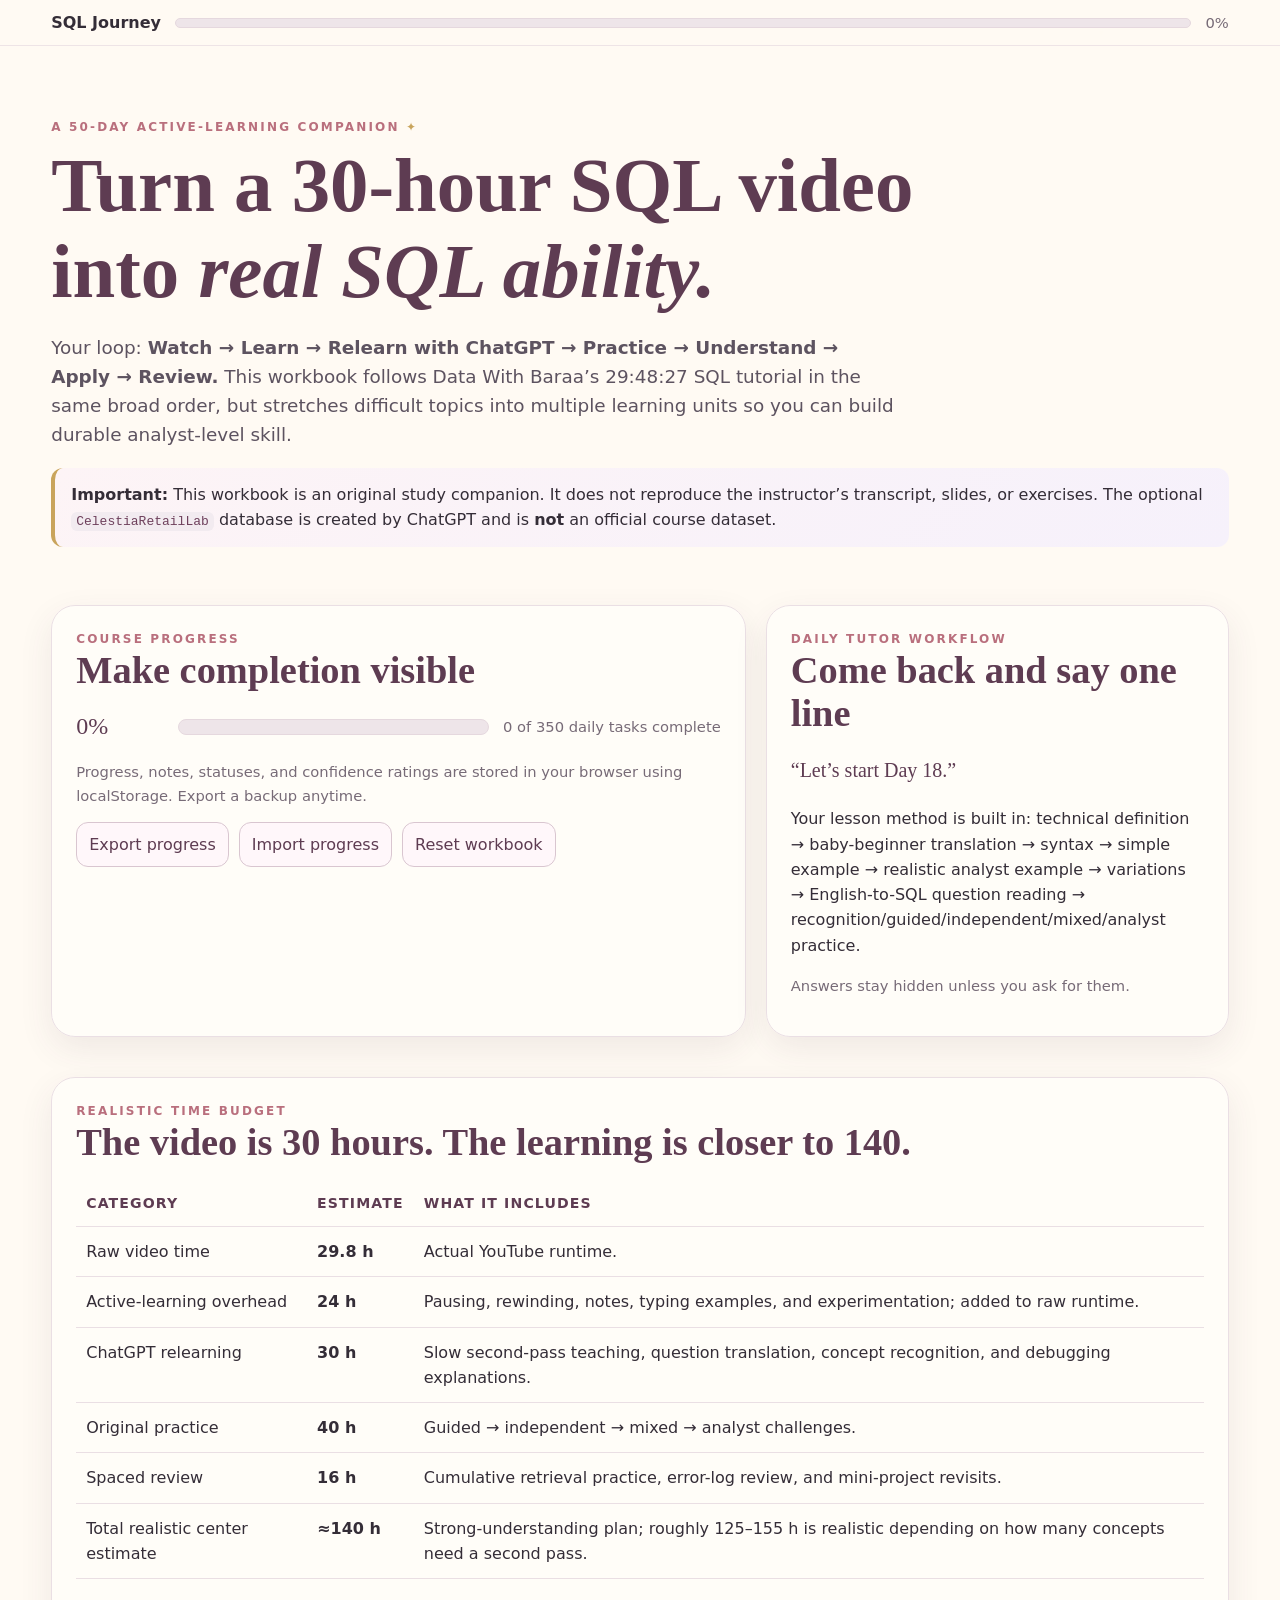
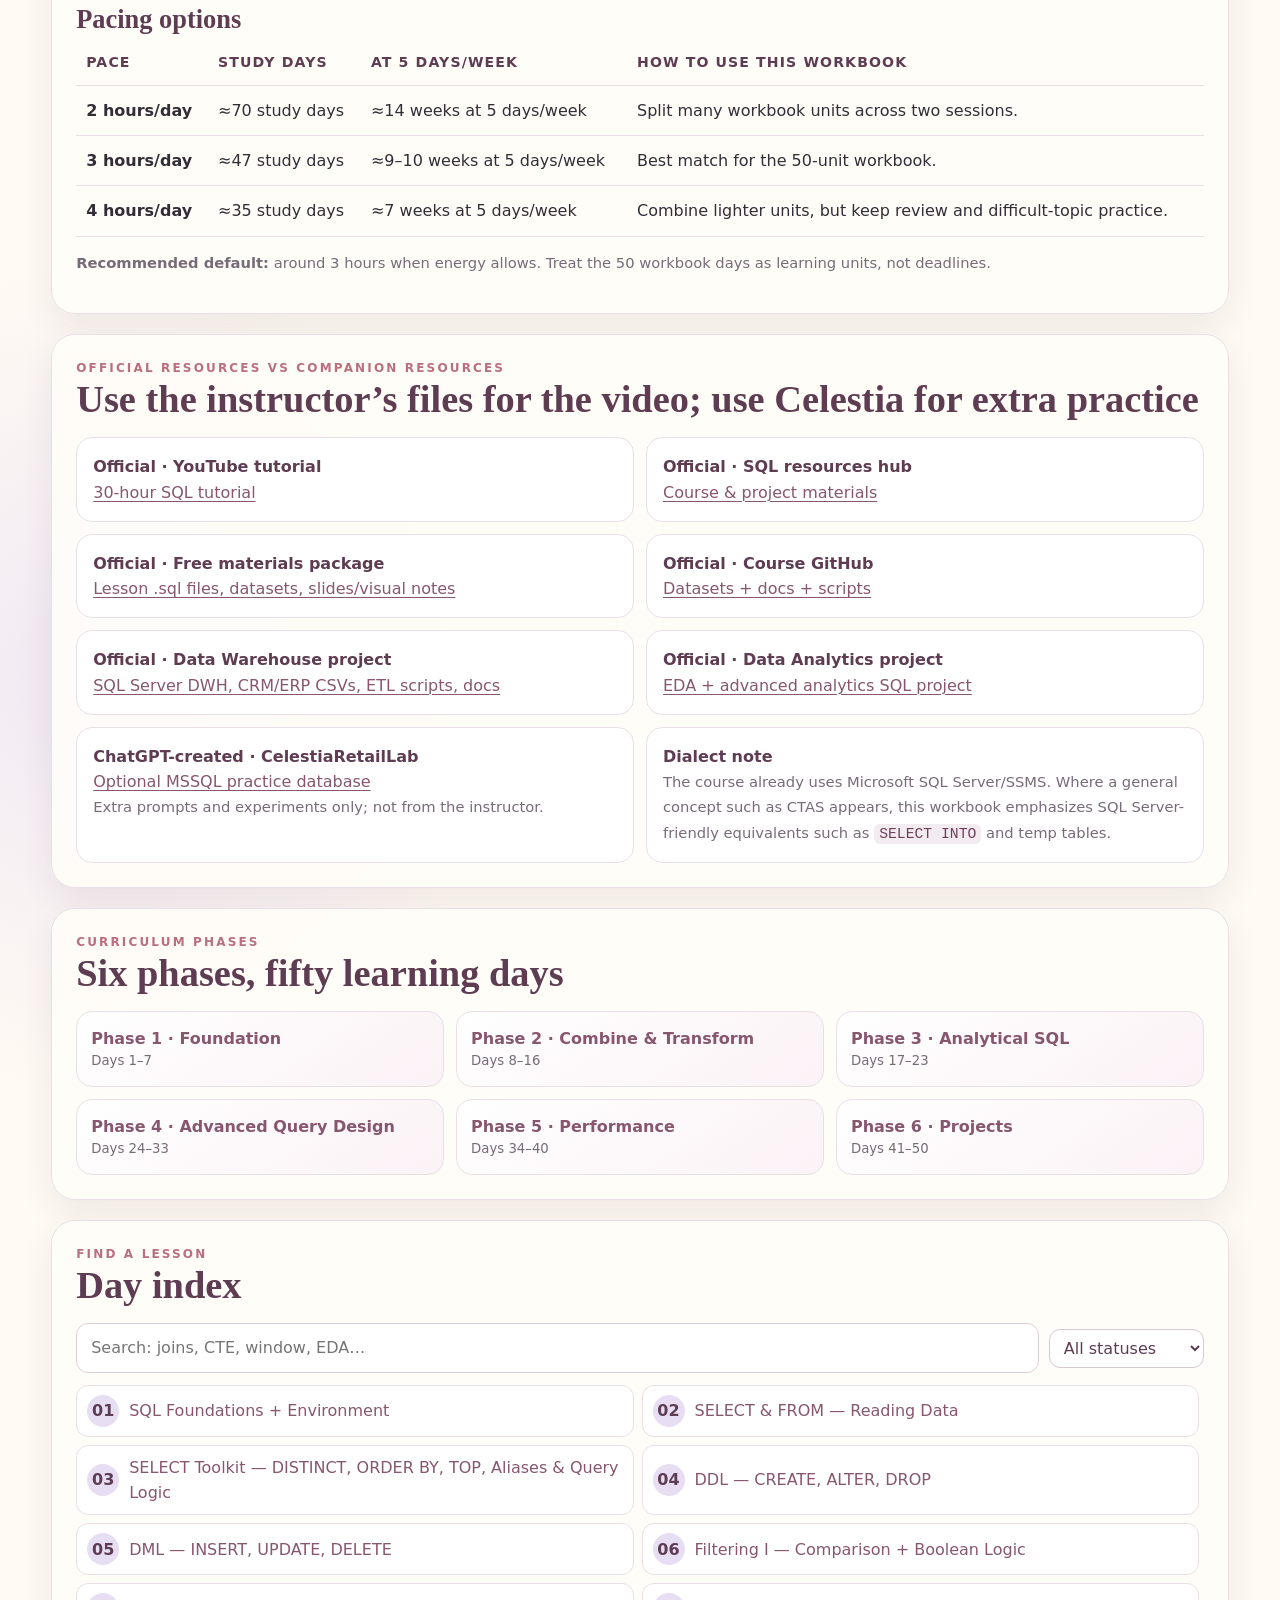
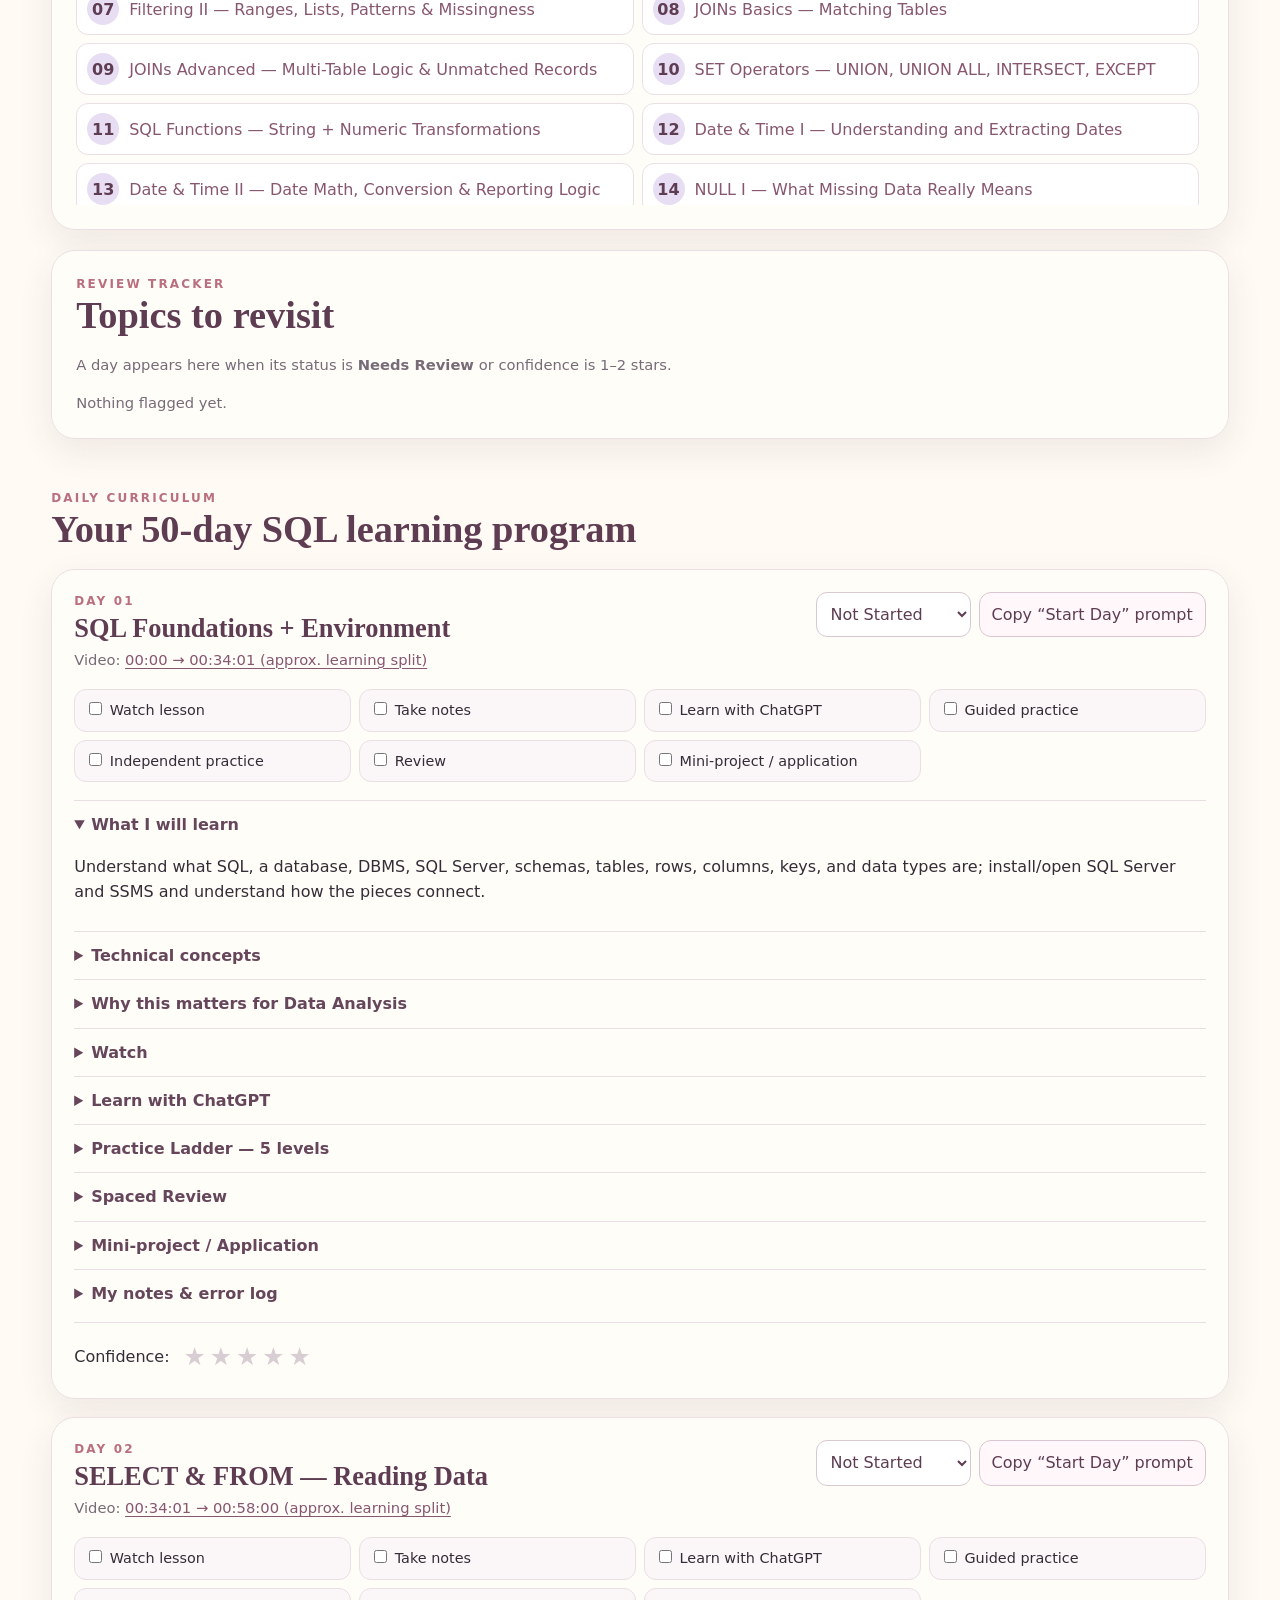
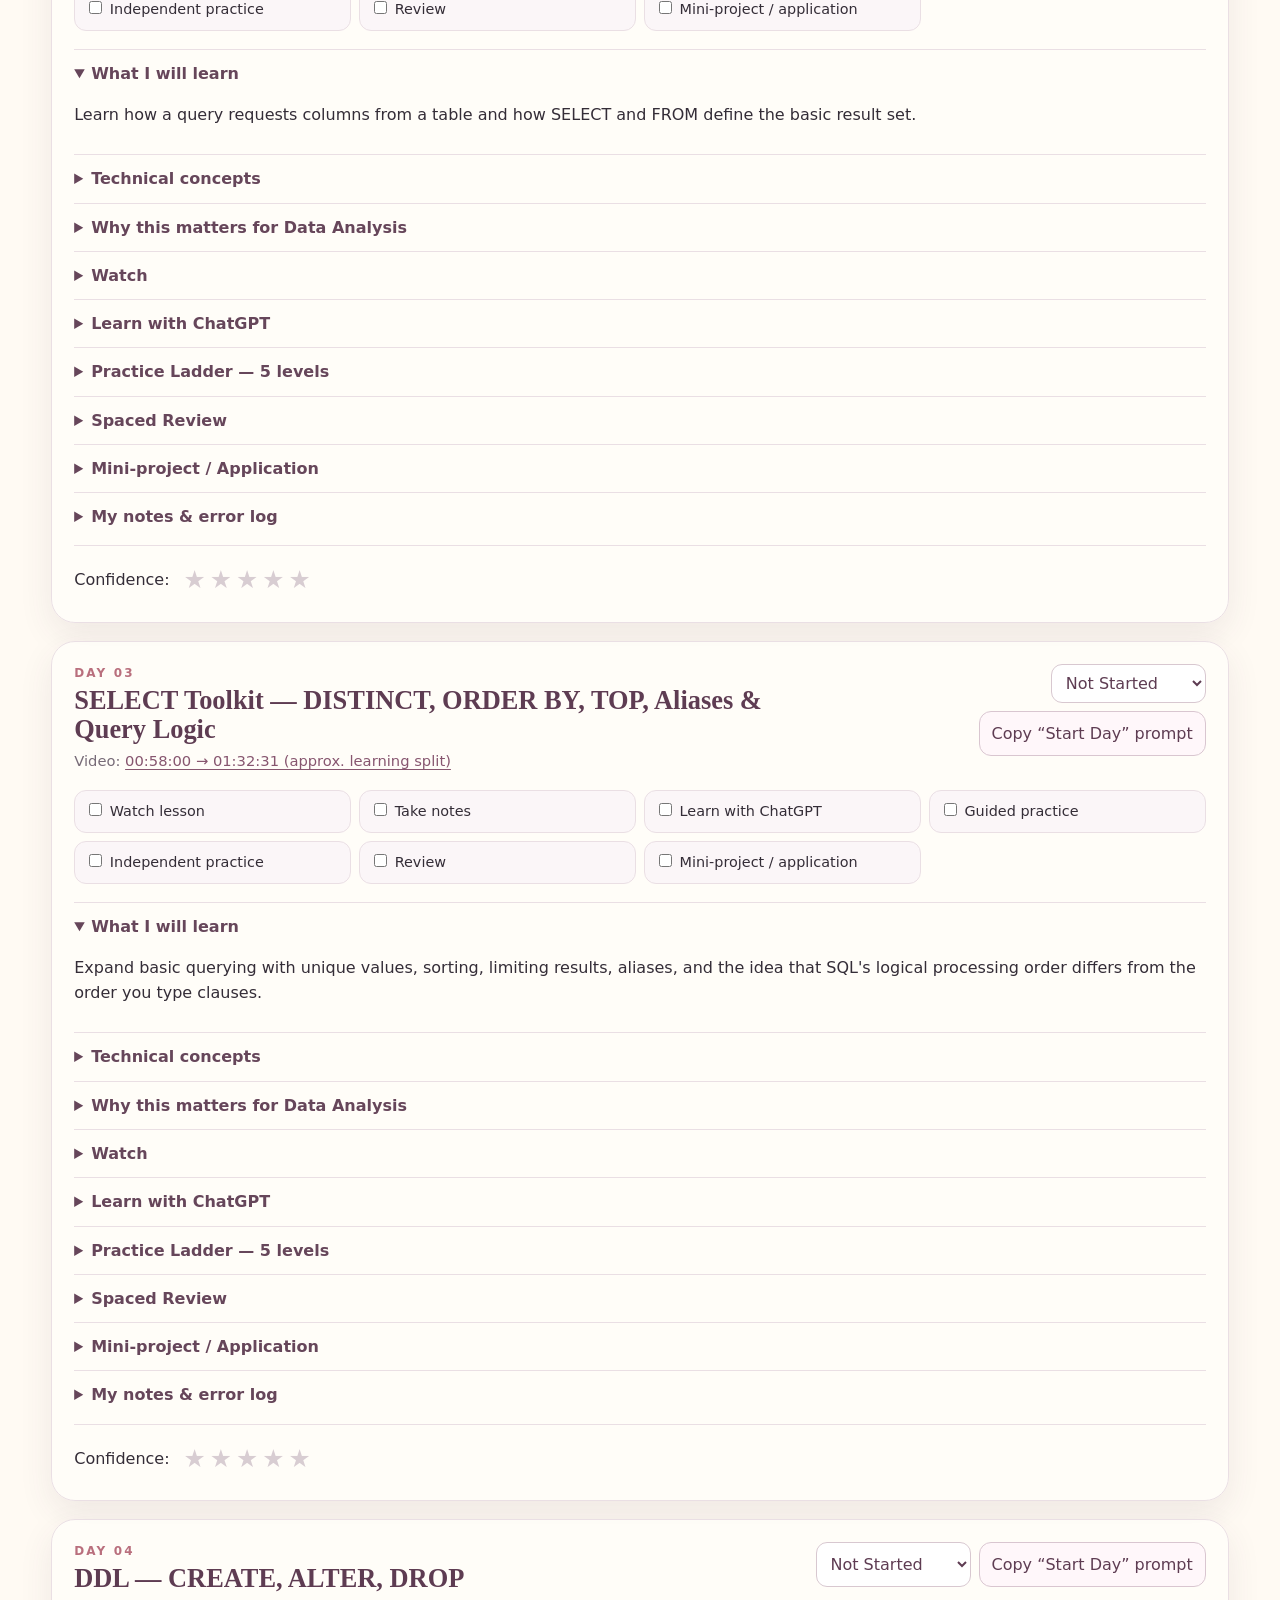
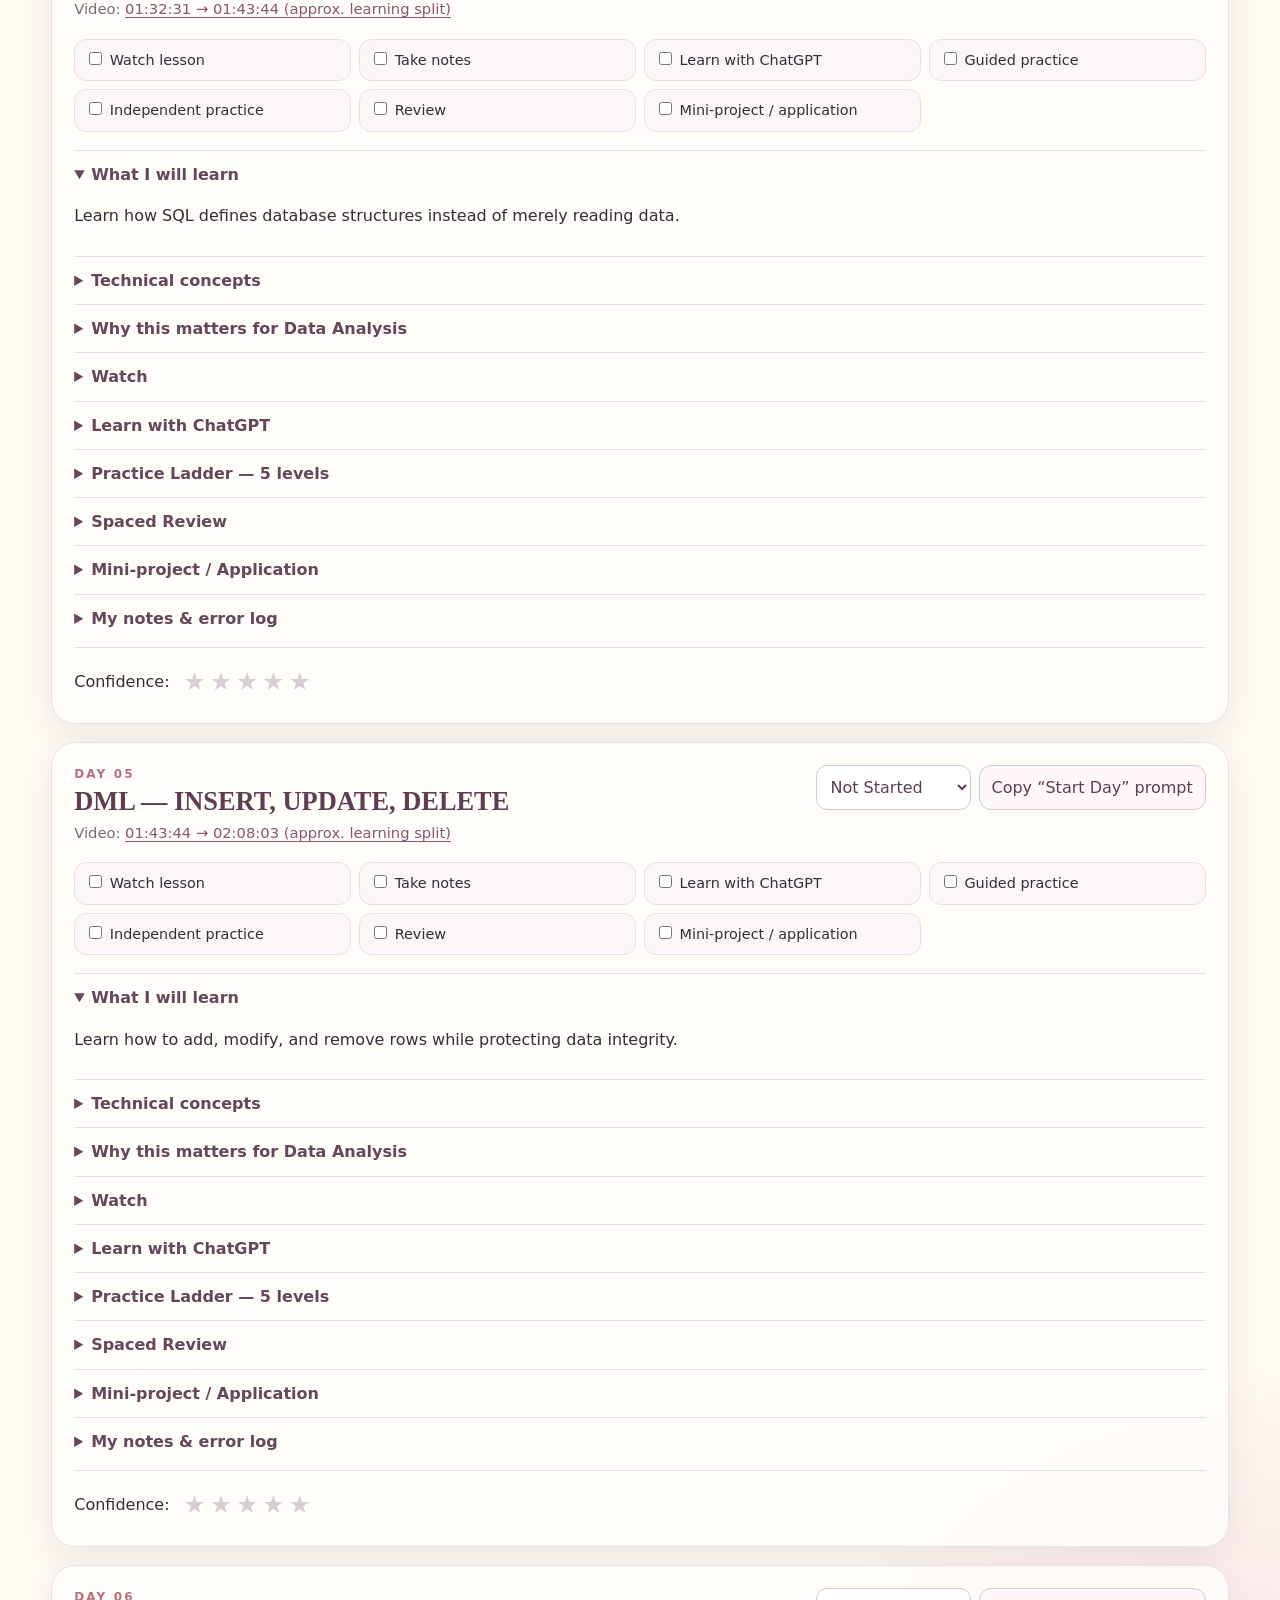
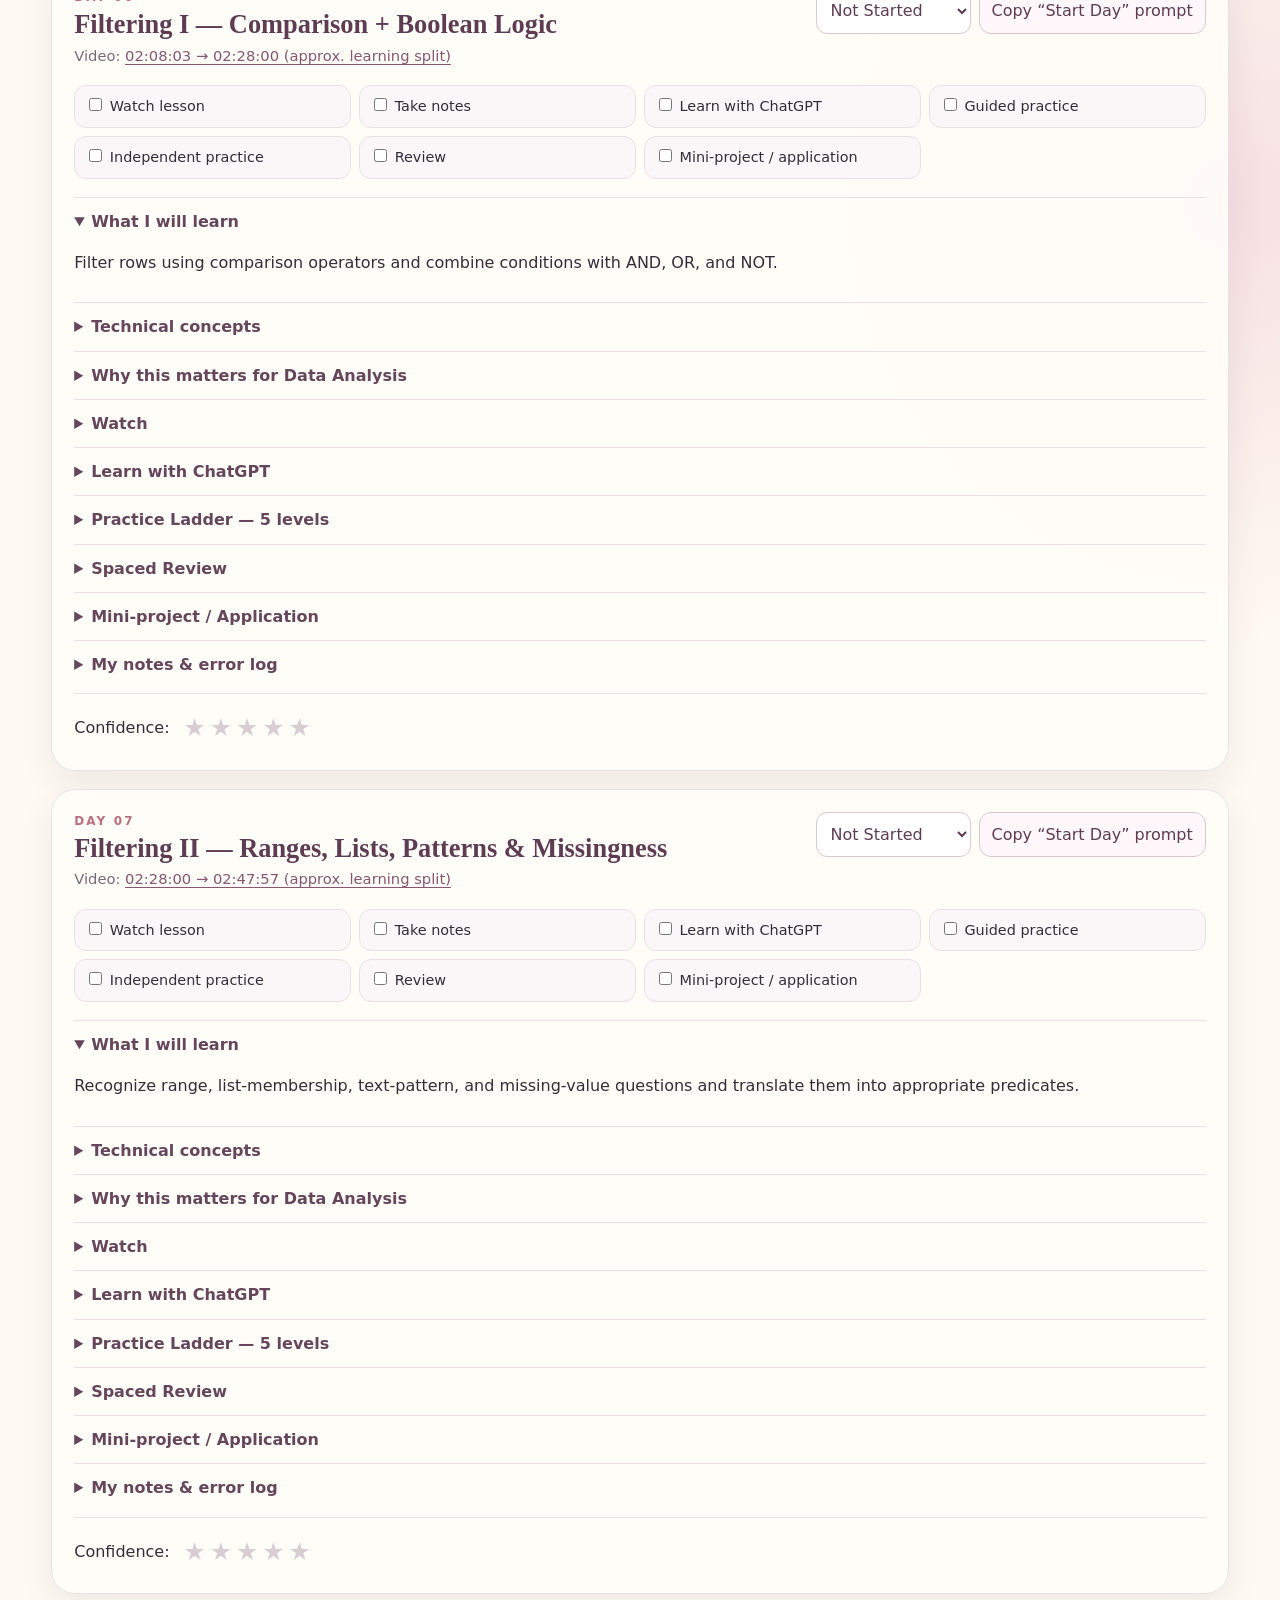
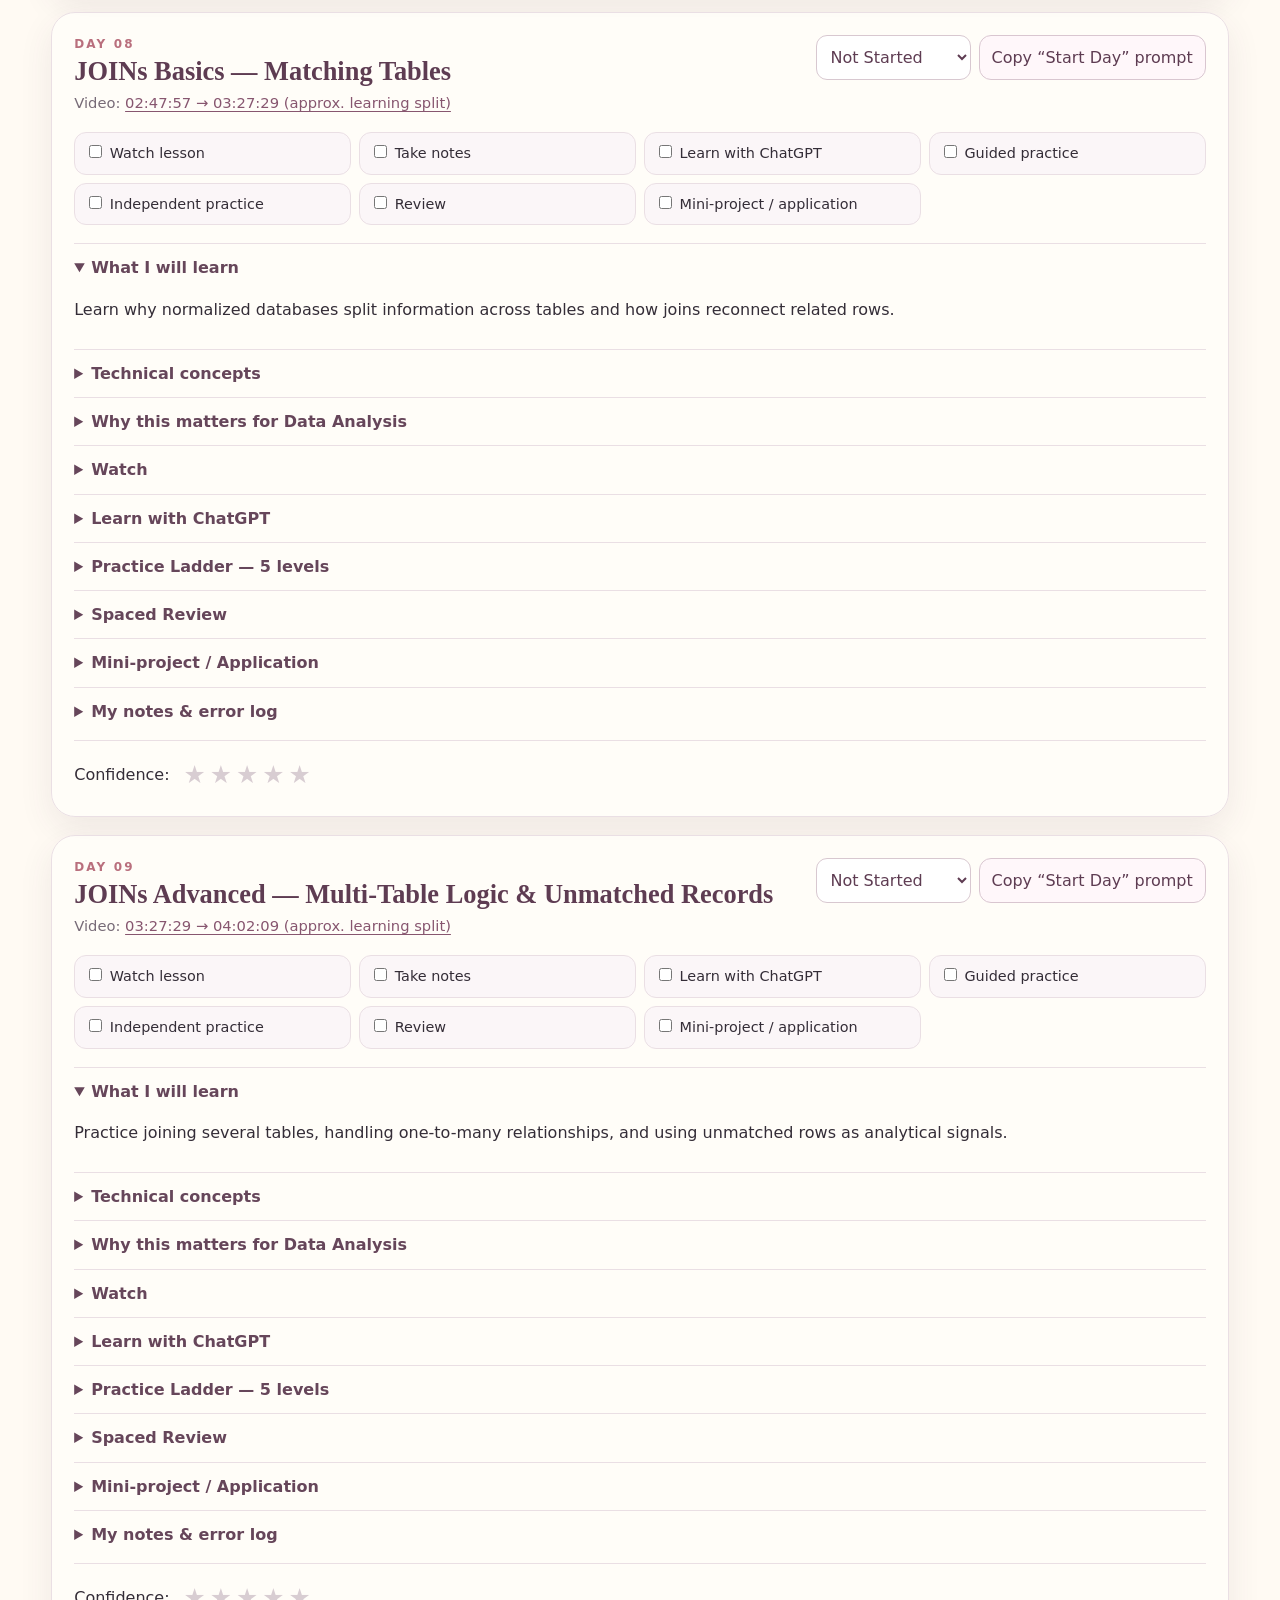
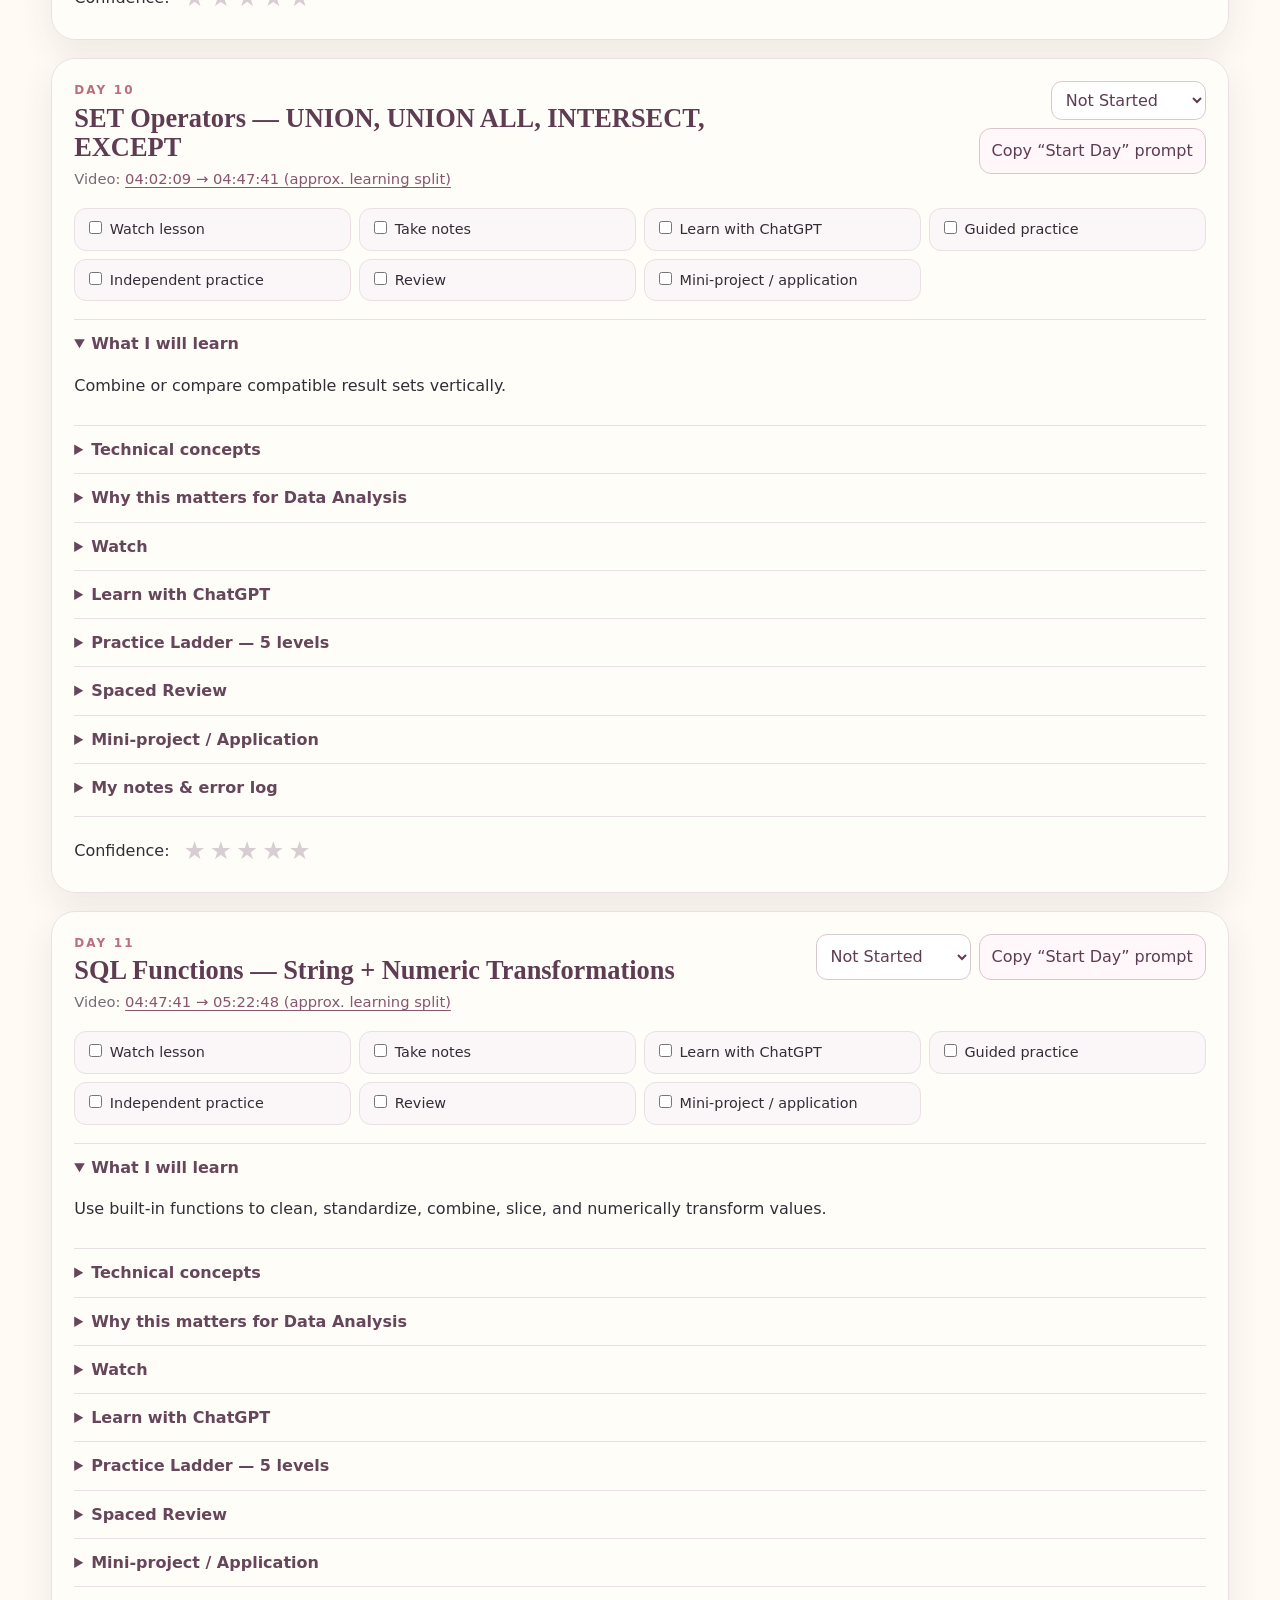
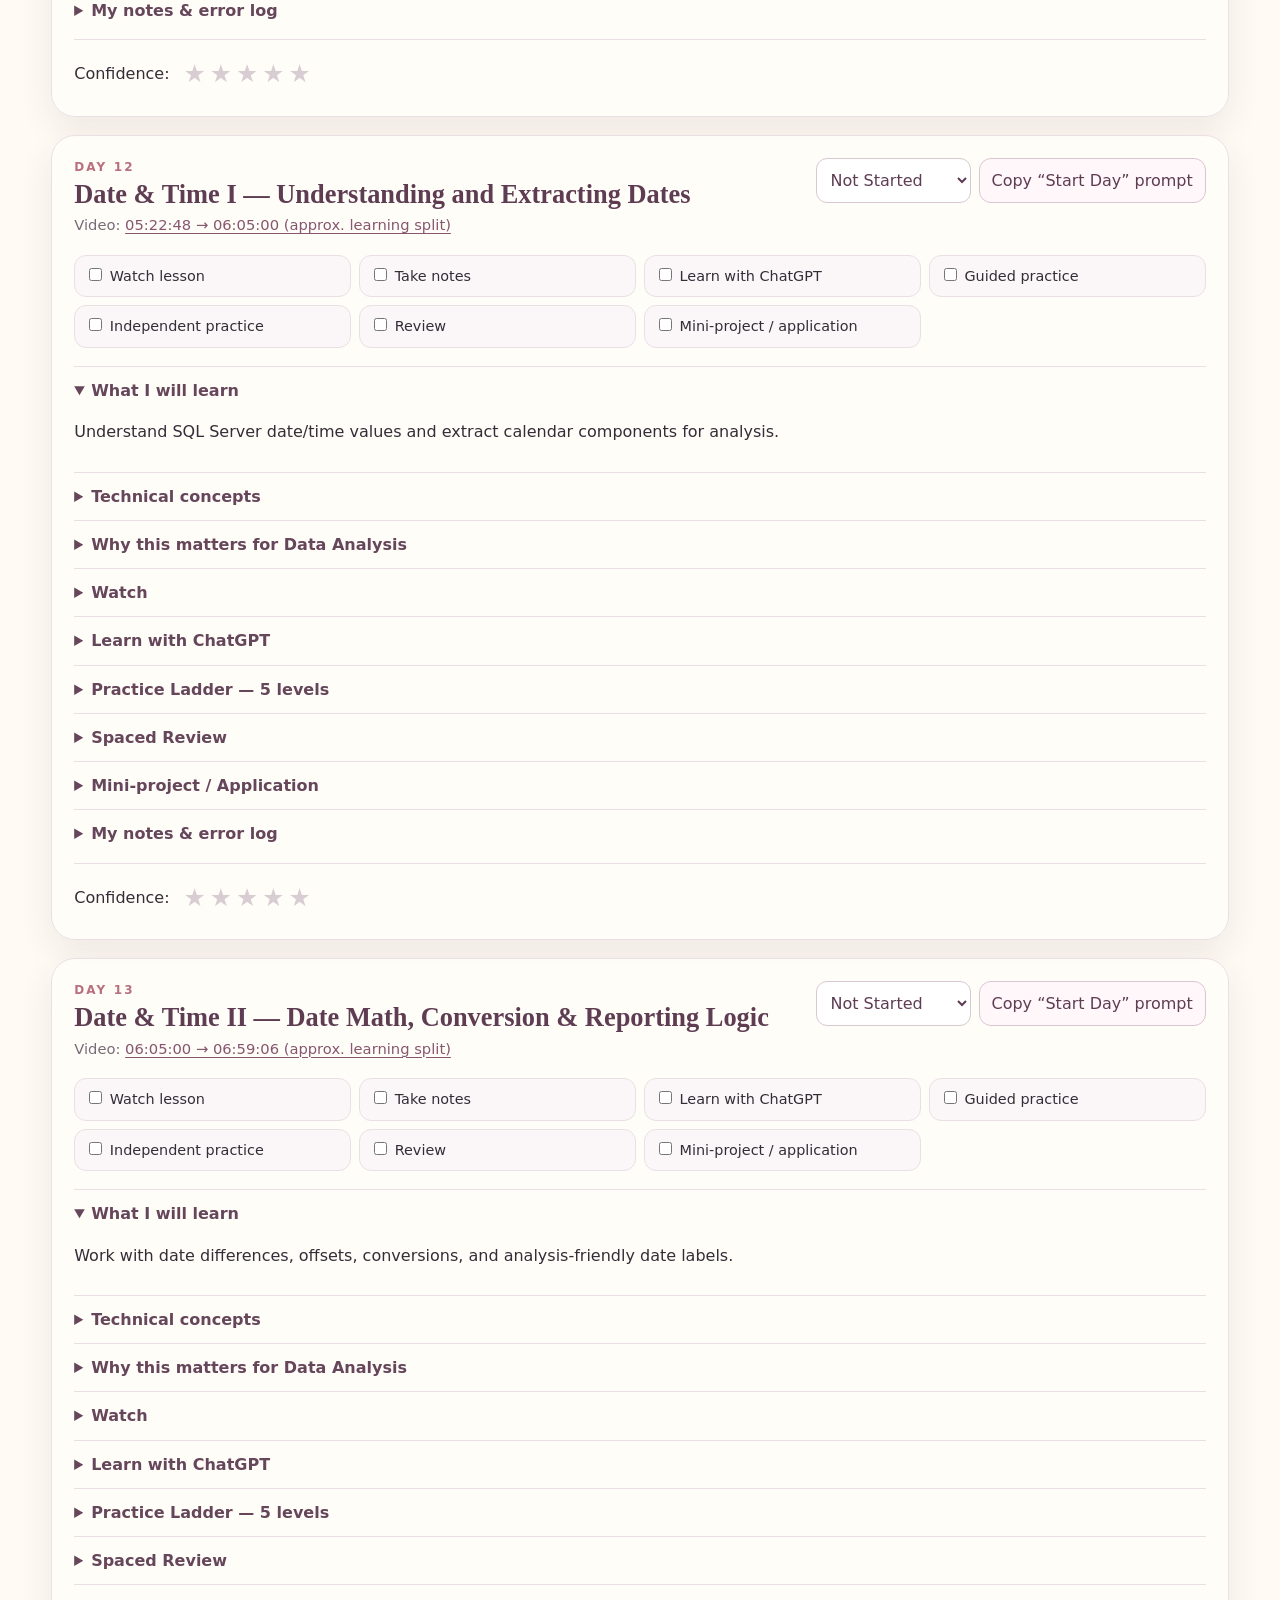
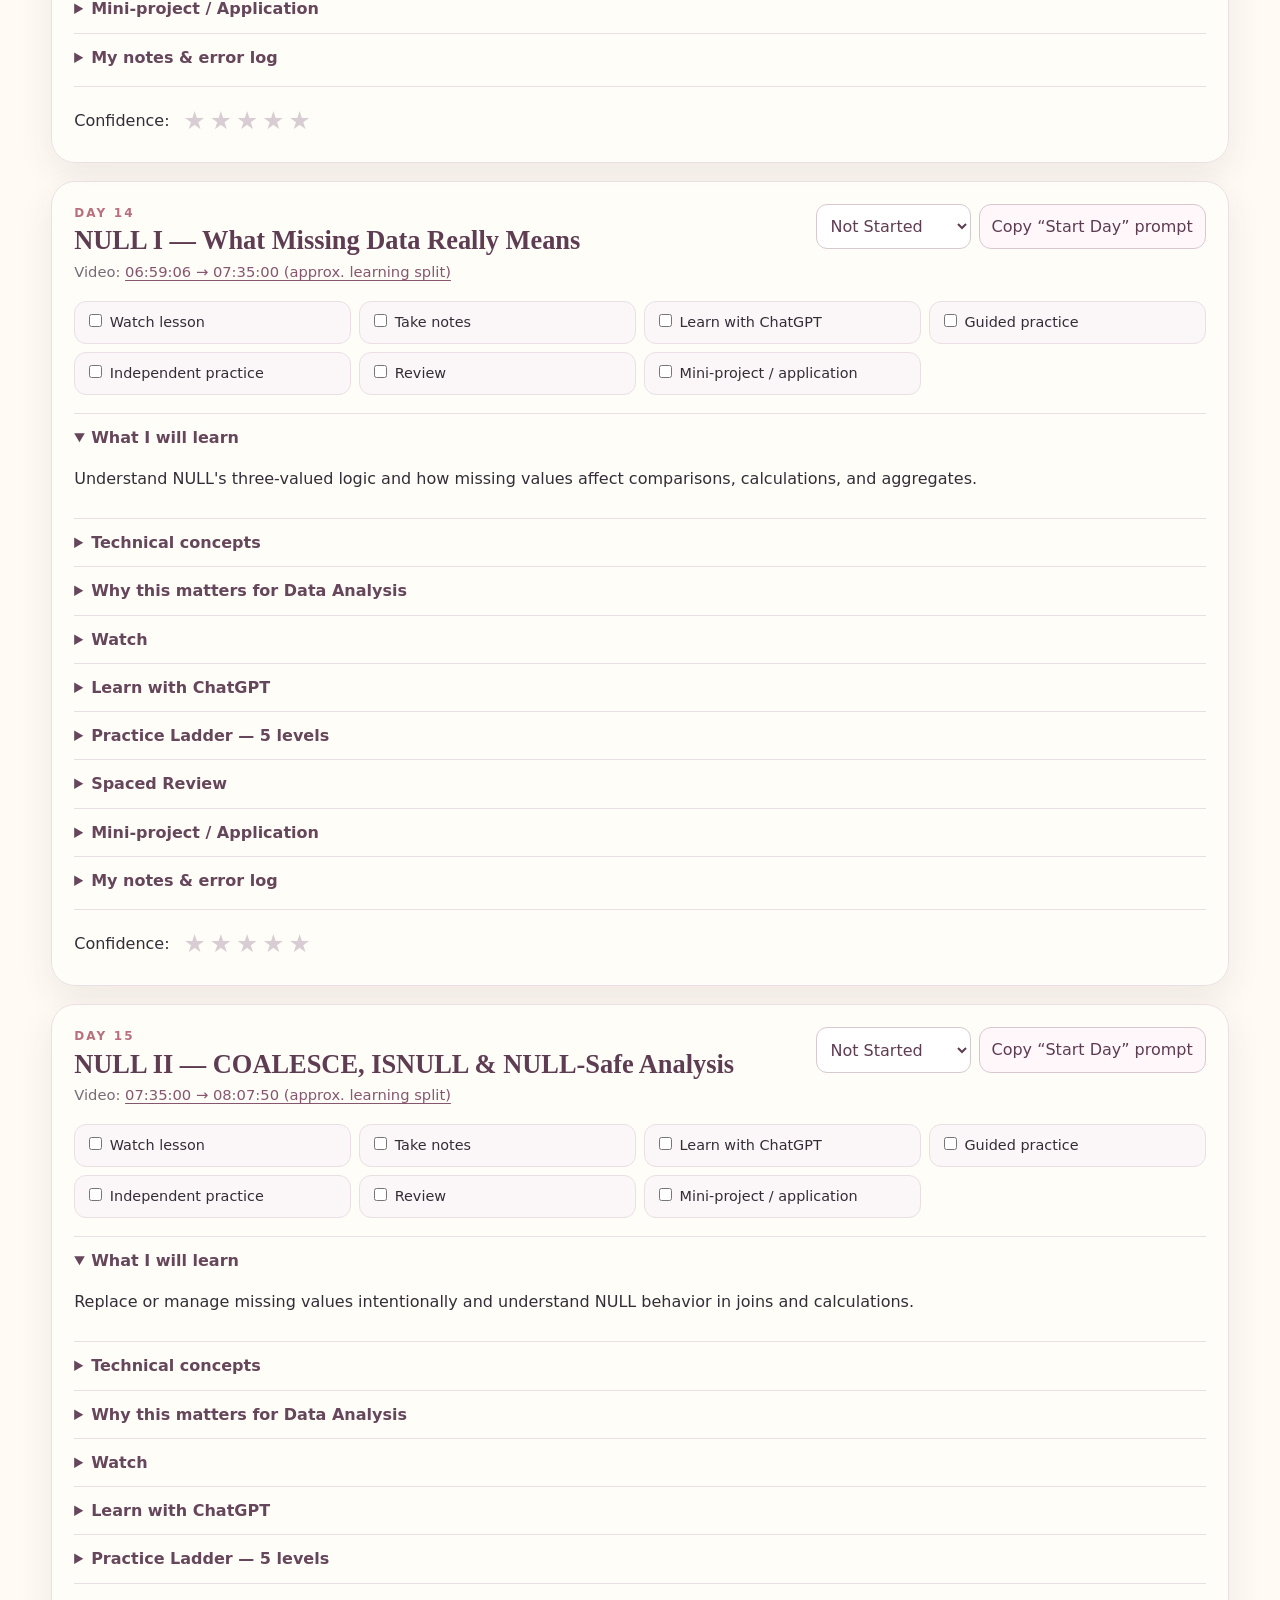
<file: project/uploads/files-1791632011880-uulg.html>
<!doctype html>
<html lang="en"><head><meta charset="utf-8"><meta name="viewport" content="width=device-width,initial-scale=1">
<title>30-Hour SQL Tutorial → Complete SQL Learning Program</title>
<style>
:root{--cream:#fffaf3;--paper:#fffdf9;--blush:#f3d7dc;--rose:#b96f7d;--deep:#5e3c52;--mauve:#8c6b86;--lav:#e8def3;--gold:#c9a45c;--ink:#342d37;--muted:#776b77;--line:#eadfe4;--shadow:0 12px 34px rgba(81,55,73,.09)}
*{box-sizing:border-box}html{scroll-behavior:smooth}body{margin:0;background:radial-gradient(circle at 8% 5%,rgba(232,222,243,.65),transparent 26rem),radial-gradient(circle at 96% 18%,rgba(243,215,220,.75),transparent 28rem),var(--cream);color:var(--ink);font-family:Inter,ui-sans-serif,system-ui,-apple-system,"Segoe UI",sans-serif;line-height:1.58}
body:before{content:"✦ · ☾ · ✧";position:fixed;right:2rem;top:1rem;color:rgba(185,111,125,.26);letter-spacing:.5rem;font-size:1.15rem;pointer-events:none;z-index:-1}a{color:#87566f;text-decoration-thickness:1px;text-underline-offset:3px}
.wrap{width:min(1180px,92vw);margin:auto}.hero{padding:72px 0 38px}.eyebrow{font-size:.75rem;letter-spacing:.18em;text-transform:uppercase;color:var(--rose);font-weight:800}
h1,h2,h3{font-family:Georgia,"Times New Roman",serif;color:var(--deep);line-height:1.12}h1{font-size:clamp(2.5rem,6vw,5.4rem);margin:.35rem 0 1rem;max-width:1000px}h2{font-size:clamp(1.8rem,3vw,3rem);margin:0 0 1rem}h3{font-size:1.65rem;margin:.2rem 0 .25rem}.lede{font-size:1.15rem;max-width:850px;color:#5d5360}.spark{color:var(--gold)}
.panel,.day-card{background:rgba(255,253,249,.9);border:1px solid var(--line);box-shadow:var(--shadow);border-radius:24px}.panel{padding:24px;margin:20px 0}.top-grid{display:grid;grid-template-columns:1.2fr .8fr;gap:20px}@media(max-width:850px){.top-grid{grid-template-columns:1fr}}
.progress-shell{height:16px;background:#eee5e9;border-radius:999px;overflow:hidden;border:1px solid #e5d8de}.progress-bar{height:100%;width:0;background:linear-gradient(90deg,var(--rose),var(--mauve),var(--gold));transition:width .25s}.progress-row{display:flex;align-items:center;gap:14px;flex-wrap:wrap}.progress-number{font-family:Georgia,serif;font-size:1.5rem;color:var(--deep);min-width:88px}.small{color:var(--muted);font-size:.92rem}
.phase-nav{display:grid;grid-template-columns:repeat(3,1fr);gap:12px}@media(max-width:800px){.phase-nav{grid-template-columns:1fr 1fr}}.phase-link{display:flex;flex-direction:column;text-decoration:none;background:linear-gradient(145deg,#fff,#fbf2f6);border:1px solid var(--line);padding:14px;border-radius:16px}.phase-link span{font-size:.83rem;color:var(--muted)}
.tools{display:flex;gap:10px;flex-wrap:wrap;align-items:center}button,.btn,select,input[type="search"]{font:inherit}button,.btn{border:1px solid #d9c6d0;background:#fff7fa;color:var(--deep);padding:9px 12px;border-radius:12px;cursor:pointer}button:hover,.btn:hover{border-color:var(--rose);background:#fff}.btn{display:inline-block;text-decoration:none}.search{flex:1;min-width:220px;border:1px solid #decfd6;background:white;padding:11px 14px;border-radius:12px;color:var(--ink)}
table{width:100%;border-collapse:collapse}th,td{padding:12px 10px;text-align:left;border-bottom:1px solid var(--line);vertical-align:top}th{color:var(--deep);font-size:.88rem;text-transform:uppercase;letter-spacing:.08em}
.resource-grid{display:grid;grid-template-columns:repeat(2,1fr);gap:12px}@media(max-width:700px){.resource-grid{grid-template-columns:1fr}}.resource{padding:16px;border:1px solid var(--line);border-radius:16px;background:#fff}.resource strong{color:var(--deep)}.notice{background:linear-gradient(135deg,#fdf4f6,#f6f1fb);border-left:4px solid var(--gold);padding:14px 16px;border-radius:12px}
.day-index{display:grid;grid-template-columns:repeat(2,1fr);gap:8px;max-height:420px;overflow:auto;padding-right:5px}@media(max-width:700px){.day-index{grid-template-columns:1fr}}.day-index a{text-decoration:none;border:1px solid var(--line);border-radius:12px;padding:9px 10px;background:#fff;display:flex;gap:10px;align-items:center}.day-index span{display:inline-grid;place-items:center;width:32px;height:32px;border-radius:50%;background:var(--lav);font-weight:800;color:var(--deep);flex:none}
.curriculum{padding:30px 0 80px}.day-card{padding:22px;margin:18px 0;scroll-margin-top:15px}.day-head{display:flex;justify-content:space-between;gap:18px;align-items:flex-start}@media(max-width:760px){.day-head{flex-direction:column}}.video-range{margin:.25rem 0 0;color:var(--muted);font-size:.92rem}.day-controls{display:flex;gap:8px;flex-wrap:wrap;justify-content:flex-end}.status{border:1px solid #d8c8d0;border-radius:11px;padding:8px 10px;background:white;color:var(--deep)}
.task-grid{display:grid;grid-template-columns:repeat(4,1fr);gap:8px;margin:18px 0}@media(max-width:850px){.task-grid{grid-template-columns:repeat(2,1fr)}}.task-grid label{background:#fbf6f8;border:1px solid var(--line);border-radius:12px;padding:9px 10px;font-size:.9rem}.task-grid input{accent-color:var(--rose)}
details{border-top:1px solid var(--line);padding:11px 0}summary{cursor:pointer;font-weight:800;color:#66465a}.chips{display:flex;gap:7px;flex-wrap:wrap;margin-top:8px}.chip{font-size:.82rem;border:1px solid #dfd0da;background:#f8f2fb;padding:5px 9px;border-radius:999px;color:#654d66}.practice-levels{padding-left:1.4rem}.practice-levels li{margin:.65rem 0}.prompt-box{background:#faf5fb;border:1px dashed #ceb8ce;padding:14px;border-radius:14px}.copy-inline{font-size:.85rem;padding:7px 9px}
.notes-grid{display:grid;grid-template-columns:1fr 1fr;gap:10px}.notes-grid .wide{grid-column:1/-1}@media(max-width:700px){.notes-grid{grid-template-columns:1fr}.notes-grid .wide{grid-column:auto}}.notes-grid label{font-size:.88rem;font-weight:700;color:#6f5868}textarea{width:100%;min-height:100px;margin-top:6px;border:1px solid #dfd3d9;border-radius:12px;padding:10px;background:#fffdfd;color:var(--ink);resize:vertical;font:inherit;font-weight:400}
.confidence{display:flex;gap:12px;align-items:center;flex-wrap:wrap;border-top:1px solid var(--line);padding-top:14px;margin-top:5px}.stars button{border:0;background:transparent;padding:0 2px;font-size:1.55rem;color:#d8cdd2}.stars button.active{color:var(--gold)}.confidence-text{color:var(--muted);font-size:.9rem}.review-list{display:grid;gap:8px}.review-item{display:flex;justify-content:space-between;gap:10px;padding:10px 12px;border:1px solid var(--line);border-radius:12px;background:white}.footer{padding:24px 0 60px;color:var(--muted);text-align:center}.kicker{font-family:Georgia,serif;font-size:1.25rem;color:var(--deep)}.hidden{display:none!important}code{background:#f2ebf0;padding:2px 5px;border-radius:6px;color:#6e405c}
.sticky{position:sticky;top:0;z-index:20;background:rgba(255,250,243,.94);backdrop-filter:blur(10px);border-bottom:1px solid rgba(234,223,228,.8)}.sticky-inner{width:min(1180px,92vw);margin:auto;display:flex;align-items:center;gap:14px;padding:10px 0}.sticky .progress-shell{flex:1;height:10px}
@media print{.sticky,.tools,.copy-prompt,.copy-inline{display:none}body{background:white}.day-card,.panel{box-shadow:none;break-inside:avoid}}
</style></head><body>
<div class="sticky"><div class="sticky-inner"><strong>SQL Journey</strong><div class="progress-shell"><div class="progress-bar global-progress"></div></div><span class="global-label small">0%</span></div></div>
<header class="hero"><div class="wrap"><div class="eyebrow">A 50-day active-learning companion <span class="spark">✦</span></div><h1>Turn a 30-hour SQL video into <em>real SQL ability.</em></h1><p class="lede">Your loop: <strong>Watch → Learn → Relearn with ChatGPT → Practice → Understand → Apply → Review.</strong> This workbook follows Data With Baraa’s 29:48:27 SQL tutorial in the same broad order, but stretches difficult topics into multiple learning units so you can build durable analyst-level skill.</p><div class="notice"><strong>Important:</strong> This workbook is an original study companion. It does not reproduce the instructor’s transcript, slides, or exercises. The optional <code>CelestiaRetailLab</code> database is created by ChatGPT and is <strong>not</strong> an official course dataset.</div></div></header>
<main class="wrap">
<section class="top-grid">
<div class="panel"><div class="eyebrow">Course progress</div><h2>Make completion visible</h2><div class="progress-row"><div class="progress-number"><span id="progressPct">0%</span></div><div style="flex:1;min-width:220px"><div class="progress-shell"><div id="progressBar" class="progress-bar"></div></div></div><div class="small" id="progressText">0 of 350 daily tasks complete</div></div><p class="small">Progress, notes, statuses, and confidence ratings are stored in your browser using localStorage. Export a backup anytime.</p><div class="tools"><button id="exportBtn">Export progress</button><label class="btn" for="importFile">Import progress</label><input id="importFile" type="file" accept=".json" hidden><button id="resetBtn">Reset workbook</button></div></div>
<div class="panel"><div class="eyebrow">Daily tutor workflow</div><h2>Come back and say one line</h2><p class="kicker">“Let’s start Day 18.”</p><p>Your lesson method is built in: technical definition → baby-beginner translation → syntax → simple example → realistic analyst example → variations → English-to-SQL question reading → recognition/guided/independent/mixed/analyst practice.</p><p class="small">Answers stay hidden unless you ask for them.</p></div>
</section>
<section class="panel"><div class="eyebrow">Realistic time budget</div><h2>The video is 30 hours. The learning is closer to 140.</h2><table><thead><tr><th>Category</th><th>Estimate</th><th>What it includes</th></tr></thead><tbody><tr><td>Raw video time</td><td><strong>29.8 h</strong></td><td>Actual YouTube runtime.</td></tr><tr><td>Active-learning overhead</td><td><strong>24 h</strong></td><td>Pausing, rewinding, notes, typing examples, and experimentation; added to raw runtime.</td></tr><tr><td>ChatGPT relearning</td><td><strong>30 h</strong></td><td>Slow second-pass teaching, question translation, concept recognition, and debugging explanations.</td></tr><tr><td>Original practice</td><td><strong>40 h</strong></td><td>Guided → independent → mixed → analyst challenges.</td></tr><tr><td>Spaced review</td><td><strong>16 h</strong></td><td>Cumulative retrieval practice, error-log review, and mini-project revisits.</td></tr><tr><td>Total realistic center estimate</td><td><strong>≈140 h</strong></td><td>Strong-understanding plan; roughly 125–155 h is realistic depending on how many concepts need a second pass.</td></tr></tbody></table><h3 style="margin-top:26px">Pacing options</h3><table><thead><tr><th>Pace</th><th>Study days</th><th>At 5 days/week</th><th>How to use this workbook</th></tr></thead><tbody><tr><td><strong>2 hours/day</strong></td><td>≈70 study days</td><td>≈14 weeks at 5 days/week</td><td>Split many workbook units across two sessions.</td></tr><tr><td><strong>3 hours/day</strong></td><td>≈47 study days</td><td>≈9–10 weeks at 5 days/week</td><td>Best match for the 50-unit workbook.</td></tr><tr><td><strong>4 hours/day</strong></td><td>≈35 study days</td><td>≈7 weeks at 5 days/week</td><td>Combine lighter units, but keep review and difficult-topic practice.</td></tr></tbody></table><p class="small"><strong>Recommended default:</strong> around 3 hours when energy allows. Treat the 50 workbook days as learning units, not deadlines.</p></section>
<section class="panel"><div class="eyebrow">Official resources vs companion resources</div><h2>Use the instructor’s files for the video; use Celestia for extra practice</h2><div class="resource-grid">
<div class="resource"><strong>Official · YouTube tutorial</strong><br><a href="https://youtu.be/SSKVgrwhzus" target="_blank">30-hour SQL tutorial</a></div>
<div class="resource"><strong>Official · SQL resources hub</strong><br><a href="https://www.datawithbaraa.com/wiki/sql" target="_blank">Course & project materials</a></div>
<div class="resource"><strong>Official · Free materials package</strong><br><a href="https://academy.datawithbaraa.com/l/digital_download/930511/sql-course-materials" target="_blank">Lesson .sql files, datasets, slides/visual notes</a></div>
<div class="resource"><strong>Official · Course GitHub</strong><br><a href="https://github.com/DataWithBaraa/sql-ultimate-course" target="_blank">Datasets + docs + scripts</a></div>
<div class="resource"><strong>Official · Data Warehouse project</strong><br><a href="https://github.com/DataWithBaraa/sql-data-warehouse-project" target="_blank">SQL Server DWH, CRM/ERP CSVs, ETL scripts, docs</a></div>
<div class="resource"><strong>Official · Data Analytics project</strong><br><a href="https://github.com/DataWithBaraa/sql-data-analytics-project" target="_blank">EDA + advanced analytics SQL project</a></div>
<div class="resource"><strong>ChatGPT-created · CelestiaRetailLab</strong><br><a href="CelestiaRetailLab_MSSQL_Practice_Database.sql">Optional MSSQL practice database</a><br><span class="small">Extra prompts and experiments only; not from the instructor.</span></div>
<div class="resource"><strong>Dialect note</strong><br><span class="small">The course already uses Microsoft SQL Server/SSMS. Where a general concept such as CTAS appears, this workbook emphasizes SQL Server-friendly equivalents such as <code>SELECT INTO</code> and temp tables.</span></div>
</div></section>
<section class="panel"><div class="eyebrow">Curriculum phases</div><h2>Six phases, fifty learning days</h2><div class="phase-nav"><a href="#day-1" class="phase-link"><strong>Phase 1 · Foundation</strong><span>Days 1–7</span></a><a href="#day-8" class="phase-link"><strong>Phase 2 · Combine &amp; Transform</strong><span>Days 8–16</span></a><a href="#day-17" class="phase-link"><strong>Phase 3 · Analytical SQL</strong><span>Days 17–23</span></a><a href="#day-24" class="phase-link"><strong>Phase 4 · Advanced Query Design</strong><span>Days 24–33</span></a><a href="#day-34" class="phase-link"><strong>Phase 5 · Performance</strong><span>Days 34–40</span></a><a href="#day-41" class="phase-link"><strong>Phase 6 · Projects</strong><span>Days 41–50</span></a></div></section>
<section class="panel"><div class="eyebrow">Find a lesson</div><h2>Day index</h2><div class="tools" style="margin-bottom:12px"><input id="searchDays" class="search" type="search" placeholder="Search: joins, CTE, window, EDA…"><select id="statusFilter" class="status"><option value="">All statuses</option><option>Not Started</option><option>Learning</option><option>Practicing</option><option>Needs Review</option><option>Confident</option></select></div><div class="day-index"><a href="#day-1"><span>01</span>SQL Foundations + Environment</a><a href="#day-2"><span>02</span>SELECT &amp; FROM — Reading Data</a><a href="#day-3"><span>03</span>SELECT Toolkit — DISTINCT, ORDER BY, TOP, Aliases &amp; Query Logic</a><a href="#day-4"><span>04</span>DDL — CREATE, ALTER, DROP</a><a href="#day-5"><span>05</span>DML — INSERT, UPDATE, DELETE</a><a href="#day-6"><span>06</span>Filtering I — Comparison + Boolean Logic</a><a href="#day-7"><span>07</span>Filtering II — Ranges, Lists, Patterns &amp; Missingness</a><a href="#day-8"><span>08</span>JOINs Basics — Matching Tables</a><a href="#day-9"><span>09</span>JOINs Advanced — Multi-Table Logic &amp; Unmatched Records</a><a href="#day-10"><span>10</span>SET Operators — UNION, UNION ALL, INTERSECT, EXCEPT</a><a href="#day-11"><span>11</span>SQL Functions — String + Numeric Transformations</a><a href="#day-12"><span>12</span>Date &amp; Time I — Understanding and Extracting Dates</a><a href="#day-13"><span>13</span>Date &amp; Time II — Date Math, Conversion &amp; Reporting Logic</a><a href="#day-14"><span>14</span>NULL I — What Missing Data Really Means</a><a href="#day-15"><span>15</span>NULL II — COALESCE, ISNULL &amp; NULL-Safe Analysis</a><a href="#day-16"><span>16</span>CASE + Aggregate Thinking — Turning Data Into Business Groups</a><a href="#day-17"><span>17</span>Window Functions Basics — Keep the Rows, Add Analytics</a><a href="#day-18"><span>18</span>Window Aggregates — COUNT, SUM, AVG, MIN, MAX</a><a href="#day-19"><span>19</span>Window Frames + Running &amp; Moving Calculations</a><a href="#day-20"><span>20</span>Ranking — ROW_NUMBER, RANK, DENSE_RANK</a><a href="#day-21"><span>21</span>Ranking Use Cases + Segmentation Extension</a><a href="#day-22"><span>22</span>Window Value Functions I — LEAD &amp; LAG</a><a href="#day-23"><span>23</span>Window Value Functions II — FIRST/LAST + Retention Patterns</a><a href="#day-24"><span>24</span>Advanced SQL Techniques + Subqueries I</a><a href="#day-25"><span>25</span>Subqueries II — Correlated, EXISTS &amp; Complex Filtering</a><a href="#day-26"><span>26</span>CTEs I — Cleaner Intermediate Results</a><a href="#day-27"><span>27</span>CTEs II — Layering, Multiple CTEs &amp; Advanced Structure</a><a href="#day-28"><span>28</span>Views I — Reusable Virtual Tables</a><a href="#day-29"><span>29</span>Views II — Architecture, Security &amp; View Design</a><a href="#day-30"><span>30</span>CTAS / SELECT INTO + Temp Tables</a><a href="#day-31"><span>31</span>Choosing the Right Advanced Technique</a><a href="#day-32"><span>32</span>Stored Procedures — Reusable Parameterized Workflows</a><a href="#day-33"><span>33</span>Triggers — Automatic Database Reactions</a><a href="#day-34"><span>34</span>Indexes I — Heaps, Clustered &amp; Nonclustered Indexes</a><a href="#day-35"><span>35</span>Indexes II — Composite/Covering Design &amp; Tradeoffs</a><a href="#day-36"><span>36</span>Execution Plans — How SQL Server Chooses a Strategy</a><a href="#day-37"><span>37</span>Table Partitioning — Splitting Very Large Tables</a><a href="#day-38"><span>38</span>Performance Best Practices I — Fetching, Filtering &amp; SARGability</a><a href="#day-39"><span>39</span>Performance Best Practices II — JOINs, Aggregations &amp; Tuning Review</a><a href="#day-40"><span>40</span>AI + SQL — Use AI Without Losing Your SQL Brain</a><a href="#day-41"><span>41</span>Data Warehouse Project I — Architecture &amp; Requirements</a><a href="#day-42"><span>42</span>Data Warehouse Project II — Initialization, Naming &amp; Project Structure</a><a href="#day-43"><span>43</span>Data Warehouse Project III — Bronze Layer</a><a href="#day-44"><span>44</span>Data Warehouse Project IV — Silver Layer: Cleaning &amp; Standardization</a><a href="#day-45"><span>45</span>Data Warehouse Project V — Silver Layer: Transformation Pipeline</a><a href="#day-46"><span>46</span>Data Warehouse Project VI — Gold Layer &amp; Star Schema</a><a href="#day-47"><span>47</span>EDA Project I — Explore the Database &amp; Measures</a><a href="#day-48"><span>48</span>EDA Project II — Business Exploration &amp; Baseline KPIs</a><a href="#day-49"><span>49</span>Advanced Analytics I — Change Over Time, Cumulative &amp; Performance</a><a href="#day-50"><span>50</span>Advanced Analytics II — Part-to-Whole, Segmentation + Final Capstone</a></div></section>
<section class="panel"><div class="eyebrow">Review tracker</div><h2>Topics to revisit</h2><p class="small">A day appears here when its status is <strong>Needs Review</strong> or confidence is 1–2 stars.</p><div id="reviewList" class="review-list"><span class="small">Nothing flagged yet.</span></div></section>
<section class="curriculum"><div class="eyebrow">Daily curriculum</div><h2>Your 50-day SQL learning program</h2>
<article class="day-card" id="day-1" data-day="1" data-topic="sql foundations + environment">
  <div class="day-head">
    <div><div class="eyebrow">DAY 01</div><h3>SQL Foundations + Environment</h3>
    <p class="video-range">Video: <a href="https://www.youtube.com/watch?v=SSKVgrwhzus&t=0s" target="_blank" rel="noopener">00:00 → 00:34:01 (approx. learning split)</a></p></div>
    <div class="day-controls">
      <select class="status" data-key="day1-status"><option>Not Started</option><option>Learning</option><option>Practicing</option><option>Needs Review</option><option>Confident</option></select>
      <button class="copy-prompt" data-prompt="Let&#x27;s start Day 1. SQL Foundations + Environment">Copy “Start Day” prompt</button>
    </div>
  </div>
  <div class="task-grid"><label><input type="checkbox" class="task" data-key="day1-watch"> Watch lesson</label><label><input type="checkbox" class="task" data-key="day1-notes"> Take notes</label><label><input type="checkbox" class="task" data-key="day1-chatgpt"> Learn with ChatGPT</label><label><input type="checkbox" class="task" data-key="day1-guided"> Guided practice</label><label><input type="checkbox" class="task" data-key="day1-independent"> Independent practice</label><label><input type="checkbox" class="task" data-key="day1-review"> Review</label><label><input type="checkbox" class="task" data-key="day1-project"> Mini-project / application</label></div>
  <details open><summary>What I will learn</summary><p>Understand what SQL, a database, DBMS, SQL Server, schemas, tables, rows, columns, keys, and data types are; install/open SQL Server and SSMS and understand how the pieces connect.</p></details>
  <details><summary>Technical concepts</summary><div class="chips"><span class="chip">SQL</span><span class="chip">DBMS</span><span class="chip">RDBMS</span><span class="chip">SQL Server</span><span class="chip">database</span><span class="chip">schema</span><span class="chip">table</span><span class="chip">row/record</span><span class="chip">column/field</span><span class="chip">primary key</span><span class="chip">data type</span><span class="chip">DDL</span><span class="chip">DML</span><span class="chip">DQL</span></div></details>
  <details><summary>Why this matters for Data Analysis</summary><p>Analysts work inside database systems every day. Knowing the structure prevents SQL from feeling like random commands.</p></details>
  <details><summary>Watch</summary><p>Watch approximately <strong>00:00</strong> to <strong>00:34:01</strong>. Pause whenever the instructor types a query and type it yourself before continuing.</p></details>
  <details><summary>Learn with ChatGPT</summary><div class="prompt-box"><p>Teach me Day 1: SQL foundations, databases, DBMS, SQL Server, schemas, tables, rows, columns, keys, and data types. Use technical definitions first, then explain everything like I am a complete beginner.</p><button class="copy-inline" data-copy="Teach me Day 1: SQL foundations, databases, DBMS, SQL Server, schemas, tables, rows, columns, keys, and data types. Use technical definitions first, then explain everything like I am a complete beginner.">Copy tutor prompt</button></div></details>
  <details><summary>Practice Ladder — 5 levels</summary>
    <ol class="practice-levels">
      <li><strong>Level 1 · Recognition:</strong> Before coding, read today&#x27;s practice requests and name the SQL concept(s) each one is testing. For &#x27;SQL Foundations + Environment&#x27;, explain the wording clues.</li>
      <li><strong>Level 2 · Guided Query:</strong> Identify the database/table/column/row in five plain-English examples. Then open SSMS and locate server → database → schema → table. Ask for hints, not the query.</li>
      <li><strong>Level 3 · Independent Query:</strong> Write, in English only, how you would ask a database for customer names and cities. Do not write SQL yet.</li>
      <li><strong>Level 4 · Mixed Practice:</strong> Combine today&#x27;s topic with at least two earlier skills. State the output grain first and explain why each SQL tool is needed before writing code.</li>
      <li><strong>Level 5 · Analyst Challenge:</strong> Explain why Excel files and relational databases solve different problems, then map a simple retail business into 4–5 tables.</li>
    </ol>
  </details>
  <details><summary>Spaced Review</summary><p>No prior SQL review. End by recalling the database hierarchy from memory.</p></details>
  <details><summary>Mini-project / Application</summary><p>Sketch a tiny retail database: Customers, Orders, Products, OrderItems. Label likely primary/foreign keys.</p></details>
  <details><summary>My notes & error log</summary>
    <div class="notes-grid">
      <label>What I learned<textarea data-key="day1-learned" placeholder="Write in your own words…"></textarea></label>
      <label>What confused me<textarea data-key="day1-confused" placeholder="What still feels fuzzy?"></textarea></label>
      <label>Syntax I want to remember<textarea data-key="day1-syntax" placeholder="Patterns, functions, clause order…"></textarea></label>
      <label>Mistakes I made<textarea data-key="day1-mistakes" placeholder="Error → cause → fix"></textarea></label>
      <label class="wide">Questions for ChatGPT<textarea data-key="day1-questions" placeholder="Questions to bring back to your tutor…"></textarea></label>
    </div>
  </details>
  <div class="confidence"><span>Confidence:</span><div class="stars" data-key="day1-confidence"><button type="button" data-value="1">★</button><button type="button" data-value="2">★</button><button type="button" data-value="3">★</button><button type="button" data-value="4">★</button><button type="button" data-value="5">★</button></div><span class="confidence-text"></span></div>
</article>
<article class="day-card" id="day-2" data-day="2" data-topic="select &amp; from — reading data">
  <div class="day-head">
    <div><div class="eyebrow">DAY 02</div><h3>SELECT &amp; FROM — Reading Data</h3>
    <p class="video-range">Video: <a href="https://www.youtube.com/watch?v=SSKVgrwhzus&t=2041s" target="_blank" rel="noopener">00:34:01 → 00:58:00 (approx. learning split)</a></p></div>
    <div class="day-controls">
      <select class="status" data-key="day2-status"><option>Not Started</option><option>Learning</option><option>Practicing</option><option>Needs Review</option><option>Confident</option></select>
      <button class="copy-prompt" data-prompt="Let&#x27;s start Day 2. SELECT &amp; FROM — Reading Data">Copy “Start Day” prompt</button>
    </div>
  </div>
  <div class="task-grid"><label><input type="checkbox" class="task" data-key="day2-watch"> Watch lesson</label><label><input type="checkbox" class="task" data-key="day2-notes"> Take notes</label><label><input type="checkbox" class="task" data-key="day2-chatgpt"> Learn with ChatGPT</label><label><input type="checkbox" class="task" data-key="day2-guided"> Guided practice</label><label><input type="checkbox" class="task" data-key="day2-independent"> Independent practice</label><label><input type="checkbox" class="task" data-key="day2-review"> Review</label><label><input type="checkbox" class="task" data-key="day2-project"> Mini-project / application</label></div>
  <details open><summary>What I will learn</summary><p>Learn how a query requests columns from a table and how SELECT and FROM define the basic result set.</p></details>
  <details><summary>Technical concepts</summary><div class="chips"><span class="chip">SELECT</span><span class="chip">FROM</span><span class="chip">SELECT *</span><span class="chip">column list</span><span class="chip">result set</span><span class="chip">alias</span><span class="chip">query</span></div></details>
  <details><summary>Why this matters for Data Analysis</summary><p>Almost every analytical query begins by choosing what data you want to see and where it comes from.</p></details>
  <details><summary>Watch</summary><p>Watch approximately <strong>00:34:01</strong> to <strong>00:58:00</strong>. Pause whenever the instructor types a query and type it yourself before continuing.</p></details>
  <details><summary>Learn with ChatGPT</summary><div class="prompt-box"><p>Teach me SELECT and FROM from the video workbook. Show the basic syntax, explain every clause, then teach me how to recognize the output grain.</p><button class="copy-inline" data-copy="Teach me SELECT and FROM from the video workbook. Show the basic syntax, explain every clause, then teach me how to recognize the output grain.">Copy tutor prompt</button></div></details>
  <details><summary>Practice Ladder — 5 levels</summary>
    <ol class="practice-levels">
      <li><strong>Level 1 · Recognition:</strong> Before coding, read today&#x27;s practice requests and name the SQL concept(s) each one is testing. For &#x27;SELECT &amp; FROM — Reading Data&#x27;, explain the wording clues.</li>
      <li><strong>Level 2 · Guided Query:</strong> From crm.Customers, return only CustomerID, CustomerName, City. Before writing SQL, state what one output row represents. Ask for hints, not the query.</li>
      <li><strong>Level 3 · Independent Query:</strong> Return ProductName, Category, UnitPrice from catalog.Products without using SELECT *.</li>
      <li><strong>Level 4 · Mixed Practice:</strong> Combine today&#x27;s topic with at least two earlier skills. State the output grain first and explain why each SQL tool is needed before writing code.</li>
      <li><strong>Level 5 · Analyst Challenge:</strong> A manager wants a clean product catalog extract. Decide which columns belong in the output and justify each one before writing SQL.</li>
    </ol>
  </details>
  <details><summary>Spaced Review</summary><p>Review Day 1 vocabulary: database, schema, table, row, column, key.</p></details>
  <details><summary>Mini-project / Application</summary><p>Create a &#x27;business-friendly customer list&#x27; query with renamed output columns.</p></details>
  <details><summary>My notes & error log</summary>
    <div class="notes-grid">
      <label>What I learned<textarea data-key="day2-learned" placeholder="Write in your own words…"></textarea></label>
      <label>What confused me<textarea data-key="day2-confused" placeholder="What still feels fuzzy?"></textarea></label>
      <label>Syntax I want to remember<textarea data-key="day2-syntax" placeholder="Patterns, functions, clause order…"></textarea></label>
      <label>Mistakes I made<textarea data-key="day2-mistakes" placeholder="Error → cause → fix"></textarea></label>
      <label class="wide">Questions for ChatGPT<textarea data-key="day2-questions" placeholder="Questions to bring back to your tutor…"></textarea></label>
    </div>
  </details>
  <div class="confidence"><span>Confidence:</span><div class="stars" data-key="day2-confidence"><button type="button" data-value="1">★</button><button type="button" data-value="2">★</button><button type="button" data-value="3">★</button><button type="button" data-value="4">★</button><button type="button" data-value="5">★</button></div><span class="confidence-text"></span></div>
</article>
<article class="day-card" id="day-3" data-day="3" data-topic="select toolkit — distinct, order by, top, aliases &amp; query logic">
  <div class="day-head">
    <div><div class="eyebrow">DAY 03</div><h3>SELECT Toolkit — DISTINCT, ORDER BY, TOP, Aliases &amp; Query Logic</h3>
    <p class="video-range">Video: <a href="https://www.youtube.com/watch?v=SSKVgrwhzus&t=3480s" target="_blank" rel="noopener">00:58:00 → 01:32:31 (approx. learning split)</a></p></div>
    <div class="day-controls">
      <select class="status" data-key="day3-status"><option>Not Started</option><option>Learning</option><option>Practicing</option><option>Needs Review</option><option>Confident</option></select>
      <button class="copy-prompt" data-prompt="Let&#x27;s start Day 3. SELECT Toolkit — DISTINCT, ORDER BY, TOP, Aliases &amp; Query Logic">Copy “Start Day” prompt</button>
    </div>
  </div>
  <div class="task-grid"><label><input type="checkbox" class="task" data-key="day3-watch"> Watch lesson</label><label><input type="checkbox" class="task" data-key="day3-notes"> Take notes</label><label><input type="checkbox" class="task" data-key="day3-chatgpt"> Learn with ChatGPT</label><label><input type="checkbox" class="task" data-key="day3-guided"> Guided practice</label><label><input type="checkbox" class="task" data-key="day3-independent"> Independent practice</label><label><input type="checkbox" class="task" data-key="day3-review"> Review</label><label><input type="checkbox" class="task" data-key="day3-project"> Mini-project / application</label></div>
  <details open><summary>What I will learn</summary><p>Expand basic querying with unique values, sorting, limiting results, aliases, and the idea that SQL&#x27;s logical processing order differs from the order you type clauses.</p></details>
  <details><summary>Technical concepts</summary><div class="chips"><span class="chip">DISTINCT</span><span class="chip">ORDER BY</span><span class="chip">ASC</span><span class="chip">DESC</span><span class="chip">TOP</span><span class="chip">AS</span><span class="chip">logical query processing</span><span class="chip">result ordering</span></div></details>
  <details><summary>Why this matters for Data Analysis</summary><p>Analysts constantly need top-N lists, deduplicated dimensions, and correctly sorted reports.</p></details>
  <details><summary>Watch</summary><p>Watch approximately <strong>00:58:00</strong> to <strong>01:32:31</strong>. Pause whenever the instructor types a query and type it yourself before continuing.</p></details>
  <details><summary>Learn with ChatGPT</summary><div class="prompt-box"><p>Teach me the rest of the SELECT chapter: DISTINCT, ORDER BY, TOP, aliases, and SQL logical processing order. Help me recognize when each is needed.</p><button class="copy-inline" data-copy="Teach me the rest of the SELECT chapter: DISTINCT, ORDER BY, TOP, aliases, and SQL logical processing order. Help me recognize when each is needed.">Copy tutor prompt</button></div></details>
  <details><summary>Practice Ladder — 5 levels</summary>
    <ol class="practice-levels">
      <li><strong>Level 1 · Recognition:</strong> Before coding, read today&#x27;s practice requests and name the SQL concept(s) each one is testing. For &#x27;SELECT Toolkit — DISTINCT, ORDER BY, TOP, Aliases &amp; Query Logic&#x27;, explain the wording clues.</li>
      <li><strong>Level 2 · Guided Query:</strong> List distinct product categories, then show the five highest-priced products. Give hints only until I ask for answers. Ask for hints, not the query.</li>
      <li><strong>Level 3 · Independent Query:</strong> Show the ten newest orders with business-friendly aliases.</li>
      <li><strong>Level 4 · Mixed Practice:</strong> Combine today&#x27;s topic with at least two earlier skills. State the output grain first and explain why each SQL tool is needed before writing code.</li>
      <li><strong>Level 5 · Analyst Challenge:</strong> A stakeholder says: &#x27;Give me the 8 biggest orders, highest first, but only one row per order.&#x27; Break that request into SQL instructions before I code.</li>
    </ol>
  </details>
  <details><summary>Spaced Review</summary><p>Mix SELECT/FROM with Day 1 database vocabulary. Explain the grain of every result.</p></details>
  <details><summary>Mini-project / Application</summary><p>Build a one-page &#x27;executive extract&#x27; with a top-products query, a unique-category query, and a newest-orders query.</p></details>
  <details><summary>My notes & error log</summary>
    <div class="notes-grid">
      <label>What I learned<textarea data-key="day3-learned" placeholder="Write in your own words…"></textarea></label>
      <label>What confused me<textarea data-key="day3-confused" placeholder="What still feels fuzzy?"></textarea></label>
      <label>Syntax I want to remember<textarea data-key="day3-syntax" placeholder="Patterns, functions, clause order…"></textarea></label>
      <label>Mistakes I made<textarea data-key="day3-mistakes" placeholder="Error → cause → fix"></textarea></label>
      <label class="wide">Questions for ChatGPT<textarea data-key="day3-questions" placeholder="Questions to bring back to your tutor…"></textarea></label>
    </div>
  </details>
  <div class="confidence"><span>Confidence:</span><div class="stars" data-key="day3-confidence"><button type="button" data-value="1">★</button><button type="button" data-value="2">★</button><button type="button" data-value="3">★</button><button type="button" data-value="4">★</button><button type="button" data-value="5">★</button></div><span class="confidence-text"></span></div>
</article>
<article class="day-card" id="day-4" data-day="4" data-topic="ddl — create, alter, drop">
  <div class="day-head">
    <div><div class="eyebrow">DAY 04</div><h3>DDL — CREATE, ALTER, DROP</h3>
    <p class="video-range">Video: <a href="https://www.youtube.com/watch?v=SSKVgrwhzus&t=5551s" target="_blank" rel="noopener">01:32:31 → 01:43:44 (approx. learning split)</a></p></div>
    <div class="day-controls">
      <select class="status" data-key="day4-status"><option>Not Started</option><option>Learning</option><option>Practicing</option><option>Needs Review</option><option>Confident</option></select>
      <button class="copy-prompt" data-prompt="Let&#x27;s start Day 4. DDL — CREATE, ALTER, DROP">Copy “Start Day” prompt</button>
    </div>
  </div>
  <div class="task-grid"><label><input type="checkbox" class="task" data-key="day4-watch"> Watch lesson</label><label><input type="checkbox" class="task" data-key="day4-notes"> Take notes</label><label><input type="checkbox" class="task" data-key="day4-chatgpt"> Learn with ChatGPT</label><label><input type="checkbox" class="task" data-key="day4-guided"> Guided practice</label><label><input type="checkbox" class="task" data-key="day4-independent"> Independent practice</label><label><input type="checkbox" class="task" data-key="day4-review"> Review</label><label><input type="checkbox" class="task" data-key="day4-project"> Mini-project / application</label></div>
  <details open><summary>What I will learn</summary><p>Learn how SQL defines database structures instead of merely reading data.</p></details>
  <details><summary>Technical concepts</summary><div class="chips"><span class="chip">DDL</span><span class="chip">CREATE TABLE</span><span class="chip">ALTER TABLE</span><span class="chip">ADD</span><span class="chip">DROP COLUMN</span><span class="chip">DROP TABLE</span><span class="chip">constraint</span><span class="chip">NULL</span><span class="chip">NOT NULL</span></div></details>
  <details><summary>Why this matters for Data Analysis</summary><p>Analysts may not design production databases, but understanding table structure helps with staging tables, sandboxes, and communication with engineers.</p></details>
  <details><summary>Watch</summary><p>Watch approximately <strong>01:32:31</strong> to <strong>01:43:44</strong>. Pause whenever the instructor types a query and type it yourself before continuing.</p></details>
  <details><summary>Learn with ChatGPT</summary><div class="prompt-box"><p>Teach me DDL: CREATE, ALTER, and DROP. Explain the difference between changing structure and changing data.</p><button class="copy-inline" data-copy="Teach me DDL: CREATE, ALTER, and DROP. Explain the difference between changing structure and changing data.">Copy tutor prompt</button></div></details>
  <details><summary>Practice Ladder — 5 levels</summary>
    <ol class="practice-levels">
      <li><strong>Level 1 · Recognition:</strong> Before coding, read today&#x27;s practice requests and name the SQL concept(s) each one is testing. For &#x27;DDL — CREATE, ALTER, DROP&#x27;, explain the wording clues.</li>
      <li><strong>Level 2 · Guided Query:</strong> Create a practice table specification in English first: CustomerFeedback with FeedbackID, CustomerID, Rating, Comment, FeedbackDate. Ask for hints, not the query.</li>
      <li><strong>Level 3 · Independent Query:</strong> Write the CREATE TABLE statement for a small staging table, then ALTER it to add a SourceSystem column.</li>
      <li><strong>Level 4 · Mixed Practice:</strong> Combine today&#x27;s topic with at least two earlier skills. State the output grain first and explain why each SQL tool is needed before writing code.</li>
      <li><strong>Level 5 · Analyst Challenge:</strong> Given three requests, decide whether each is CREATE, ALTER, DROP, INSERT, UPDATE, or DELETE before writing any SQL.</li>
    </ol>
  </details>
  <details><summary>Spaced Review</summary><p>Review SELECT/FROM/aliases by querying the table after you create it.</p></details>
  <details><summary>Mini-project / Application</summary><p>Create and safely modify a sandbox table, then drop it only after confirming it is disposable.</p></details>
  <details><summary>My notes & error log</summary>
    <div class="notes-grid">
      <label>What I learned<textarea data-key="day4-learned" placeholder="Write in your own words…"></textarea></label>
      <label>What confused me<textarea data-key="day4-confused" placeholder="What still feels fuzzy?"></textarea></label>
      <label>Syntax I want to remember<textarea data-key="day4-syntax" placeholder="Patterns, functions, clause order…"></textarea></label>
      <label>Mistakes I made<textarea data-key="day4-mistakes" placeholder="Error → cause → fix"></textarea></label>
      <label class="wide">Questions for ChatGPT<textarea data-key="day4-questions" placeholder="Questions to bring back to your tutor…"></textarea></label>
    </div>
  </details>
  <div class="confidence"><span>Confidence:</span><div class="stars" data-key="day4-confidence"><button type="button" data-value="1">★</button><button type="button" data-value="2">★</button><button type="button" data-value="3">★</button><button type="button" data-value="4">★</button><button type="button" data-value="5">★</button></div><span class="confidence-text"></span></div>
</article>
<article class="day-card" id="day-5" data-day="5" data-topic="dml — insert, update, delete">
  <div class="day-head">
    <div><div class="eyebrow">DAY 05</div><h3>DML — INSERT, UPDATE, DELETE</h3>
    <p class="video-range">Video: <a href="https://www.youtube.com/watch?v=SSKVgrwhzus&t=6224s" target="_blank" rel="noopener">01:43:44 → 02:08:03 (approx. learning split)</a></p></div>
    <div class="day-controls">
      <select class="status" data-key="day5-status"><option>Not Started</option><option>Learning</option><option>Practicing</option><option>Needs Review</option><option>Confident</option></select>
      <button class="copy-prompt" data-prompt="Let&#x27;s start Day 5. DML — INSERT, UPDATE, DELETE">Copy “Start Day” prompt</button>
    </div>
  </div>
  <div class="task-grid"><label><input type="checkbox" class="task" data-key="day5-watch"> Watch lesson</label><label><input type="checkbox" class="task" data-key="day5-notes"> Take notes</label><label><input type="checkbox" class="task" data-key="day5-chatgpt"> Learn with ChatGPT</label><label><input type="checkbox" class="task" data-key="day5-guided"> Guided practice</label><label><input type="checkbox" class="task" data-key="day5-independent"> Independent practice</label><label><input type="checkbox" class="task" data-key="day5-review"> Review</label><label><input type="checkbox" class="task" data-key="day5-project"> Mini-project / application</label></div>
  <details open><summary>What I will learn</summary><p>Learn how to add, modify, and remove rows while protecting data integrity.</p></details>
  <details><summary>Technical concepts</summary><div class="chips"><span class="chip">DML</span><span class="chip">INSERT INTO</span><span class="chip">VALUES</span><span class="chip">UPDATE</span><span class="chip">SET</span><span class="chip">DELETE</span><span class="chip">WHERE</span><span class="chip">transaction safety</span></div></details>
  <details><summary>Why this matters for Data Analysis</summary><p>Data teams often load corrections, maintain reference data, and test transformation logic. A missing WHERE on UPDATE/DELETE can affect every row.</p></details>
  <details><summary>Watch</summary><p>Watch approximately <strong>01:43:44</strong> to <strong>02:08:03</strong>. Pause whenever the instructor types a query and type it yourself before continuing.</p></details>
  <details><summary>Learn with ChatGPT</summary><div class="prompt-box"><p>Teach me INSERT, UPDATE, and DELETE with a strong focus on safety. Explain what happens if WHERE is omitted.</p><button class="copy-inline" data-copy="Teach me INSERT, UPDATE, and DELETE with a strong focus on safety. Explain what happens if WHERE is omitted.">Copy tutor prompt</button></div></details>
  <details><summary>Practice Ladder — 5 levels</summary>
    <ol class="practice-levels">
      <li><strong>Level 1 · Recognition:</strong> Before coding, read today&#x27;s practice requests and name the SQL concept(s) each one is testing. For &#x27;DML — INSERT, UPDATE, DELETE&#x27;, explain the wording clues.</li>
      <li><strong>Level 2 · Guided Query:</strong> Insert three rows into your sandbox table, then preview the rows before updating one. Ask for hints, not the query.</li>
      <li><strong>Level 3 · Independent Query:</strong> Update one specific record and delete one specific record using a key-based WHERE condition.</li>
      <li><strong>Level 4 · Mixed Practice:</strong> Combine today&#x27;s topic with at least two earlier skills. State the output grain first and explain why each SQL tool is needed before writing code.</li>
      <li><strong>Level 5 · Analyst Challenge:</strong> You receive a request to correct a customer&#x27;s city. Explain the safe sequence: preview → update → verify.</li>
    </ol>
  </details>
  <details><summary>Spaced Review</summary><p>Review DDL vs DML and basic SELECT queries.</p></details>
  <details><summary>Mini-project / Application</summary><p>Create a tiny data-correction workflow with SELECT-before-change and SELECT-after-change checks.</p></details>
  <details><summary>My notes & error log</summary>
    <div class="notes-grid">
      <label>What I learned<textarea data-key="day5-learned" placeholder="Write in your own words…"></textarea></label>
      <label>What confused me<textarea data-key="day5-confused" placeholder="What still feels fuzzy?"></textarea></label>
      <label>Syntax I want to remember<textarea data-key="day5-syntax" placeholder="Patterns, functions, clause order…"></textarea></label>
      <label>Mistakes I made<textarea data-key="day5-mistakes" placeholder="Error → cause → fix"></textarea></label>
      <label class="wide">Questions for ChatGPT<textarea data-key="day5-questions" placeholder="Questions to bring back to your tutor…"></textarea></label>
    </div>
  </details>
  <div class="confidence"><span>Confidence:</span><div class="stars" data-key="day5-confidence"><button type="button" data-value="1">★</button><button type="button" data-value="2">★</button><button type="button" data-value="3">★</button><button type="button" data-value="4">★</button><button type="button" data-value="5">★</button></div><span class="confidence-text"></span></div>
</article>
<article class="day-card" id="day-6" data-day="6" data-topic="filtering i — comparison + boolean logic">
  <div class="day-head">
    <div><div class="eyebrow">DAY 06</div><h3>Filtering I — Comparison + Boolean Logic</h3>
    <p class="video-range">Video: <a href="https://www.youtube.com/watch?v=SSKVgrwhzus&t=7683s" target="_blank" rel="noopener">02:08:03 → 02:28:00 (approx. learning split)</a></p></div>
    <div class="day-controls">
      <select class="status" data-key="day6-status"><option>Not Started</option><option>Learning</option><option>Practicing</option><option>Needs Review</option><option>Confident</option></select>
      <button class="copy-prompt" data-prompt="Let&#x27;s start Day 6. Filtering I — Comparison + Boolean Logic">Copy “Start Day” prompt</button>
    </div>
  </div>
  <div class="task-grid"><label><input type="checkbox" class="task" data-key="day6-watch"> Watch lesson</label><label><input type="checkbox" class="task" data-key="day6-notes"> Take notes</label><label><input type="checkbox" class="task" data-key="day6-chatgpt"> Learn with ChatGPT</label><label><input type="checkbox" class="task" data-key="day6-guided"> Guided practice</label><label><input type="checkbox" class="task" data-key="day6-independent"> Independent practice</label><label><input type="checkbox" class="task" data-key="day6-review"> Review</label><label><input type="checkbox" class="task" data-key="day6-project"> Mini-project / application</label></div>
  <details open><summary>What I will learn</summary><p>Filter rows using comparison operators and combine conditions with AND, OR, and NOT.</p></details>
  <details><summary>Technical concepts</summary><div class="chips"><span class="chip">WHERE</span><span class="chip">=</span><span class="chip">&lt;&gt;</span><span class="chip">&gt;</span><span class="chip">&lt;</span><span class="chip">&gt;=</span><span class="chip">&lt;=</span><span class="chip">AND</span><span class="chip">OR</span><span class="chip">NOT</span><span class="chip">operator precedence</span><span class="chip">parentheses</span></div></details>
  <details><summary>Why this matters for Data Analysis</summary><p>Filtering is how analysts narrow large tables to the exact business population being studied.</p></details>
  <details><summary>Watch</summary><p>Watch approximately <strong>02:08:03</strong> to <strong>02:28:00</strong>. Pause whenever the instructor types a query and type it yourself before continuing.</p></details>
  <details><summary>Learn with ChatGPT</summary><div class="prompt-box"><p>Teach me filtering with comparison operators, AND, OR, NOT, precedence, and parentheses. Focus on translating business conditions into logic.</p><button class="copy-inline" data-copy="Teach me filtering with comparison operators, AND, OR, NOT, precedence, and parentheses. Focus on translating business conditions into logic.">Copy tutor prompt</button></div></details>
  <details><summary>Practice Ladder — 5 levels</summary>
    <ol class="practice-levels">
      <li><strong>Level 1 · Recognition:</strong> Before coding, read today&#x27;s practice requests and name the SQL concept(s) each one is testing. For &#x27;Filtering I — Comparison + Boolean Logic&#x27;, explain the wording clues.</li>
      <li><strong>Level 2 · Guided Query:</strong> Find products priced above a threshold and active customers from a chosen state. Break each condition into plain English first. Ask for hints, not the query.</li>
      <li><strong>Level 3 · Independent Query:</strong> Find orders that are either high-value OR expedited, but only when they are not cancelled.</li>
      <li><strong>Level 4 · Mixed Practice:</strong> Combine today&#x27;s topic with at least two earlier skills. State the output grain first and explain why each SQL tool is needed before writing code.</li>
      <li><strong>Level 5 · Analyst Challenge:</strong> Interpret a multi-condition stakeholder request and draw the Boolean logic before writing SQL.</li>
    </ol>
  </details>
  <details><summary>Spaced Review</summary><p>Review SELECT, ORDER BY, aliases, and safe WHERE use from DML.</p></details>
  <details><summary>Mini-project / Application</summary><p>Build a filtered exception report for orders that need operational attention.</p></details>
  <details><summary>My notes & error log</summary>
    <div class="notes-grid">
      <label>What I learned<textarea data-key="day6-learned" placeholder="Write in your own words…"></textarea></label>
      <label>What confused me<textarea data-key="day6-confused" placeholder="What still feels fuzzy?"></textarea></label>
      <label>Syntax I want to remember<textarea data-key="day6-syntax" placeholder="Patterns, functions, clause order…"></textarea></label>
      <label>Mistakes I made<textarea data-key="day6-mistakes" placeholder="Error → cause → fix"></textarea></label>
      <label class="wide">Questions for ChatGPT<textarea data-key="day6-questions" placeholder="Questions to bring back to your tutor…"></textarea></label>
    </div>
  </details>
  <div class="confidence"><span>Confidence:</span><div class="stars" data-key="day6-confidence"><button type="button" data-value="1">★</button><button type="button" data-value="2">★</button><button type="button" data-value="3">★</button><button type="button" data-value="4">★</button><button type="button" data-value="5">★</button></div><span class="confidence-text"></span></div>
</article>
<article class="day-card" id="day-7" data-day="7" data-topic="filtering ii — ranges, lists, patterns &amp; missingness">
  <div class="day-head">
    <div><div class="eyebrow">DAY 07</div><h3>Filtering II — Ranges, Lists, Patterns &amp; Missingness</h3>
    <p class="video-range">Video: <a href="https://www.youtube.com/watch?v=SSKVgrwhzus&t=8880s" target="_blank" rel="noopener">02:28:00 → 02:47:57 (approx. learning split)</a></p></div>
    <div class="day-controls">
      <select class="status" data-key="day7-status"><option>Not Started</option><option>Learning</option><option>Practicing</option><option>Needs Review</option><option>Confident</option></select>
      <button class="copy-prompt" data-prompt="Let&#x27;s start Day 7. Filtering II — Ranges, Lists, Patterns &amp; Missingness">Copy “Start Day” prompt</button>
    </div>
  </div>
  <div class="task-grid"><label><input type="checkbox" class="task" data-key="day7-watch"> Watch lesson</label><label><input type="checkbox" class="task" data-key="day7-notes"> Take notes</label><label><input type="checkbox" class="task" data-key="day7-chatgpt"> Learn with ChatGPT</label><label><input type="checkbox" class="task" data-key="day7-guided"> Guided practice</label><label><input type="checkbox" class="task" data-key="day7-independent"> Independent practice</label><label><input type="checkbox" class="task" data-key="day7-review"> Review</label><label><input type="checkbox" class="task" data-key="day7-project"> Mini-project / application</label></div>
  <details open><summary>What I will learn</summary><p>Recognize range, list-membership, text-pattern, and missing-value questions and translate them into appropriate predicates.</p></details>
  <details><summary>Technical concepts</summary><div class="chips"><span class="chip">BETWEEN</span><span class="chip">IN</span><span class="chip">LIKE</span><span class="chip">%</span><span class="chip">_</span><span class="chip">IS NULL</span><span class="chip">IS NOT NULL</span><span class="chip">predicate</span></div></details>
  <details><summary>Why this matters for Data Analysis</summary><p>Real analysis frequently asks for date/price ranges, selected segments, partial text matches, and incomplete records.</p></details>
  <details><summary>Watch</summary><p>Watch approximately <strong>02:28:00</strong> to <strong>02:47:57</strong>. Pause whenever the instructor types a query and type it yourself before continuing.</p></details>
  <details><summary>Learn with ChatGPT</summary><div class="prompt-box"><p>Teach me BETWEEN, IN, LIKE, wildcards, IS NULL, and IS NOT NULL. Show how English wording reveals which operator is appropriate.</p><button class="copy-inline" data-copy="Teach me BETWEEN, IN, LIKE, wildcards, IS NULL, and IS NOT NULL. Show how English wording reveals which operator is appropriate.">Copy tutor prompt</button></div></details>
  <details><summary>Practice Ladder — 5 levels</summary>
    <ol class="practice-levels">
      <li><strong>Level 1 · Recognition:</strong> Before coding, read today&#x27;s practice requests and name the SQL concept(s) each one is testing. For &#x27;Filtering II — Ranges, Lists, Patterns &amp; Missingness&#x27;, explain the wording clues.</li>
      <li><strong>Level 2 · Guided Query:</strong> Find orders in a date range; customers in three states; products whose name contains a word; customers missing email. Ask for hints, not the query.</li>
      <li><strong>Level 3 · Independent Query:</strong> Write four filters without being told which operator to use.</li>
      <li><strong>Level 4 · Mixed Practice:</strong> Combine today&#x27;s topic with at least two earlier skills. State the output grain first and explain why each SQL tool is needed before writing code.</li>
      <li><strong>Level 5 · Analyst Challenge:</strong> Create a data-quality request: identify records with missing contact data OR suspicious text patterns while preserving valid rows.</li>
    </ol>
  </details>
  <details><summary>Spaced Review</summary><p>Review AND/OR precedence and comparison operators.</p></details>
  <details><summary>Mini-project / Application</summary><p>Create a reusable data-quality checklist query for missing email, city, or phone-like fields.</p></details>
  <details><summary>My notes & error log</summary>
    <div class="notes-grid">
      <label>What I learned<textarea data-key="day7-learned" placeholder="Write in your own words…"></textarea></label>
      <label>What confused me<textarea data-key="day7-confused" placeholder="What still feels fuzzy?"></textarea></label>
      <label>Syntax I want to remember<textarea data-key="day7-syntax" placeholder="Patterns, functions, clause order…"></textarea></label>
      <label>Mistakes I made<textarea data-key="day7-mistakes" placeholder="Error → cause → fix"></textarea></label>
      <label class="wide">Questions for ChatGPT<textarea data-key="day7-questions" placeholder="Questions to bring back to your tutor…"></textarea></label>
    </div>
  </details>
  <div class="confidence"><span>Confidence:</span><div class="stars" data-key="day7-confidence"><button type="button" data-value="1">★</button><button type="button" data-value="2">★</button><button type="button" data-value="3">★</button><button type="button" data-value="4">★</button><button type="button" data-value="5">★</button></div><span class="confidence-text"></span></div>
</article>
<article class="day-card" id="day-8" data-day="8" data-topic="joins basics — matching tables">
  <div class="day-head">
    <div><div class="eyebrow">DAY 08</div><h3>JOINs Basics — Matching Tables</h3>
    <p class="video-range">Video: <a href="https://www.youtube.com/watch?v=SSKVgrwhzus&t=10077s" target="_blank" rel="noopener">02:47:57 → 03:27:29 (approx. learning split)</a></p></div>
    <div class="day-controls">
      <select class="status" data-key="day8-status"><option>Not Started</option><option>Learning</option><option>Practicing</option><option>Needs Review</option><option>Confident</option></select>
      <button class="copy-prompt" data-prompt="Let&#x27;s start Day 8. JOINs Basics — Matching Tables">Copy “Start Day” prompt</button>
    </div>
  </div>
  <div class="task-grid"><label><input type="checkbox" class="task" data-key="day8-watch"> Watch lesson</label><label><input type="checkbox" class="task" data-key="day8-notes"> Take notes</label><label><input type="checkbox" class="task" data-key="day8-chatgpt"> Learn with ChatGPT</label><label><input type="checkbox" class="task" data-key="day8-guided"> Guided practice</label><label><input type="checkbox" class="task" data-key="day8-independent"> Independent practice</label><label><input type="checkbox" class="task" data-key="day8-review"> Review</label><label><input type="checkbox" class="task" data-key="day8-project"> Mini-project / application</label></div>
  <details open><summary>What I will learn</summary><p>Learn why normalized databases split information across tables and how joins reconnect related rows.</p></details>
  <details><summary>Technical concepts</summary><div class="chips"><span class="chip">JOIN</span><span class="chip">INNER JOIN</span><span class="chip">LEFT JOIN</span><span class="chip">RIGHT JOIN</span><span class="chip">FULL OUTER JOIN</span><span class="chip">ON</span><span class="chip">join key</span><span class="chip">primary key</span><span class="chip">foreign key</span><span class="chip">table alias</span></div></details>
  <details><summary>Why this matters for Data Analysis</summary><p>Analysts almost never get every needed field from one table. JOINs are foundational for customer, order, and product analysis.</p></details>
  <details><summary>Watch</summary><p>Watch approximately <strong>02:47:57</strong> to <strong>03:27:29</strong>. Pause whenever the instructor types a query and type it yourself before continuing.</p></details>
  <details><summary>Learn with ChatGPT</summary><div class="prompt-box"><p>Teach me JOINs from absolute beginner level. Explain matching keys visually, then INNER/LEFT/RIGHT/FULL joins and how row counts can change.</p><button class="copy-inline" data-copy="Teach me JOINs from absolute beginner level. Explain matching keys visually, then INNER/LEFT/RIGHT/FULL joins and how row counts can change.">Copy tutor prompt</button></div></details>
  <details><summary>Practice Ladder — 5 levels</summary>
    <ol class="practice-levels">
      <li><strong>Level 1 · Recognition:</strong> Before coding, read today&#x27;s practice requests and name the SQL concept(s) each one is testing. For &#x27;JOINs Basics — Matching Tables&#x27;, explain the wording clues.</li>
      <li><strong>Level 2 · Guided Query:</strong> Join Orders to Customers, first stating the relationship and which key connects them. Ask for hints, not the query.</li>
      <li><strong>Level 3 · Independent Query:</strong> Return orders with customer names and keep only matching records.</li>
      <li><strong>Level 4 · Mixed Practice:</strong> Combine today&#x27;s topic with at least two earlier skills. State the output grain first and explain why each SQL tool is needed before writing code.</li>
      <li><strong>Level 5 · Analyst Challenge:</strong> A manager wants every customer, including customers with zero orders. Identify the correct join direction before writing SQL.</li>
    </ol>
  </details>
  <details><summary>Spaced Review</summary><p>Review result grain, aliases, and filters.</p></details>
  <details><summary>Mini-project / Application</summary><p>Build a customer-order detail extract and explain what one row represents after the join.</p></details>
  <details><summary>My notes & error log</summary>
    <div class="notes-grid">
      <label>What I learned<textarea data-key="day8-learned" placeholder="Write in your own words…"></textarea></label>
      <label>What confused me<textarea data-key="day8-confused" placeholder="What still feels fuzzy?"></textarea></label>
      <label>Syntax I want to remember<textarea data-key="day8-syntax" placeholder="Patterns, functions, clause order…"></textarea></label>
      <label>Mistakes I made<textarea data-key="day8-mistakes" placeholder="Error → cause → fix"></textarea></label>
      <label class="wide">Questions for ChatGPT<textarea data-key="day8-questions" placeholder="Questions to bring back to your tutor…"></textarea></label>
    </div>
  </details>
  <div class="confidence"><span>Confidence:</span><div class="stars" data-key="day8-confidence"><button type="button" data-value="1">★</button><button type="button" data-value="2">★</button><button type="button" data-value="3">★</button><button type="button" data-value="4">★</button><button type="button" data-value="5">★</button></div><span class="confidence-text"></span></div>
</article>
<article class="day-card" id="day-9" data-day="9" data-topic="joins advanced — multi-table logic &amp; unmatched records">
  <div class="day-head">
    <div><div class="eyebrow">DAY 09</div><h3>JOINs Advanced — Multi-Table Logic &amp; Unmatched Records</h3>
    <p class="video-range">Video: <a href="https://www.youtube.com/watch?v=SSKVgrwhzus&t=12449s" target="_blank" rel="noopener">03:27:29 → 04:02:09 (approx. learning split)</a></p></div>
    <div class="day-controls">
      <select class="status" data-key="day9-status"><option>Not Started</option><option>Learning</option><option>Practicing</option><option>Needs Review</option><option>Confident</option></select>
      <button class="copy-prompt" data-prompt="Let&#x27;s start Day 9. JOINs Advanced — Multi-Table Logic &amp; Unmatched Records">Copy “Start Day” prompt</button>
    </div>
  </div>
  <div class="task-grid"><label><input type="checkbox" class="task" data-key="day9-watch"> Watch lesson</label><label><input type="checkbox" class="task" data-key="day9-notes"> Take notes</label><label><input type="checkbox" class="task" data-key="day9-chatgpt"> Learn with ChatGPT</label><label><input type="checkbox" class="task" data-key="day9-guided"> Guided practice</label><label><input type="checkbox" class="task" data-key="day9-independent"> Independent practice</label><label><input type="checkbox" class="task" data-key="day9-review"> Review</label><label><input type="checkbox" class="task" data-key="day9-project"> Mini-project / application</label></div>
  <details open><summary>What I will learn</summary><p>Practice joining several tables, handling one-to-many relationships, and using unmatched rows as analytical signals.</p></details>
  <details><summary>Technical concepts</summary><div class="chips"><span class="chip">multi-table JOIN</span><span class="chip">one-to-many</span><span class="chip">many-to-one</span><span class="chip">join duplication</span><span class="chip">anti-join pattern</span><span class="chip">self-join concept</span><span class="chip">join cardinality</span></div></details>
  <details><summary>Why this matters for Data Analysis</summary><p>Multi-table joins power real sales models; understanding cardinality prevents accidental double-counting.</p></details>
  <details><summary>Watch</summary><p>Watch approximately <strong>03:27:29</strong> to <strong>04:02:09</strong>. Pause whenever the instructor types a query and type it yourself before continuing.</p></details>
  <details><summary>Learn with ChatGPT</summary><div class="prompt-box"><p>Teach me advanced joins: multi-table joins, one-to-many duplication, unmatched-record analysis, and how to check whether a join inflated my rows.</p><button class="copy-inline" data-copy="Teach me advanced joins: multi-table joins, one-to-many duplication, unmatched-record analysis, and how to check whether a join inflated my rows.">Copy tutor prompt</button></div></details>
  <details><summary>Practice Ladder — 5 levels</summary>
    <ol class="practice-levels">
      <li><strong>Level 1 · Recognition:</strong> Before coding, read today&#x27;s practice requests and name the SQL concept(s) each one is testing. For &#x27;JOINs Advanced — Multi-Table Logic &amp; Unmatched Records&#x27;, explain the wording clues.</li>
      <li><strong>Level 2 · Guided Query:</strong> Join Orders → OrderItems → Products and state the output grain before calculating anything. Ask for hints, not the query.</li>
      <li><strong>Level 3 · Independent Query:</strong> Find customers who have never ordered using a LEFT JOIN pattern.</li>
      <li><strong>Level 4 · Mixed Practice:</strong> Combine today&#x27;s topic with at least two earlier skills. State the output grain first and explain why each SQL tool is needed before writing code.</li>
      <li><strong>Level 5 · Analyst Challenge:</strong> Build a product-sales detail set and prove that your joins did not accidentally multiply revenue.</li>
    </ol>
  </details>
  <details><summary>Spaced Review</summary><p>Review all join types plus WHERE placement.</p></details>
  <details><summary>Mini-project / Application</summary><p>Create a four-table sales detail dataset ready for later aggregation.</p></details>
  <details><summary>My notes & error log</summary>
    <div class="notes-grid">
      <label>What I learned<textarea data-key="day9-learned" placeholder="Write in your own words…"></textarea></label>
      <label>What confused me<textarea data-key="day9-confused" placeholder="What still feels fuzzy?"></textarea></label>
      <label>Syntax I want to remember<textarea data-key="day9-syntax" placeholder="Patterns, functions, clause order…"></textarea></label>
      <label>Mistakes I made<textarea data-key="day9-mistakes" placeholder="Error → cause → fix"></textarea></label>
      <label class="wide">Questions for ChatGPT<textarea data-key="day9-questions" placeholder="Questions to bring back to your tutor…"></textarea></label>
    </div>
  </details>
  <div class="confidence"><span>Confidence:</span><div class="stars" data-key="day9-confidence"><button type="button" data-value="1">★</button><button type="button" data-value="2">★</button><button type="button" data-value="3">★</button><button type="button" data-value="4">★</button><button type="button" data-value="5">★</button></div><span class="confidence-text"></span></div>
</article>
<article class="day-card" id="day-10" data-day="10" data-topic="set operators — union, union all, intersect, except">
  <div class="day-head">
    <div><div class="eyebrow">DAY 10</div><h3>SET Operators — UNION, UNION ALL, INTERSECT, EXCEPT</h3>
    <p class="video-range">Video: <a href="https://www.youtube.com/watch?v=SSKVgrwhzus&t=14529s" target="_blank" rel="noopener">04:02:09 → 04:47:41 (approx. learning split)</a></p></div>
    <div class="day-controls">
      <select class="status" data-key="day10-status"><option>Not Started</option><option>Learning</option><option>Practicing</option><option>Needs Review</option><option>Confident</option></select>
      <button class="copy-prompt" data-prompt="Let&#x27;s start Day 10. SET Operators — UNION, UNION ALL, INTERSECT, EXCEPT">Copy “Start Day” prompt</button>
    </div>
  </div>
  <div class="task-grid"><label><input type="checkbox" class="task" data-key="day10-watch"> Watch lesson</label><label><input type="checkbox" class="task" data-key="day10-notes"> Take notes</label><label><input type="checkbox" class="task" data-key="day10-chatgpt"> Learn with ChatGPT</label><label><input type="checkbox" class="task" data-key="day10-guided"> Guided practice</label><label><input type="checkbox" class="task" data-key="day10-independent"> Independent practice</label><label><input type="checkbox" class="task" data-key="day10-review"> Review</label><label><input type="checkbox" class="task" data-key="day10-project"> Mini-project / application</label></div>
  <details open><summary>What I will learn</summary><p>Combine or compare compatible result sets vertically.</p></details>
  <details><summary>Technical concepts</summary><div class="chips"><span class="chip">UNION</span><span class="chip">UNION ALL</span><span class="chip">INTERSECT</span><span class="chip">EXCEPT</span><span class="chip">column compatibility</span><span class="chip">duplicate elimination</span><span class="chip">set logic</span></div></details>
  <details><summary>Why this matters for Data Analysis</summary><p>Set operators are useful when data comes from parallel sources, periods, channels, or exception lists.</p></details>
  <details><summary>Watch</summary><p>Watch approximately <strong>04:02:09</strong> to <strong>04:47:41</strong>. Pause whenever the instructor types a query and type it yourself before continuing.</p></details>
  <details><summary>Learn with ChatGPT</summary><div class="prompt-box"><p>Teach me SQL set operators. Explain how they differ from JOINs and how column number/order/data types must align.</p><button class="copy-inline" data-copy="Teach me SQL set operators. Explain how they differ from JOINs and how column number/order/data types must align.">Copy tutor prompt</button></div></details>
  <details><summary>Practice Ladder — 5 levels</summary>
    <ol class="practice-levels">
      <li><strong>Level 1 · Recognition:</strong> Before coding, read today&#x27;s practice requests and name the SQL concept(s) each one is testing. For &#x27;SET Operators — UNION, UNION ALL, INTERSECT, EXCEPT&#x27;, explain the wording clues.</li>
      <li><strong>Level 2 · Guided Query:</strong> Combine two compatible customer lists and compare UNION with UNION ALL. Ask for hints, not the query.</li>
      <li><strong>Level 3 · Independent Query:</strong> Find values present in one list but absent from another using set logic.</li>
      <li><strong>Level 4 · Mixed Practice:</strong> Combine today&#x27;s topic with at least two earlier skills. State the output grain first and explain why each SQL tool is needed before writing code.</li>
      <li><strong>Level 5 · Analyst Challenge:</strong> Choose between JOIN vs UNION vs EXCEPT for five business questions before writing SQL.</li>
    </ol>
  </details>
  <details><summary>Spaced Review</summary><p>Review joins and DISTINCT; explain where duplicate removal occurs.</p></details>
  <details><summary>Mini-project / Application</summary><p>Create a combined &#x27;Web + Store orders&#x27; extract with a SourceLabel column.</p></details>
  <details><summary>My notes & error log</summary>
    <div class="notes-grid">
      <label>What I learned<textarea data-key="day10-learned" placeholder="Write in your own words…"></textarea></label>
      <label>What confused me<textarea data-key="day10-confused" placeholder="What still feels fuzzy?"></textarea></label>
      <label>Syntax I want to remember<textarea data-key="day10-syntax" placeholder="Patterns, functions, clause order…"></textarea></label>
      <label>Mistakes I made<textarea data-key="day10-mistakes" placeholder="Error → cause → fix"></textarea></label>
      <label class="wide">Questions for ChatGPT<textarea data-key="day10-questions" placeholder="Questions to bring back to your tutor…"></textarea></label>
    </div>
  </details>
  <div class="confidence"><span>Confidence:</span><div class="stars" data-key="day10-confidence"><button type="button" data-value="1">★</button><button type="button" data-value="2">★</button><button type="button" data-value="3">★</button><button type="button" data-value="4">★</button><button type="button" data-value="5">★</button></div><span class="confidence-text"></span></div>
</article>
<article class="day-card" id="day-11" data-day="11" data-topic="sql functions — string + numeric transformations">
  <div class="day-head">
    <div><div class="eyebrow">DAY 11</div><h3>SQL Functions — String + Numeric Transformations</h3>
    <p class="video-range">Video: <a href="https://www.youtube.com/watch?v=SSKVgrwhzus&t=17261s" target="_blank" rel="noopener">04:47:41 → 05:22:48 (approx. learning split)</a></p></div>
    <div class="day-controls">
      <select class="status" data-key="day11-status"><option>Not Started</option><option>Learning</option><option>Practicing</option><option>Needs Review</option><option>Confident</option></select>
      <button class="copy-prompt" data-prompt="Let&#x27;s start Day 11. SQL Functions — String + Numeric Transformations">Copy “Start Day” prompt</button>
    </div>
  </div>
  <div class="task-grid"><label><input type="checkbox" class="task" data-key="day11-watch"> Watch lesson</label><label><input type="checkbox" class="task" data-key="day11-notes"> Take notes</label><label><input type="checkbox" class="task" data-key="day11-chatgpt"> Learn with ChatGPT</label><label><input type="checkbox" class="task" data-key="day11-guided"> Guided practice</label><label><input type="checkbox" class="task" data-key="day11-independent"> Independent practice</label><label><input type="checkbox" class="task" data-key="day11-review"> Review</label><label><input type="checkbox" class="task" data-key="day11-project"> Mini-project / application</label></div>
  <details open><summary>What I will learn</summary><p>Use built-in functions to clean, standardize, combine, slice, and numerically transform values.</p></details>
  <details><summary>Technical concepts</summary><div class="chips"><span class="chip">scalar function</span><span class="chip">CONCAT</span><span class="chip">UPPER</span><span class="chip">LOWER</span><span class="chip">TRIM</span><span class="chip">REPLACE</span><span class="chip">LEFT</span><span class="chip">RIGHT</span><span class="chip">SUBSTRING</span><span class="chip">LEN</span><span class="chip">ROUND</span><span class="chip">ABS</span></div></details>
  <details><summary>Why this matters for Data Analysis</summary><p>Analysts clean messy labels, create reporting fields, standardize text, and format measures constantly.</p></details>
  <details><summary>Watch</summary><p>Watch approximately <strong>04:47:41</strong> to <strong>05:22:48</strong>. Pause whenever the instructor types a query and type it yourself before continuing.</p></details>
  <details><summary>Learn with ChatGPT</summary><div class="prompt-box"><p>Teach me string and numeric functions in the video section. For each, give technical definition, simple explanation, syntax, and data-cleaning use case.</p><button class="copy-inline" data-copy="Teach me string and numeric functions in the video section. For each, give technical definition, simple explanation, syntax, and data-cleaning use case.">Copy tutor prompt</button></div></details>
  <details><summary>Practice Ladder — 5 levels</summary>
    <ol class="practice-levels">
      <li><strong>Level 1 · Recognition:</strong> Before coding, read today&#x27;s practice requests and name the SQL concept(s) each one is testing. For &#x27;SQL Functions — String + Numeric Transformations&#x27;, explain the wording clues.</li>
      <li><strong>Level 2 · Guided Query:</strong> Standardize customer names/cities and build a readable CustomerLabel. Ask for hints, not the query.</li>
      <li><strong>Level 3 · Independent Query:</strong> Create product codes from text pieces and round calculated line values.</li>
      <li><strong>Level 4 · Mixed Practice:</strong> Combine today&#x27;s topic with at least two earlier skills. State the output grain first and explain why each SQL tool is needed before writing code.</li>
      <li><strong>Level 5 · Analyst Challenge:</strong> Given messy customer text, decide which sequence of string functions to apply and why.</li>
    </ol>
  </details>
  <details><summary>Spaced Review</summary><p>Review filtering and aliases while using transformed expressions.</p></details>
  <details><summary>Mini-project / Application</summary><p>Build a &#x27;clean customer dimension preview&#x27; using several string-cleaning functions.</p></details>
  <details><summary>My notes & error log</summary>
    <div class="notes-grid">
      <label>What I learned<textarea data-key="day11-learned" placeholder="Write in your own words…"></textarea></label>
      <label>What confused me<textarea data-key="day11-confused" placeholder="What still feels fuzzy?"></textarea></label>
      <label>Syntax I want to remember<textarea data-key="day11-syntax" placeholder="Patterns, functions, clause order…"></textarea></label>
      <label>Mistakes I made<textarea data-key="day11-mistakes" placeholder="Error → cause → fix"></textarea></label>
      <label class="wide">Questions for ChatGPT<textarea data-key="day11-questions" placeholder="Questions to bring back to your tutor…"></textarea></label>
    </div>
  </details>
  <div class="confidence"><span>Confidence:</span><div class="stars" data-key="day11-confidence"><button type="button" data-value="1">★</button><button type="button" data-value="2">★</button><button type="button" data-value="3">★</button><button type="button" data-value="4">★</button><button type="button" data-value="5">★</button></div><span class="confidence-text"></span></div>
</article>
<article class="day-card" id="day-12" data-day="12" data-topic="date &amp; time i — understanding and extracting dates">
  <div class="day-head">
    <div><div class="eyebrow">DAY 12</div><h3>Date &amp; Time I — Understanding and Extracting Dates</h3>
    <p class="video-range">Video: <a href="https://www.youtube.com/watch?v=SSKVgrwhzus&t=19368s" target="_blank" rel="noopener">05:22:48 → 06:05:00 (approx. learning split)</a></p></div>
    <div class="day-controls">
      <select class="status" data-key="day12-status"><option>Not Started</option><option>Learning</option><option>Practicing</option><option>Needs Review</option><option>Confident</option></select>
      <button class="copy-prompt" data-prompt="Let&#x27;s start Day 12. Date &amp; Time I — Understanding and Extracting Dates">Copy “Start Day” prompt</button>
    </div>
  </div>
  <div class="task-grid"><label><input type="checkbox" class="task" data-key="day12-watch"> Watch lesson</label><label><input type="checkbox" class="task" data-key="day12-notes"> Take notes</label><label><input type="checkbox" class="task" data-key="day12-chatgpt"> Learn with ChatGPT</label><label><input type="checkbox" class="task" data-key="day12-guided"> Guided practice</label><label><input type="checkbox" class="task" data-key="day12-independent"> Independent practice</label><label><input type="checkbox" class="task" data-key="day12-review"> Review</label><label><input type="checkbox" class="task" data-key="day12-project"> Mini-project / application</label></div>
  <details open><summary>What I will learn</summary><p>Understand SQL Server date/time values and extract calendar components for analysis.</p></details>
  <details><summary>Technical concepts</summary><div class="chips"><span class="chip">DATE</span><span class="chip">DATETIME2</span><span class="chip">YEAR</span><span class="chip">MONTH</span><span class="chip">DAY</span><span class="chip">DATEPART</span><span class="chip">GETDATE</span><span class="chip">date granularity</span><span class="chip">calendar grouping</span></div></details>
  <details><summary>Why this matters for Data Analysis</summary><p>Most business reporting is time-based: daily, weekly, monthly, quarterly, and yearly.</p></details>
  <details><summary>Watch</summary><p>Watch approximately <strong>05:22:48</strong> to <strong>06:05:00</strong>. Pause whenever the instructor types a query and type it yourself before continuing.</p></details>
  <details><summary>Learn with ChatGPT</summary><div class="prompt-box"><p>Teach me SQL Server dates like a beginner. Explain storage concepts, YEAR/MONTH/DAY, DATEPART, GETDATE, and how to avoid treating dates like text.</p><button class="copy-inline" data-copy="Teach me SQL Server dates like a beginner. Explain storage concepts, YEAR/MONTH/DAY, DATEPART, GETDATE, and how to avoid treating dates like text.">Copy tutor prompt</button></div></details>
  <details><summary>Practice Ladder — 5 levels</summary>
    <ol class="practice-levels">
      <li><strong>Level 1 · Recognition:</strong> Before coding, read today&#x27;s practice requests and name the SQL concept(s) each one is testing. For &#x27;Date &amp; Time I — Understanding and Extracting Dates&#x27;, explain the wording clues.</li>
      <li><strong>Level 2 · Guided Query:</strong> Extract year, month, quarter, and weekday from OrderDate. Ask for hints, not the query.</li>
      <li><strong>Level 3 · Independent Query:</strong> Group business questions by the right date grain without writing the final aggregation yet.</li>
      <li><strong>Level 4 · Mixed Practice:</strong> Combine today&#x27;s topic with at least two earlier skills. State the output grain first and explain why each SQL tool is needed before writing code.</li>
      <li><strong>Level 5 · Analyst Challenge:</strong> A leader asks for &#x27;Q2 sales on weekdays only.&#x27; Translate the time requirements into date logic.</li>
    </ol>
  </details>
  <details><summary>Spaced Review</summary><p>Review SELECT expressions and filtering.</p></details>
  <details><summary>Mini-project / Application</summary><p>Create a date-enriched order extract with OrderYear, OrderMonth, OrderQuarter, and DaysSinceOrder.</p></details>
  <details><summary>My notes & error log</summary>
    <div class="notes-grid">
      <label>What I learned<textarea data-key="day12-learned" placeholder="Write in your own words…"></textarea></label>
      <label>What confused me<textarea data-key="day12-confused" placeholder="What still feels fuzzy?"></textarea></label>
      <label>Syntax I want to remember<textarea data-key="day12-syntax" placeholder="Patterns, functions, clause order…"></textarea></label>
      <label>Mistakes I made<textarea data-key="day12-mistakes" placeholder="Error → cause → fix"></textarea></label>
      <label class="wide">Questions for ChatGPT<textarea data-key="day12-questions" placeholder="Questions to bring back to your tutor…"></textarea></label>
    </div>
  </details>
  <div class="confidence"><span>Confidence:</span><div class="stars" data-key="day12-confidence"><button type="button" data-value="1">★</button><button type="button" data-value="2">★</button><button type="button" data-value="3">★</button><button type="button" data-value="4">★</button><button type="button" data-value="5">★</button></div><span class="confidence-text"></span></div>
</article>
<article class="day-card" id="day-13" data-day="13" data-topic="date &amp; time ii — date math, conversion &amp; reporting logic">
  <div class="day-head">
    <div><div class="eyebrow">DAY 13</div><h3>Date &amp; Time II — Date Math, Conversion &amp; Reporting Logic</h3>
    <p class="video-range">Video: <a href="https://www.youtube.com/watch?v=SSKVgrwhzus&t=21900s" target="_blank" rel="noopener">06:05:00 → 06:59:06 (approx. learning split)</a></p></div>
    <div class="day-controls">
      <select class="status" data-key="day13-status"><option>Not Started</option><option>Learning</option><option>Practicing</option><option>Needs Review</option><option>Confident</option></select>
      <button class="copy-prompt" data-prompt="Let&#x27;s start Day 13. Date &amp; Time II — Date Math, Conversion &amp; Reporting Logic">Copy “Start Day” prompt</button>
    </div>
  </div>
  <div class="task-grid"><label><input type="checkbox" class="task" data-key="day13-watch"> Watch lesson</label><label><input type="checkbox" class="task" data-key="day13-notes"> Take notes</label><label><input type="checkbox" class="task" data-key="day13-chatgpt"> Learn with ChatGPT</label><label><input type="checkbox" class="task" data-key="day13-guided"> Guided practice</label><label><input type="checkbox" class="task" data-key="day13-independent"> Independent practice</label><label><input type="checkbox" class="task" data-key="day13-review"> Review</label><label><input type="checkbox" class="task" data-key="day13-project"> Mini-project / application</label></div>
  <details open><summary>What I will learn</summary><p>Work with date differences, offsets, conversions, and analysis-friendly date labels.</p></details>
  <details><summary>Technical concepts</summary><div class="chips"><span class="chip">DATEADD</span><span class="chip">DATEDIFF</span><span class="chip">CAST</span><span class="chip">CONVERT</span><span class="chip">date arithmetic</span><span class="chip">date filtering</span><span class="chip">rolling period</span></div></details>
  <details><summary>Why this matters for Data Analysis</summary><p>Analysts calculate aging, shipping speed, recency, retention windows, and period comparisons.</p></details>
  <details><summary>Watch</summary><p>Watch approximately <strong>06:05:00</strong> to <strong>06:59:06</strong>. Pause whenever the instructor types a query and type it yourself before continuing.</p></details>
  <details><summary>Learn with ChatGPT</summary><div class="prompt-box"><p>Teach me DATEADD, DATEDIFF, CAST, CONVERT, rolling-date filters, and date-based business logic in T-SQL.</p><button class="copy-inline" data-copy="Teach me DATEADD, DATEDIFF, CAST, CONVERT, rolling-date filters, and date-based business logic in T-SQL.">Copy tutor prompt</button></div></details>
  <details><summary>Practice Ladder — 5 levels</summary>
    <ol class="practice-levels">
      <li><strong>Level 1 · Recognition:</strong> Before coding, read today&#x27;s practice requests and name the SQL concept(s) each one is testing. For &#x27;Date &amp; Time II — Date Math, Conversion &amp; Reporting Logic&#x27;, explain the wording clues.</li>
      <li><strong>Level 2 · Guided Query:</strong> Calculate DaysToShip and a ReviewDueDate from order dates. Ask for hints, not the query.</li>
      <li><strong>Level 3 · Independent Query:</strong> Find orders from the last 90 days without hard-coding a fixed date.</li>
      <li><strong>Level 4 · Mixed Practice:</strong> Combine today&#x27;s topic with at least two earlier skills. State the output grain first and explain why each SQL tool is needed before writing code.</li>
      <li><strong>Level 5 · Analyst Challenge:</strong> Build an order-aging analysis and classify records by recency without using CASE yet.</li>
    </ol>
  </details>
  <details><summary>Spaced Review</summary><p>Review Date I and filtering ranges.</p></details>
  <details><summary>Mini-project / Application</summary><p>Create an operations timing extract: order date, ship date, days to ship, age, year, quarter.</p></details>
  <details><summary>My notes & error log</summary>
    <div class="notes-grid">
      <label>What I learned<textarea data-key="day13-learned" placeholder="Write in your own words…"></textarea></label>
      <label>What confused me<textarea data-key="day13-confused" placeholder="What still feels fuzzy?"></textarea></label>
      <label>Syntax I want to remember<textarea data-key="day13-syntax" placeholder="Patterns, functions, clause order…"></textarea></label>
      <label>Mistakes I made<textarea data-key="day13-mistakes" placeholder="Error → cause → fix"></textarea></label>
      <label class="wide">Questions for ChatGPT<textarea data-key="day13-questions" placeholder="Questions to bring back to your tutor…"></textarea></label>
    </div>
  </details>
  <div class="confidence"><span>Confidence:</span><div class="stars" data-key="day13-confidence"><button type="button" data-value="1">★</button><button type="button" data-value="2">★</button><button type="button" data-value="3">★</button><button type="button" data-value="4">★</button><button type="button" data-value="5">★</button></div><span class="confidence-text"></span></div>
</article>
<article class="day-card" id="day-14" data-day="14" data-topic="null i — what missing data really means">
  <div class="day-head">
    <div><div class="eyebrow">DAY 14</div><h3>NULL I — What Missing Data Really Means</h3>
    <p class="video-range">Video: <a href="https://www.youtube.com/watch?v=SSKVgrwhzus&t=25146s" target="_blank" rel="noopener">06:59:06 → 07:35:00 (approx. learning split)</a></p></div>
    <div class="day-controls">
      <select class="status" data-key="day14-status"><option>Not Started</option><option>Learning</option><option>Practicing</option><option>Needs Review</option><option>Confident</option></select>
      <button class="copy-prompt" data-prompt="Let&#x27;s start Day 14. NULL I — What Missing Data Really Means">Copy “Start Day” prompt</button>
    </div>
  </div>
  <div class="task-grid"><label><input type="checkbox" class="task" data-key="day14-watch"> Watch lesson</label><label><input type="checkbox" class="task" data-key="day14-notes"> Take notes</label><label><input type="checkbox" class="task" data-key="day14-chatgpt"> Learn with ChatGPT</label><label><input type="checkbox" class="task" data-key="day14-guided"> Guided practice</label><label><input type="checkbox" class="task" data-key="day14-independent"> Independent practice</label><label><input type="checkbox" class="task" data-key="day14-review"> Review</label><label><input type="checkbox" class="task" data-key="day14-project"> Mini-project / application</label></div>
  <details open><summary>What I will learn</summary><p>Understand NULL&#x27;s three-valued logic and how missing values affect comparisons, calculations, and aggregates.</p></details>
  <details><summary>Technical concepts</summary><div class="chips"><span class="chip">NULL</span><span class="chip">UNKNOWN</span><span class="chip">IS NULL</span><span class="chip">IS NOT NULL</span><span class="chip">three-valued logic</span><span class="chip">COUNT(*)</span><span class="chip">COUNT(column)</span><span class="chip">NULL propagation</span></div></details>
  <details><summary>Why this matters for Data Analysis</summary><p>Missing data can silently change counts, averages, joins, and calculations.</p></details>
  <details><summary>Watch</summary><p>Watch approximately <strong>06:59:06</strong> to <strong>07:35:00</strong>. Pause whenever the instructor types a query and type it yourself before continuing.</p></details>
  <details><summary>Learn with ChatGPT</summary><div class="prompt-box"><p>Teach me NULL deeply but simply: what it means, why = NULL fails, how aggregates treat NULL, and how NULL propagates through math.</p><button class="copy-inline" data-copy="Teach me NULL deeply but simply: what it means, why = NULL fails, how aggregates treat NULL, and how NULL propagates through math.">Copy tutor prompt</button></div></details>
  <details><summary>Practice Ladder — 5 levels</summary>
    <ol class="practice-levels">
      <li><strong>Level 1 · Recognition:</strong> Before coding, read today&#x27;s practice requests and name the SQL concept(s) each one is testing. For &#x27;NULL I — What Missing Data Really Means&#x27;, explain the wording clues.</li>
      <li><strong>Level 2 · Guided Query:</strong> Compare COUNT(*) and COUNT(Email) and explain the difference in English. Ask for hints, not the query.</li>
      <li><strong>Level 3 · Independent Query:</strong> Find incomplete customer records and calculate a measure that would become NULL without handling.</li>
      <li><strong>Level 4 · Mixed Practice:</strong> Combine today&#x27;s topic with at least two earlier skills. State the output grain first and explain why each SQL tool is needed before writing code.</li>
      <li><strong>Level 5 · Analyst Challenge:</strong> Audit a report for places where NULL might silently change the answer.</li>
    </ol>
  </details>
  <details><summary>Spaced Review</summary><p>Review filtering and aggregate concepts encountered so far.</p></details>
  <details><summary>Mini-project / Application</summary><p>Create a &#x27;missingness profile&#x27; with counts of missing contact fields.</p></details>
  <details><summary>My notes & error log</summary>
    <div class="notes-grid">
      <label>What I learned<textarea data-key="day14-learned" placeholder="Write in your own words…"></textarea></label>
      <label>What confused me<textarea data-key="day14-confused" placeholder="What still feels fuzzy?"></textarea></label>
      <label>Syntax I want to remember<textarea data-key="day14-syntax" placeholder="Patterns, functions, clause order…"></textarea></label>
      <label>Mistakes I made<textarea data-key="day14-mistakes" placeholder="Error → cause → fix"></textarea></label>
      <label class="wide">Questions for ChatGPT<textarea data-key="day14-questions" placeholder="Questions to bring back to your tutor…"></textarea></label>
    </div>
  </details>
  <div class="confidence"><span>Confidence:</span><div class="stars" data-key="day14-confidence"><button type="button" data-value="1">★</button><button type="button" data-value="2">★</button><button type="button" data-value="3">★</button><button type="button" data-value="4">★</button><button type="button" data-value="5">★</button></div><span class="confidence-text"></span></div>
</article>
<article class="day-card" id="day-15" data-day="15" data-topic="null ii — coalesce, isnull &amp; null-safe analysis">
  <div class="day-head">
    <div><div class="eyebrow">DAY 15</div><h3>NULL II — COALESCE, ISNULL &amp; NULL-Safe Analysis</h3>
    <p class="video-range">Video: <a href="https://www.youtube.com/watch?v=SSKVgrwhzus&t=27300s" target="_blank" rel="noopener">07:35:00 → 08:07:50 (approx. learning split)</a></p></div>
    <div class="day-controls">
      <select class="status" data-key="day15-status"><option>Not Started</option><option>Learning</option><option>Practicing</option><option>Needs Review</option><option>Confident</option></select>
      <button class="copy-prompt" data-prompt="Let&#x27;s start Day 15. NULL II — COALESCE, ISNULL &amp; NULL-Safe Analysis">Copy “Start Day” prompt</button>
    </div>
  </div>
  <div class="task-grid"><label><input type="checkbox" class="task" data-key="day15-watch"> Watch lesson</label><label><input type="checkbox" class="task" data-key="day15-notes"> Take notes</label><label><input type="checkbox" class="task" data-key="day15-chatgpt"> Learn with ChatGPT</label><label><input type="checkbox" class="task" data-key="day15-guided"> Guided practice</label><label><input type="checkbox" class="task" data-key="day15-independent"> Independent practice</label><label><input type="checkbox" class="task" data-key="day15-review"> Review</label><label><input type="checkbox" class="task" data-key="day15-project"> Mini-project / application</label></div>
  <details open><summary>What I will learn</summary><p>Replace or manage missing values intentionally and understand NULL behavior in joins and calculations.</p></details>
  <details><summary>Technical concepts</summary><div class="chips"><span class="chip">COALESCE</span><span class="chip">ISNULL</span><span class="chip">NULLIF</span><span class="chip">default value</span><span class="chip">NULL-safe calculation</span><span class="chip">join with NULL</span></div></details>
  <details><summary>Why this matters for Data Analysis</summary><p>Clean reporting outputs without confusing &#x27;missing&#x27; with genuine zero or empty text.</p></details>
  <details><summary>Watch</summary><p>Watch approximately <strong>07:35:00</strong> to <strong>08:07:50</strong>. Pause whenever the instructor types a query and type it yourself before continuing.</p></details>
  <details><summary>Learn with ChatGPT</summary><div class="prompt-box"><p>Teach me COALESCE vs ISNULL vs NULLIF, when replacement is appropriate, and when replacing NULL would distort the business meaning.</p><button class="copy-inline" data-copy="Teach me COALESCE vs ISNULL vs NULLIF, when replacement is appropriate, and when replacing NULL would distort the business meaning.">Copy tutor prompt</button></div></details>
  <details><summary>Practice Ladder — 5 levels</summary>
    <ol class="practice-levels">
      <li><strong>Level 1 · Recognition:</strong> Before coding, read today&#x27;s practice requests and name the SQL concept(s) each one is testing. For &#x27;NULL II — COALESCE, ISNULL &amp; NULL-Safe Analysis&#x27;, explain the wording clues.</li>
      <li><strong>Level 2 · Guided Query:</strong> Create display-safe city/email values while preserving the original columns. Ask for hints, not the query.</li>
      <li><strong>Level 3 · Independent Query:</strong> Protect a line-total calculation where DiscountAmount may be NULL.</li>
      <li><strong>Level 4 · Mixed Practice:</strong> Combine today&#x27;s topic with at least two earlier skills. State the output grain first and explain why each SQL tool is needed before writing code.</li>
      <li><strong>Level 5 · Analyst Challenge:</strong> Decide whether missing values should become 0, &#x27;Unknown&#x27;, remain NULL, or be excluded in five scenarios.</li>
    </ol>
  </details>
  <details><summary>Spaced Review</summary><p>Review Day 14 missingness concepts.</p></details>
  <details><summary>Mini-project / Application</summary><p>Build a clean customer contact extract with explicit missing-value rules.</p></details>
  <details><summary>My notes & error log</summary>
    <div class="notes-grid">
      <label>What I learned<textarea data-key="day15-learned" placeholder="Write in your own words…"></textarea></label>
      <label>What confused me<textarea data-key="day15-confused" placeholder="What still feels fuzzy?"></textarea></label>
      <label>Syntax I want to remember<textarea data-key="day15-syntax" placeholder="Patterns, functions, clause order…"></textarea></label>
      <label>Mistakes I made<textarea data-key="day15-mistakes" placeholder="Error → cause → fix"></textarea></label>
      <label class="wide">Questions for ChatGPT<textarea data-key="day15-questions" placeholder="Questions to bring back to your tutor…"></textarea></label>
    </div>
  </details>
  <div class="confidence"><span>Confidence:</span><div class="stars" data-key="day15-confidence"><button type="button" data-value="1">★</button><button type="button" data-value="2">★</button><button type="button" data-value="3">★</button><button type="button" data-value="4">★</button><button type="button" data-value="5">★</button></div><span class="confidence-text"></span></div>
</article>
<article class="day-card" id="day-16" data-day="16" data-topic="case + aggregate thinking — turning data into business groups">
  <div class="day-head">
    <div><div class="eyebrow">DAY 16</div><h3>CASE + Aggregate Thinking — Turning Data Into Business Groups</h3>
    <p class="video-range">Video: <a href="https://www.youtube.com/watch?v=SSKVgrwhzus&t=29270s" target="_blank" rel="noopener">08:07:50 → 08:50:11 (approx. learning split)</a></p></div>
    <div class="day-controls">
      <select class="status" data-key="day16-status"><option>Not Started</option><option>Learning</option><option>Practicing</option><option>Needs Review</option><option>Confident</option></select>
      <button class="copy-prompt" data-prompt="Let&#x27;s start Day 16. CASE + Aggregate Thinking — Turning Data Into Business Groups">Copy “Start Day” prompt</button>
    </div>
  </div>
  <div class="task-grid"><label><input type="checkbox" class="task" data-key="day16-watch"> Watch lesson</label><label><input type="checkbox" class="task" data-key="day16-notes"> Take notes</label><label><input type="checkbox" class="task" data-key="day16-chatgpt"> Learn with ChatGPT</label><label><input type="checkbox" class="task" data-key="day16-guided"> Guided practice</label><label><input type="checkbox" class="task" data-key="day16-independent"> Independent practice</label><label><input type="checkbox" class="task" data-key="day16-review"> Review</label><label><input type="checkbox" class="task" data-key="day16-project"> Mini-project / application</label></div>
  <details open><summary>What I will learn</summary><p>Create conditional labels with CASE and connect them to aggregate thinking such as SUM, COUNT, AVG, MIN, MAX, GROUP BY, and HAVING.</p></details>
  <details><summary>Technical concepts</summary><div class="chips"><span class="chip">CASE WHEN</span><span class="chip">ELSE</span><span class="chip">END</span><span class="chip">SUM</span><span class="chip">COUNT</span><span class="chip">AVG</span><span class="chip">MIN</span><span class="chip">MAX</span><span class="chip">GROUP BY</span><span class="chip">HAVING</span><span class="chip">row filter vs group filter</span></div></details>
  <details><summary>Why this matters for Data Analysis</summary><p>This is where raw rows start becoming analyst-ready KPIs, segments, and summaries.</p></details>
  <details><summary>Watch</summary><p>Watch approximately <strong>08:07:50</strong> to <strong>08:50:11</strong>. Pause whenever the instructor types a query and type it yourself before continuing.</p></details>
  <details><summary>Learn with ChatGPT</summary><div class="prompt-box"><p>Teach me CASE plus aggregate functions, GROUP BY, and HAVING. Focus especially on WHERE vs HAVING and how to read grouped business questions.</p><button class="copy-inline" data-copy="Teach me CASE plus aggregate functions, GROUP BY, and HAVING. Focus especially on WHERE vs HAVING and how to read grouped business questions.">Copy tutor prompt</button></div></details>
  <details><summary>Practice Ladder — 5 levels</summary>
    <ol class="practice-levels">
      <li><strong>Level 1 · Recognition:</strong> Before coding, read today&#x27;s practice requests and name the SQL concept(s) each one is testing. For &#x27;CASE + Aggregate Thinking — Turning Data Into Business Groups&#x27;, explain the wording clues.</li>
      <li><strong>Level 2 · Guided Query:</strong> Classify orders into value bands, then calculate order counts by band. Ask for hints, not the query.</li>
      <li><strong>Level 3 · Independent Query:</strong> Calculate category revenue and keep only categories over a threshold.</li>
      <li><strong>Level 4 · Mixed Practice:</strong> Combine today&#x27;s topic with at least two earlier skills. State the output grain first and explain why each SQL tool is needed before writing code.</li>
      <li><strong>Level 5 · Analyst Challenge:</strong> Translate: &#x27;Show total revenue for each category where revenue exceeds $5,000&#x27; into grain, joins, calculation, grouping, and group filter before coding.</li>
    </ol>
  </details>
  <details><summary>Spaced Review</summary><p>Review joins because most real aggregations require them.</p></details>
  <details><summary>Mini-project / Application</summary><p>Build a category performance summary with revenue, units, orders, average order line value, and a performance label.</p></details>
  <details><summary>My notes & error log</summary>
    <div class="notes-grid">
      <label>What I learned<textarea data-key="day16-learned" placeholder="Write in your own words…"></textarea></label>
      <label>What confused me<textarea data-key="day16-confused" placeholder="What still feels fuzzy?"></textarea></label>
      <label>Syntax I want to remember<textarea data-key="day16-syntax" placeholder="Patterns, functions, clause order…"></textarea></label>
      <label>Mistakes I made<textarea data-key="day16-mistakes" placeholder="Error → cause → fix"></textarea></label>
      <label class="wide">Questions for ChatGPT<textarea data-key="day16-questions" placeholder="Questions to bring back to your tutor…"></textarea></label>
    </div>
  </details>
  <div class="confidence"><span>Confidence:</span><div class="stars" data-key="day16-confidence"><button type="button" data-value="1">★</button><button type="button" data-value="2">★</button><button type="button" data-value="3">★</button><button type="button" data-value="4">★</button><button type="button" data-value="5">★</button></div><span class="confidence-text"></span></div>
</article>
<article class="day-card" id="day-17" data-day="17" data-topic="window functions basics — keep the rows, add analytics">
  <div class="day-head">
    <div><div class="eyebrow">DAY 17</div><h3>Window Functions Basics — Keep the Rows, Add Analytics</h3>
    <p class="video-range">Video: <a href="https://www.youtube.com/watch?v=SSKVgrwhzus&t=31811s" target="_blank" rel="noopener">08:50:11 → 09:47:00 (approx. learning split)</a></p></div>
    <div class="day-controls">
      <select class="status" data-key="day17-status"><option>Not Started</option><option>Learning</option><option>Practicing</option><option>Needs Review</option><option>Confident</option></select>
      <button class="copy-prompt" data-prompt="Let&#x27;s start Day 17. Window Functions Basics — Keep the Rows, Add Analytics">Copy “Start Day” prompt</button>
    </div>
  </div>
  <div class="task-grid"><label><input type="checkbox" class="task" data-key="day17-watch"> Watch lesson</label><label><input type="checkbox" class="task" data-key="day17-notes"> Take notes</label><label><input type="checkbox" class="task" data-key="day17-chatgpt"> Learn with ChatGPT</label><label><input type="checkbox" class="task" data-key="day17-guided"> Guided practice</label><label><input type="checkbox" class="task" data-key="day17-independent"> Independent practice</label><label><input type="checkbox" class="task" data-key="day17-review"> Review</label><label><input type="checkbox" class="task" data-key="day17-project"> Mini-project / application</label></div>
  <details open><summary>What I will learn</summary><p>Understand why window functions calculate across related rows without collapsing the detail the way GROUP BY does.</p></details>
  <details><summary>Technical concepts</summary><div class="chips"><span class="chip">window function</span><span class="chip">OVER</span><span class="chip">PARTITION BY</span><span class="chip">ORDER BY inside OVER</span><span class="chip">window vs GROUP BY</span><span class="chip">row-level detail</span></div></details>
  <details><summary>Why this matters for Data Analysis</summary><p>Window functions let analysts compare each row to group totals, ranks, trends, and neighboring periods.</p></details>
  <details><summary>Watch</summary><p>Watch approximately <strong>08:50:11</strong> to <strong>09:47:00</strong>. Pause whenever the instructor types a query and type it yourself before continuing.</p></details>
  <details><summary>Learn with ChatGPT</summary><div class="prompt-box"><p>Teach me window functions from scratch. Compare GROUP BY to OVER using the same dataset and explain PARTITION BY and window ORDER BY.</p><button class="copy-inline" data-copy="Teach me window functions from scratch. Compare GROUP BY to OVER using the same dataset and explain PARTITION BY and window ORDER BY.">Copy tutor prompt</button></div></details>
  <details><summary>Practice Ladder — 5 levels</summary>
    <ol class="practice-levels">
      <li><strong>Level 1 · Recognition:</strong> Before coding, read today&#x27;s practice requests and name the SQL concept(s) each one is testing. For &#x27;Window Functions Basics — Keep the Rows, Add Analytics&#x27;, explain the wording clues.</li>
      <li><strong>Level 2 · Guided Query:</strong> Add customer-level order count beside every order without losing individual orders. Ask for hints, not the query.</li>
      <li><strong>Level 3 · Independent Query:</strong> Add category average price beside every product.</li>
      <li><strong>Level 4 · Mixed Practice:</strong> Combine today&#x27;s topic with at least two earlier skills. State the output grain first and explain why each SQL tool is needed before writing code.</li>
      <li><strong>Level 5 · Analyst Challenge:</strong> For five questions, identify whether GROUP BY or a window function better preserves the requested output.</li>
    </ol>
  </details>
  <details><summary>Spaced Review</summary><p>Review aggregates and result grain.</p></details>
  <details><summary>Mini-project / Application</summary><p>Build an order-detail report with row-level data plus customer and category context.</p></details>
  <details><summary>My notes & error log</summary>
    <div class="notes-grid">
      <label>What I learned<textarea data-key="day17-learned" placeholder="Write in your own words…"></textarea></label>
      <label>What confused me<textarea data-key="day17-confused" placeholder="What still feels fuzzy?"></textarea></label>
      <label>Syntax I want to remember<textarea data-key="day17-syntax" placeholder="Patterns, functions, clause order…"></textarea></label>
      <label>Mistakes I made<textarea data-key="day17-mistakes" placeholder="Error → cause → fix"></textarea></label>
      <label class="wide">Questions for ChatGPT<textarea data-key="day17-questions" placeholder="Questions to bring back to your tutor…"></textarea></label>
    </div>
  </details>
  <div class="confidence"><span>Confidence:</span><div class="stars" data-key="day17-confidence"><button type="button" data-value="1">★</button><button type="button" data-value="2">★</button><button type="button" data-value="3">★</button><button type="button" data-value="4">★</button><button type="button" data-value="5">★</button></div><span class="confidence-text"></span></div>
</article>
<article class="day-card" id="day-18" data-day="18" data-topic="window aggregates — count, sum, avg, min, max">
  <div class="day-head">
    <div><div class="eyebrow">DAY 18</div><h3>Window Aggregates — COUNT, SUM, AVG, MIN, MAX</h3>
    <p class="video-range">Video: <a href="https://www.youtube.com/watch?v=SSKVgrwhzus&t=35220s" target="_blank" rel="noopener">09:47:00 → 10:20:00 (approx. learning split)</a></p></div>
    <div class="day-controls">
      <select class="status" data-key="day18-status"><option>Not Started</option><option>Learning</option><option>Practicing</option><option>Needs Review</option><option>Confident</option></select>
      <button class="copy-prompt" data-prompt="Let&#x27;s start Day 18. Window Aggregates — COUNT, SUM, AVG, MIN, MAX">Copy “Start Day” prompt</button>
    </div>
  </div>
  <div class="task-grid"><label><input type="checkbox" class="task" data-key="day18-watch"> Watch lesson</label><label><input type="checkbox" class="task" data-key="day18-notes"> Take notes</label><label><input type="checkbox" class="task" data-key="day18-chatgpt"> Learn with ChatGPT</label><label><input type="checkbox" class="task" data-key="day18-guided"> Guided practice</label><label><input type="checkbox" class="task" data-key="day18-independent"> Independent practice</label><label><input type="checkbox" class="task" data-key="day18-review"> Review</label><label><input type="checkbox" class="task" data-key="day18-project"> Mini-project / application</label></div>
  <details open><summary>What I will learn</summary><p>Use aggregate functions as windows to add totals, averages, minima, and maxima beside detail rows.</p></details>
  <details><summary>Technical concepts</summary><div class="chips"><span class="chip">COUNT() OVER</span><span class="chip">SUM() OVER</span><span class="chip">AVG() OVER</span><span class="chip">MIN() OVER</span><span class="chip">MAX() OVER</span><span class="chip">partitioned aggregate</span></div></details>
  <details><summary>Why this matters for Data Analysis</summary><p>Useful for share-of-total, customer context, category benchmarks, and row-level comparisons.</p></details>
  <details><summary>Watch</summary><p>Watch approximately <strong>09:47:00</strong> to <strong>10:20:00</strong>. Pause whenever the instructor types a query and type it yourself before continuing.</p></details>
  <details><summary>Learn with ChatGPT</summary><div class="prompt-box"><p>Teach me window aggregate functions one at a time. Show when OVER() is empty versus partitioned.</p><button class="copy-inline" data-copy="Teach me window aggregate functions one at a time. Show when OVER() is empty versus partitioned.">Copy tutor prompt</button></div></details>
  <details><summary>Practice Ladder — 5 levels</summary>
    <ol class="practice-levels">
      <li><strong>Level 1 · Recognition:</strong> Before coding, read today&#x27;s practice requests and name the SQL concept(s) each one is testing. For &#x27;Window Aggregates — COUNT, SUM, AVG, MIN, MAX&#x27;, explain the wording clues.</li>
      <li><strong>Level 2 · Guided Query:</strong> Add category total revenue and category average line value to each sales row. Ask for hints, not the query.</li>
      <li><strong>Level 3 · Independent Query:</strong> Compare each product&#x27;s price to its category average.</li>
      <li><strong>Level 4 · Mixed Practice:</strong> Combine today&#x27;s topic with at least two earlier skills. State the output grain first and explain why each SQL tool is needed before writing code.</li>
      <li><strong>Level 5 · Analyst Challenge:</strong> Create a row-level performance report with multiple partitioned window aggregates and explain why GROUP BY alone cannot produce the same shape.</li>
    </ol>
  </details>
  <details><summary>Spaced Review</summary><p>Review Day 17 OVER/PARTITION BY.</p></details>
  <details><summary>Mini-project / Application</summary><p>Build a product benchmark report showing each product alongside category min/avg/max price.</p></details>
  <details><summary>My notes & error log</summary>
    <div class="notes-grid">
      <label>What I learned<textarea data-key="day18-learned" placeholder="Write in your own words…"></textarea></label>
      <label>What confused me<textarea data-key="day18-confused" placeholder="What still feels fuzzy?"></textarea></label>
      <label>Syntax I want to remember<textarea data-key="day18-syntax" placeholder="Patterns, functions, clause order…"></textarea></label>
      <label>Mistakes I made<textarea data-key="day18-mistakes" placeholder="Error → cause → fix"></textarea></label>
      <label class="wide">Questions for ChatGPT<textarea data-key="day18-questions" placeholder="Questions to bring back to your tutor…"></textarea></label>
    </div>
  </details>
  <div class="confidence"><span>Confidence:</span><div class="stars" data-key="day18-confidence"><button type="button" data-value="1">★</button><button type="button" data-value="2">★</button><button type="button" data-value="3">★</button><button type="button" data-value="4">★</button><button type="button" data-value="5">★</button></div><span class="confidence-text"></span></div>
</article>
<article class="day-card" id="day-19" data-day="19" data-topic="window frames + running &amp; moving calculations">
  <div class="day-head">
    <div><div class="eyebrow">DAY 19</div><h3>Window Frames + Running &amp; Moving Calculations</h3>
    <p class="video-range">Video: <a href="https://www.youtube.com/watch?v=SSKVgrwhzus&t=37200s" target="_blank" rel="noopener">10:20:00 → 10:53:09 (approx. learning split)</a></p></div>
    <div class="day-controls">
      <select class="status" data-key="day19-status"><option>Not Started</option><option>Learning</option><option>Practicing</option><option>Needs Review</option><option>Confident</option></select>
      <button class="copy-prompt" data-prompt="Let&#x27;s start Day 19. Window Frames + Running &amp; Moving Calculations">Copy “Start Day” prompt</button>
    </div>
  </div>
  <div class="task-grid"><label><input type="checkbox" class="task" data-key="day19-watch"> Watch lesson</label><label><input type="checkbox" class="task" data-key="day19-notes"> Take notes</label><label><input type="checkbox" class="task" data-key="day19-chatgpt"> Learn with ChatGPT</label><label><input type="checkbox" class="task" data-key="day19-guided"> Guided practice</label><label><input type="checkbox" class="task" data-key="day19-independent"> Independent practice</label><label><input type="checkbox" class="task" data-key="day19-review"> Review</label><label><input type="checkbox" class="task" data-key="day19-project"> Mini-project / application</label></div>
  <details open><summary>What I will learn</summary><p>Control which ordered rows participate in a window calculation and build running totals or moving metrics.</p></details>
  <details><summary>Technical concepts</summary><div class="chips"><span class="chip">window frame</span><span class="chip">ROWS</span><span class="chip">RANGE</span><span class="chip">UNBOUNDED PRECEDING</span><span class="chip">CURRENT ROW</span><span class="chip">running total</span><span class="chip">moving average</span></div></details>
  <details><summary>Why this matters for Data Analysis</summary><p>Time-series analysis often needs cumulative sales, rolling averages, and progressive totals.</p></details>
  <details><summary>Watch</summary><p>Watch approximately <strong>10:20:00</strong> to <strong>10:53:09</strong>. Pause whenever the instructor types a query and type it yourself before continuing.</p></details>
  <details><summary>Learn with ChatGPT</summary><div class="prompt-box"><p>Teach me window frames and running totals in T-SQL. Explain every word in ROWS BETWEEN UNBOUNDED PRECEDING AND CURRENT ROW.</p><button class="copy-inline" data-copy="Teach me window frames and running totals in T-SQL. Explain every word in ROWS BETWEEN UNBOUNDED PRECEDING AND CURRENT ROW.">Copy tutor prompt</button></div></details>
  <details><summary>Practice Ladder — 5 levels</summary>
    <ol class="practice-levels">
      <li><strong>Level 1 · Recognition:</strong> Before coding, read today&#x27;s practice requests and name the SQL concept(s) each one is testing. For &#x27;Window Frames + Running &amp; Moving Calculations&#x27;, explain the wording clues.</li>
      <li><strong>Level 2 · Guided Query:</strong> Create a running sales total by order date. Ask for hints, not the query.</li>
      <li><strong>Level 3 · Independent Query:</strong> Create a running total per category and a short moving average.</li>
      <li><strong>Level 4 · Mixed Practice:</strong> Combine today&#x27;s topic with at least two earlier skills. State the output grain first and explain why each SQL tool is needed before writing code.</li>
      <li><strong>Level 5 · Analyst Challenge:</strong> A stakeholder asks &#x27;How much revenue had we accumulated by each day?&#x27; Identify ordering, partitioning, and frame requirements before coding.</li>
    </ol>
  </details>
  <details><summary>Spaced Review</summary><p>Review window aggregates and date ordering.</p></details>
  <details><summary>Mini-project / Application</summary><p>Build a cumulative monthly sales table.</p></details>
  <details><summary>My notes & error log</summary>
    <div class="notes-grid">
      <label>What I learned<textarea data-key="day19-learned" placeholder="Write in your own words…"></textarea></label>
      <label>What confused me<textarea data-key="day19-confused" placeholder="What still feels fuzzy?"></textarea></label>
      <label>Syntax I want to remember<textarea data-key="day19-syntax" placeholder="Patterns, functions, clause order…"></textarea></label>
      <label>Mistakes I made<textarea data-key="day19-mistakes" placeholder="Error → cause → fix"></textarea></label>
      <label class="wide">Questions for ChatGPT<textarea data-key="day19-questions" placeholder="Questions to bring back to your tutor…"></textarea></label>
    </div>
  </details>
  <div class="confidence"><span>Confidence:</span><div class="stars" data-key="day19-confidence"><button type="button" data-value="1">★</button><button type="button" data-value="2">★</button><button type="button" data-value="3">★</button><button type="button" data-value="4">★</button><button type="button" data-value="5">★</button></div><span class="confidence-text"></span></div>
</article>
<article class="day-card" id="day-20" data-day="20" data-topic="ranking — row_number, rank, dense_rank">
  <div class="day-head">
    <div><div class="eyebrow">DAY 20</div><h3>Ranking — ROW_NUMBER, RANK, DENSE_RANK</h3>
    <p class="video-range">Video: <a href="https://www.youtube.com/watch?v=SSKVgrwhzus&t=39189s" target="_blank" rel="noopener">10:53:09 → 11:25:00 (approx. learning split)</a></p></div>
    <div class="day-controls">
      <select class="status" data-key="day20-status"><option>Not Started</option><option>Learning</option><option>Practicing</option><option>Needs Review</option><option>Confident</option></select>
      <button class="copy-prompt" data-prompt="Let&#x27;s start Day 20. Ranking — ROW_NUMBER, RANK, DENSE_RANK">Copy “Start Day” prompt</button>
    </div>
  </div>
  <div class="task-grid"><label><input type="checkbox" class="task" data-key="day20-watch"> Watch lesson</label><label><input type="checkbox" class="task" data-key="day20-notes"> Take notes</label><label><input type="checkbox" class="task" data-key="day20-chatgpt"> Learn with ChatGPT</label><label><input type="checkbox" class="task" data-key="day20-guided"> Guided practice</label><label><input type="checkbox" class="task" data-key="day20-independent"> Independent practice</label><label><input type="checkbox" class="task" data-key="day20-review"> Review</label><label><input type="checkbox" class="task" data-key="day20-project"> Mini-project / application</label></div>
  <details open><summary>What I will learn</summary><p>Assign ordered positions to rows and understand how ties change different ranking functions.</p></details>
  <details><summary>Technical concepts</summary><div class="chips"><span class="chip">ROW_NUMBER</span><span class="chip">RANK</span><span class="chip">DENSE_RANK</span><span class="chip">tie</span><span class="chip">PARTITION BY</span><span class="chip">top-N per group</span></div></details>
  <details><summary>Why this matters for Data Analysis</summary><p>Ranking is common in product leaderboards, customer value analysis, deduplication, and &#x27;top N per group&#x27; reporting.</p></details>
  <details><summary>Watch</summary><p>Watch approximately <strong>10:53:09</strong> to <strong>11:25:00</strong>. Pause whenever the instructor types a query and type it yourself before continuing.</p></details>
  <details><summary>Learn with ChatGPT</summary><div class="prompt-box"><p>Teach me ROW_NUMBER, RANK, and DENSE_RANK deeply. Show tie behavior and how to recognize top-N-per-group questions.</p><button class="copy-inline" data-copy="Teach me ROW_NUMBER, RANK, and DENSE_RANK deeply. Show tie behavior and how to recognize top-N-per-group questions.">Copy tutor prompt</button></div></details>
  <details><summary>Practice Ladder — 5 levels</summary>
    <ol class="practice-levels">
      <li><strong>Level 1 · Recognition:</strong> Before coding, read today&#x27;s practice requests and name the SQL concept(s) each one is testing. For &#x27;Ranking — ROW_NUMBER, RANK, DENSE_RANK&#x27;, explain the wording clues.</li>
      <li><strong>Level 2 · Guided Query:</strong> Rank products by price within category and explain tie behavior. Ask for hints, not the query.</li>
      <li><strong>Level 3 · Independent Query:</strong> Return the most recent order number per customer using ranking logic.</li>
      <li><strong>Level 4 · Mixed Practice:</strong> Combine today&#x27;s topic with at least two earlier skills. State the output grain first and explain why each SQL tool is needed before writing code.</li>
      <li><strong>Level 5 · Analyst Challenge:</strong> Design a &#x27;top 3 products per category&#x27; solution without giving me the final query until I attempt it.</li>
    </ol>
  </details>
  <details><summary>Spaced Review</summary><p>Review window ORDER BY and partitions.</p></details>
  <details><summary>Mini-project / Application</summary><p>Build a product leaderboard with three ranking methods side by side.</p></details>
  <details><summary>My notes & error log</summary>
    <div class="notes-grid">
      <label>What I learned<textarea data-key="day20-learned" placeholder="Write in your own words…"></textarea></label>
      <label>What confused me<textarea data-key="day20-confused" placeholder="What still feels fuzzy?"></textarea></label>
      <label>Syntax I want to remember<textarea data-key="day20-syntax" placeholder="Patterns, functions, clause order…"></textarea></label>
      <label>Mistakes I made<textarea data-key="day20-mistakes" placeholder="Error → cause → fix"></textarea></label>
      <label class="wide">Questions for ChatGPT<textarea data-key="day20-questions" placeholder="Questions to bring back to your tutor…"></textarea></label>
    </div>
  </details>
  <div class="confidence"><span>Confidence:</span><div class="stars" data-key="day20-confidence"><button type="button" data-value="1">★</button><button type="button" data-value="2">★</button><button type="button" data-value="3">★</button><button type="button" data-value="4">★</button><button type="button" data-value="5">★</button></div><span class="confidence-text"></span></div>
</article>
<article class="day-card" id="day-21" data-day="21" data-topic="ranking use cases + segmentation extension">
  <div class="day-head">
    <div><div class="eyebrow">DAY 21</div><h3>Ranking Use Cases + Segmentation Extension</h3>
    <p class="video-range">Video: <a href="https://www.youtube.com/watch?v=SSKVgrwhzus&t=41100s" target="_blank" rel="noopener">11:25:00 → 11:56:05 (approx. learning split)</a></p></div>
    <div class="day-controls">
      <select class="status" data-key="day21-status"><option>Not Started</option><option>Learning</option><option>Practicing</option><option>Needs Review</option><option>Confident</option></select>
      <button class="copy-prompt" data-prompt="Let&#x27;s start Day 21. Ranking Use Cases + Segmentation Extension">Copy “Start Day” prompt</button>
    </div>
  </div>
  <div class="task-grid"><label><input type="checkbox" class="task" data-key="day21-watch"> Watch lesson</label><label><input type="checkbox" class="task" data-key="day21-notes"> Take notes</label><label><input type="checkbox" class="task" data-key="day21-chatgpt"> Learn with ChatGPT</label><label><input type="checkbox" class="task" data-key="day21-guided"> Guided practice</label><label><input type="checkbox" class="task" data-key="day21-independent"> Independent practice</label><label><input type="checkbox" class="task" data-key="day21-review"> Review</label><label><input type="checkbox" class="task" data-key="day21-project"> Mini-project / application</label></div>
  <details open><summary>What I will learn</summary><p>Apply ranking to segmentation, deduplication, and bucket-style analysis; add NTILE as a ChatGPT extension for analyst segmentation.</p></details>
  <details><summary>Technical concepts</summary><div class="chips"><span class="chip">ranking use cases</span><span class="chip">deduplication</span><span class="chip">top-N per group</span><span class="chip">NTILE (supplement)</span><span class="chip">quartile</span><span class="chip">decile</span><span class="chip">segmentation</span></div></details>
  <details><summary>Why this matters for Data Analysis</summary><p>Analysts often turn ordered customers/products into tiers or percentile-style groups for targeting and comparison.</p></details>
  <details><summary>Watch</summary><p>Watch approximately <strong>11:25:00</strong> to <strong>11:56:05</strong>. Pause whenever the instructor types a query and type it yourself before continuing.</p></details>
  <details><summary>Learn with ChatGPT</summary><div class="prompt-box"><p>Teach me ranking use cases and NTILE segmentation as a supplement. Clearly separate what the video covers from the NTILE extension, and explain how to read segmentation questions.</p><button class="copy-inline" data-copy="Teach me ranking use cases and NTILE segmentation as a supplement. Clearly separate what the video covers from the NTILE extension, and explain how to read segmentation questions.">Copy tutor prompt</button></div></details>
  <details><summary>Practice Ladder — 5 levels</summary>
    <ol class="practice-levels">
      <li><strong>Level 1 · Recognition:</strong> Before coding, read today&#x27;s practice requests and name the SQL concept(s) each one is testing. For &#x27;Ranking Use Cases + Segmentation Extension&#x27;, explain the wording clues.</li>
      <li><strong>Level 2 · Guided Query:</strong> Use ROW_NUMBER to identify duplicate-like customer records or the latest record per entity. Ask for hints, not the query.</li>
      <li><strong>Level 3 · Independent Query:</strong> Split customers into four spend bands with NTILE after calculating customer revenue.</li>
      <li><strong>Level 4 · Mixed Practice:</strong> Combine today&#x27;s topic with at least two earlier skills. State the output grain first and explain why each SQL tool is needed before writing code.</li>
      <li><strong>Level 5 · Analyst Challenge:</strong> Create a customer segmentation request where you must choose between RANK, DENSE_RANK, ROW_NUMBER, and NTILE.</li>
    </ol>
  </details>
  <details><summary>Spaced Review</summary><p>Review Days 17–20 window concepts.</p></details>
  <details><summary>Mini-project / Application</summary><p>Build a customer value segmentation table with rank and quartile.</p></details>
  <details><summary>My notes & error log</summary>
    <div class="notes-grid">
      <label>What I learned<textarea data-key="day21-learned" placeholder="Write in your own words…"></textarea></label>
      <label>What confused me<textarea data-key="day21-confused" placeholder="What still feels fuzzy?"></textarea></label>
      <label>Syntax I want to remember<textarea data-key="day21-syntax" placeholder="Patterns, functions, clause order…"></textarea></label>
      <label>Mistakes I made<textarea data-key="day21-mistakes" placeholder="Error → cause → fix"></textarea></label>
      <label class="wide">Questions for ChatGPT<textarea data-key="day21-questions" placeholder="Questions to bring back to your tutor…"></textarea></label>
    </div>
  </details>
  <div class="confidence"><span>Confidence:</span><div class="stars" data-key="day21-confidence"><button type="button" data-value="1">★</button><button type="button" data-value="2">★</button><button type="button" data-value="3">★</button><button type="button" data-value="4">★</button><button type="button" data-value="5">★</button></div><span class="confidence-text"></span></div>
</article>
<article class="day-card" id="day-22" data-day="22" data-topic="window value functions i — lead &amp; lag">
  <div class="day-head">
    <div><div class="eyebrow">DAY 22</div><h3>Window Value Functions I — LEAD &amp; LAG</h3>
    <p class="video-range">Video: <a href="https://www.youtube.com/watch?v=SSKVgrwhzus&t=42965s" target="_blank" rel="noopener">11:56:05 → 12:20:00 (approx. learning split)</a></p></div>
    <div class="day-controls">
      <select class="status" data-key="day22-status"><option>Not Started</option><option>Learning</option><option>Practicing</option><option>Needs Review</option><option>Confident</option></select>
      <button class="copy-prompt" data-prompt="Let&#x27;s start Day 22. Window Value Functions I — LEAD &amp; LAG">Copy “Start Day” prompt</button>
    </div>
  </div>
  <div class="task-grid"><label><input type="checkbox" class="task" data-key="day22-watch"> Watch lesson</label><label><input type="checkbox" class="task" data-key="day22-notes"> Take notes</label><label><input type="checkbox" class="task" data-key="day22-chatgpt"> Learn with ChatGPT</label><label><input type="checkbox" class="task" data-key="day22-guided"> Guided practice</label><label><input type="checkbox" class="task" data-key="day22-independent"> Independent practice</label><label><input type="checkbox" class="task" data-key="day22-review"> Review</label><label><input type="checkbox" class="task" data-key="day22-project"> Mini-project / application</label></div>
  <details open><summary>What I will learn</summary><p>Compare a row with the previous or next row without self-joining the table.</p></details>
  <details><summary>Technical concepts</summary><div class="chips"><span class="chip">LAG</span><span class="chip">LEAD</span><span class="chip">offset</span><span class="chip">previous row</span><span class="chip">next row</span><span class="chip">period-over-period</span><span class="chip">difference</span></div></details>
  <details><summary>Why this matters for Data Analysis</summary><p>LEAD/LAG are ideal for month-over-month change, retention gaps, and sequence analysis.</p></details>
  <details><summary>Watch</summary><p>Watch approximately <strong>11:56:05</strong> to <strong>12:20:00</strong>. Pause whenever the instructor types a query and type it yourself before continuing.</p></details>
  <details><summary>Learn with ChatGPT</summary><div class="prompt-box"><p>Teach me LAG and LEAD. Explain partitioning, ordering, offsets, defaults, and why date sequence matters.</p><button class="copy-inline" data-copy="Teach me LAG and LEAD. Explain partitioning, ordering, offsets, defaults, and why date sequence matters.">Copy tutor prompt</button></div></details>
  <details><summary>Practice Ladder — 5 levels</summary>
    <ol class="practice-levels">
      <li><strong>Level 1 · Recognition:</strong> Before coding, read today&#x27;s practice requests and name the SQL concept(s) each one is testing. For &#x27;Window Value Functions I — LEAD &amp; LAG&#x27;, explain the wording clues.</li>
      <li><strong>Level 2 · Guided Query:</strong> Show previous order date beside each customer&#x27;s current order. Ask for hints, not the query.</li>
      <li><strong>Level 3 · Independent Query:</strong> Calculate current-month versus previous-month revenue difference.</li>
      <li><strong>Level 4 · Mixed Practice:</strong> Combine today&#x27;s topic with at least two earlier skills. State the output grain first and explain why each SQL tool is needed before writing code.</li>
      <li><strong>Level 5 · Analyst Challenge:</strong> A stakeholder asks &#x27;Which customers returned after more than 60 days?&#x27; Break it into aggregation + LAG logic.</li>
    </ol>
  </details>
  <details><summary>Spaced Review</summary><p>Review date functions and window ordering.</p></details>
  <details><summary>Mini-project / Application</summary><p>Build a month-over-month revenue comparison table.</p></details>
  <details><summary>My notes & error log</summary>
    <div class="notes-grid">
      <label>What I learned<textarea data-key="day22-learned" placeholder="Write in your own words…"></textarea></label>
      <label>What confused me<textarea data-key="day22-confused" placeholder="What still feels fuzzy?"></textarea></label>
      <label>Syntax I want to remember<textarea data-key="day22-syntax" placeholder="Patterns, functions, clause order…"></textarea></label>
      <label>Mistakes I made<textarea data-key="day22-mistakes" placeholder="Error → cause → fix"></textarea></label>
      <label class="wide">Questions for ChatGPT<textarea data-key="day22-questions" placeholder="Questions to bring back to your tutor…"></textarea></label>
    </div>
  </details>
  <div class="confidence"><span>Confidence:</span><div class="stars" data-key="day22-confidence"><button type="button" data-value="1">★</button><button type="button" data-value="2">★</button><button type="button" data-value="3">★</button><button type="button" data-value="4">★</button><button type="button" data-value="5">★</button></div><span class="confidence-text"></span></div>
</article>
<article class="day-card" id="day-23" data-day="23" data-topic="window value functions ii — first/last + retention patterns">
  <div class="day-head">
    <div><div class="eyebrow">DAY 23</div><h3>Window Value Functions II — FIRST/LAST + Retention Patterns</h3>
    <p class="video-range">Video: <a href="https://www.youtube.com/watch?v=SSKVgrwhzus&t=44400s" target="_blank" rel="noopener">12:20:00 → 12:40:34 (approx. learning split)</a></p></div>
    <div class="day-controls">
      <select class="status" data-key="day23-status"><option>Not Started</option><option>Learning</option><option>Practicing</option><option>Needs Review</option><option>Confident</option></select>
      <button class="copy-prompt" data-prompt="Let&#x27;s start Day 23. Window Value Functions II — FIRST/LAST + Retention Patterns">Copy “Start Day” prompt</button>
    </div>
  </div>
  <div class="task-grid"><label><input type="checkbox" class="task" data-key="day23-watch"> Watch lesson</label><label><input type="checkbox" class="task" data-key="day23-notes"> Take notes</label><label><input type="checkbox" class="task" data-key="day23-chatgpt"> Learn with ChatGPT</label><label><input type="checkbox" class="task" data-key="day23-guided"> Guided practice</label><label><input type="checkbox" class="task" data-key="day23-independent"> Independent practice</label><label><input type="checkbox" class="task" data-key="day23-review"> Review</label><label><input type="checkbox" class="task" data-key="day23-project"> Mini-project / application</label></div>
  <details open><summary>What I will learn</summary><p>Use window value logic to identify first/latest events and connect row sequences to retention-style analysis.</p></details>
  <details><summary>Technical concepts</summary><div class="chips"><span class="chip">FIRST_VALUE</span><span class="chip">LAST_VALUE</span><span class="chip">frame awareness</span><span class="chip">first purchase</span><span class="chip">latest purchase</span><span class="chip">retention</span><span class="chip">customer lifecycle</span></div></details>
  <details><summary>Why this matters for Data Analysis</summary><p>Analysts use first/last events to measure acquisition, recency, lifecycle, and repeat behavior.</p></details>
  <details><summary>Watch</summary><p>Watch approximately <strong>12:20:00</strong> to <strong>12:40:34</strong>. Pause whenever the instructor types a query and type it yourself before continuing.</p></details>
  <details><summary>Learn with ChatGPT</summary><div class="prompt-box"><p>Teach me FIRST_VALUE, LAST_VALUE, frame behavior, first/last purchase analysis, and simple retention thinking.</p><button class="copy-inline" data-copy="Teach me FIRST_VALUE, LAST_VALUE, frame behavior, first/last purchase analysis, and simple retention thinking.">Copy tutor prompt</button></div></details>
  <details><summary>Practice Ladder — 5 levels</summary>
    <ol class="practice-levels">
      <li><strong>Level 1 · Recognition:</strong> Before coding, read today&#x27;s practice requests and name the SQL concept(s) each one is testing. For &#x27;Window Value Functions II — FIRST/LAST + Retention Patterns&#x27;, explain the wording clues.</li>
      <li><strong>Level 2 · Guided Query:</strong> Add each customer&#x27;s first order date beside every order. Ask for hints, not the query.</li>
      <li><strong>Level 3 · Independent Query:</strong> Find time between first and latest order for repeat customers.</li>
      <li><strong>Level 4 · Mixed Practice:</strong> Combine today&#x27;s topic with at least two earlier skills. State the output grain first and explain why each SQL tool is needed before writing code.</li>
      <li><strong>Level 5 · Analyst Challenge:</strong> Design a lightweight retention view: first purchase month, latest purchase month, order count, and days active.</li>
    </ol>
  </details>
  <details><summary>Spaced Review</summary><p>Review LEAD/LAG and ranking.</p></details>
  <details><summary>Mini-project / Application</summary><p>Build a customer lifecycle summary.</p></details>
  <details><summary>My notes & error log</summary>
    <div class="notes-grid">
      <label>What I learned<textarea data-key="day23-learned" placeholder="Write in your own words…"></textarea></label>
      <label>What confused me<textarea data-key="day23-confused" placeholder="What still feels fuzzy?"></textarea></label>
      <label>Syntax I want to remember<textarea data-key="day23-syntax" placeholder="Patterns, functions, clause order…"></textarea></label>
      <label>Mistakes I made<textarea data-key="day23-mistakes" placeholder="Error → cause → fix"></textarea></label>
      <label class="wide">Questions for ChatGPT<textarea data-key="day23-questions" placeholder="Questions to bring back to your tutor…"></textarea></label>
    </div>
  </details>
  <div class="confidence"><span>Confidence:</span><div class="stars" data-key="day23-confidence"><button type="button" data-value="1">★</button><button type="button" data-value="2">★</button><button type="button" data-value="3">★</button><button type="button" data-value="4">★</button><button type="button" data-value="5">★</button></div><span class="confidence-text"></span></div>
</article>
<article class="day-card" id="day-24" data-day="24" data-topic="advanced sql techniques + subqueries i">
  <div class="day-head">
    <div><div class="eyebrow">DAY 24</div><h3>Advanced SQL Techniques + Subqueries I</h3>
    <p class="video-range">Video: <a href="https://www.youtube.com/watch?v=SSKVgrwhzus&t=45634s" target="_blank" rel="noopener">12:40:34 → 13:25:00 (approx. learning split)</a></p></div>
    <div class="day-controls">
      <select class="status" data-key="day24-status"><option>Not Started</option><option>Learning</option><option>Practicing</option><option>Needs Review</option><option>Confident</option></select>
      <button class="copy-prompt" data-prompt="Let&#x27;s start Day 24. Advanced SQL Techniques + Subqueries I">Copy “Start Day” prompt</button>
    </div>
  </div>
  <div class="task-grid"><label><input type="checkbox" class="task" data-key="day24-watch"> Watch lesson</label><label><input type="checkbox" class="task" data-key="day24-notes"> Take notes</label><label><input type="checkbox" class="task" data-key="day24-chatgpt"> Learn with ChatGPT</label><label><input type="checkbox" class="task" data-key="day24-guided"> Guided practice</label><label><input type="checkbox" class="task" data-key="day24-independent"> Independent practice</label><label><input type="checkbox" class="task" data-key="day24-review"> Review</label><label><input type="checkbox" class="task" data-key="day24-project"> Mini-project / application</label></div>
  <details open><summary>What I will learn</summary><p>Understand why complex queries need intermediate logic and learn scalar/list/table subqueries.</p></details>
  <details><summary>Technical concepts</summary><div class="chips"><span class="chip">subquery</span><span class="chip">nested query</span><span class="chip">scalar subquery</span><span class="chip">multi-row subquery</span><span class="chip">IN</span><span class="chip">EXISTS</span><span class="chip">query nesting</span><span class="chip">derived logic</span></div></details>
  <details><summary>Why this matters for Data Analysis</summary><p>Subqueries let analysts use one result to filter or calculate another result.</p></details>
  <details><summary>Watch</summary><p>Watch approximately <strong>12:40:34</strong> to <strong>13:25:00</strong>. Pause whenever the instructor types a query and type it yourself before continuing.</p></details>
  <details><summary>Learn with ChatGPT</summary><div class="prompt-box"><p>Teach me subqueries from zero: why they exist, result types, where they can appear, and how to decide between a subquery and a join.</p><button class="copy-inline" data-copy="Teach me subqueries from zero: why they exist, result types, where they can appear, and how to decide between a subquery and a join.">Copy tutor prompt</button></div></details>
  <details><summary>Practice Ladder — 5 levels</summary>
    <ol class="practice-levels">
      <li><strong>Level 1 · Recognition:</strong> Before coding, read today&#x27;s practice requests and name the SQL concept(s) each one is testing. For &#x27;Advanced SQL Techniques + Subqueries I&#x27;, explain the wording clues.</li>
      <li><strong>Level 2 · Guided Query:</strong> Find products priced above the overall average price. Ask for hints, not the query.</li>
      <li><strong>Level 3 · Independent Query:</strong> Find customers whose ID appears in a shipped-orders result.</li>
      <li><strong>Level 4 · Mixed Practice:</strong> Combine today&#x27;s topic with at least two earlier skills. State the output grain first and explain why each SQL tool is needed before writing code.</li>
      <li><strong>Level 5 · Analyst Challenge:</strong> For five business questions, identify whether the inner query should return one value, a list, or a table.</li>
    </ol>
  </details>
  <details><summary>Spaced Review</summary><p>Review aggregates, filters, and joins.</p></details>
  <details><summary>Mini-project / Application</summary><p>Build an &#x27;above benchmark&#x27; report driven by scalar subqueries.</p></details>
  <details><summary>My notes & error log</summary>
    <div class="notes-grid">
      <label>What I learned<textarea data-key="day24-learned" placeholder="Write in your own words…"></textarea></label>
      <label>What confused me<textarea data-key="day24-confused" placeholder="What still feels fuzzy?"></textarea></label>
      <label>Syntax I want to remember<textarea data-key="day24-syntax" placeholder="Patterns, functions, clause order…"></textarea></label>
      <label>Mistakes I made<textarea data-key="day24-mistakes" placeholder="Error → cause → fix"></textarea></label>
      <label class="wide">Questions for ChatGPT<textarea data-key="day24-questions" placeholder="Questions to bring back to your tutor…"></textarea></label>
    </div>
  </details>
  <div class="confidence"><span>Confidence:</span><div class="stars" data-key="day24-confidence"><button type="button" data-value="1">★</button><button type="button" data-value="2">★</button><button type="button" data-value="3">★</button><button type="button" data-value="4">★</button><button type="button" data-value="5">★</button></div><span class="confidence-text"></span></div>
</article>
<article class="day-card" id="day-25" data-day="25" data-topic="subqueries ii — correlated, exists &amp; complex filtering">
  <div class="day-head">
    <div><div class="eyebrow">DAY 25</div><h3>Subqueries II — Correlated, EXISTS &amp; Complex Filtering</h3>
    <p class="video-range">Video: <a href="https://www.youtube.com/watch?v=SSKVgrwhzus&t=48300s" target="_blank" rel="noopener">13:25:00 → 14:18:08 (approx. learning split)</a></p></div>
    <div class="day-controls">
      <select class="status" data-key="day25-status"><option>Not Started</option><option>Learning</option><option>Practicing</option><option>Needs Review</option><option>Confident</option></select>
      <button class="copy-prompt" data-prompt="Let&#x27;s start Day 25. Subqueries II — Correlated, EXISTS &amp; Complex Filtering">Copy “Start Day” prompt</button>
    </div>
  </div>
  <div class="task-grid"><label><input type="checkbox" class="task" data-key="day25-watch"> Watch lesson</label><label><input type="checkbox" class="task" data-key="day25-notes"> Take notes</label><label><input type="checkbox" class="task" data-key="day25-chatgpt"> Learn with ChatGPT</label><label><input type="checkbox" class="task" data-key="day25-guided"> Guided practice</label><label><input type="checkbox" class="task" data-key="day25-independent"> Independent practice</label><label><input type="checkbox" class="task" data-key="day25-review"> Review</label><label><input type="checkbox" class="task" data-key="day25-project"> Mini-project / application</label></div>
  <details open><summary>What I will learn</summary><p>Use correlated subqueries and existence checks to solve entity-by-entity business conditions.</p></details>
  <details><summary>Technical concepts</summary><div class="chips"><span class="chip">correlated subquery</span><span class="chip">EXISTS</span><span class="chip">NOT EXISTS</span><span class="chip">correlation</span><span class="chip">semi-join logic</span><span class="chip">anti-existence</span></div></details>
  <details><summary>Why this matters for Data Analysis</summary><p>Existence logic is excellent for questions like &#x27;customers who ever did X&#x27; or &#x27;products never ordered.&#x27;</p></details>
  <details><summary>Watch</summary><p>Watch approximately <strong>13:25:00</strong> to <strong>14:18:08</strong>. Pause whenever the instructor types a query and type it yourself before continuing.</p></details>
  <details><summary>Learn with ChatGPT</summary><div class="prompt-box"><p>Teach me correlated subqueries, EXISTS, NOT EXISTS, and how to recognize when the inner query depends on the outer row.</p><button class="copy-inline" data-copy="Teach me correlated subqueries, EXISTS, NOT EXISTS, and how to recognize when the inner query depends on the outer row.">Copy tutor prompt</button></div></details>
  <details><summary>Practice Ladder — 5 levels</summary>
    <ol class="practice-levels">
      <li><strong>Level 1 · Recognition:</strong> Before coding, read today&#x27;s practice requests and name the SQL concept(s) each one is testing. For &#x27;Subqueries II — Correlated, EXISTS &amp; Complex Filtering&#x27;, explain the wording clues.</li>
      <li><strong>Level 2 · Guided Query:</strong> Find customers who have at least one high-value order. Ask for hints, not the query.</li>
      <li><strong>Level 3 · Independent Query:</strong> Find products that have never appeared in OrderItems.</li>
      <li><strong>Level 4 · Mixed Practice:</strong> Combine today&#x27;s topic with at least two earlier skills. State the output grain first and explain why each SQL tool is needed before writing code.</li>
      <li><strong>Level 5 · Analyst Challenge:</strong> Build a customer eligibility rule using EXISTS plus multiple conditions and explain the execution conceptually.</li>
    </ol>
  </details>
  <details><summary>Spaced Review</summary><p>Review joins and compare anti-join vs NOT EXISTS.</p></details>
  <details><summary>Mini-project / Application</summary><p>Create a customer activity classification using EXISTS/NOT EXISTS.</p></details>
  <details><summary>My notes & error log</summary>
    <div class="notes-grid">
      <label>What I learned<textarea data-key="day25-learned" placeholder="Write in your own words…"></textarea></label>
      <label>What confused me<textarea data-key="day25-confused" placeholder="What still feels fuzzy?"></textarea></label>
      <label>Syntax I want to remember<textarea data-key="day25-syntax" placeholder="Patterns, functions, clause order…"></textarea></label>
      <label>Mistakes I made<textarea data-key="day25-mistakes" placeholder="Error → cause → fix"></textarea></label>
      <label class="wide">Questions for ChatGPT<textarea data-key="day25-questions" placeholder="Questions to bring back to your tutor…"></textarea></label>
    </div>
  </details>
  <div class="confidence"><span>Confidence:</span><div class="stars" data-key="day25-confidence"><button type="button" data-value="1">★</button><button type="button" data-value="2">★</button><button type="button" data-value="3">★</button><button type="button" data-value="4">★</button><button type="button" data-value="5">★</button></div><span class="confidence-text"></span></div>
</article>
<article class="day-card" id="day-26" data-day="26" data-topic="ctes i — cleaner intermediate results">
  <div class="day-head">
    <div><div class="eyebrow">DAY 26</div><h3>CTEs I — Cleaner Intermediate Results</h3>
    <p class="video-range">Video: <a href="https://www.youtube.com/watch?v=SSKVgrwhzus&t=51488s" target="_blank" rel="noopener">14:18:08 → 14:55:00 (approx. learning split)</a></p></div>
    <div class="day-controls">
      <select class="status" data-key="day26-status"><option>Not Started</option><option>Learning</option><option>Practicing</option><option>Needs Review</option><option>Confident</option></select>
      <button class="copy-prompt" data-prompt="Let&#x27;s start Day 26. CTEs I — Cleaner Intermediate Results">Copy “Start Day” prompt</button>
    </div>
  </div>
  <div class="task-grid"><label><input type="checkbox" class="task" data-key="day26-watch"> Watch lesson</label><label><input type="checkbox" class="task" data-key="day26-notes"> Take notes</label><label><input type="checkbox" class="task" data-key="day26-chatgpt"> Learn with ChatGPT</label><label><input type="checkbox" class="task" data-key="day26-guided"> Guided practice</label><label><input type="checkbox" class="task" data-key="day26-independent"> Independent practice</label><label><input type="checkbox" class="task" data-key="day26-review"> Review</label><label><input type="checkbox" class="task" data-key="day26-project"> Mini-project / application</label></div>
  <details open><summary>What I will learn</summary><p>Name an intermediate query so a complex statement becomes easier to read and reason about.</p></details>
  <details><summary>Technical concepts</summary><div class="chips"><span class="chip">CTE</span><span class="chip">WITH</span><span class="chip">CTE name</span><span class="chip">scope</span><span class="chip">intermediate result</span><span class="chip">readability</span></div></details>
  <details><summary>Why this matters for Data Analysis</summary><p>CTEs are widely used by analysts to break a problem into understandable stages.</p></details>
  <details><summary>Watch</summary><p>Watch approximately <strong>14:18:08</strong> to <strong>14:55:00</strong>. Pause whenever the instructor types a query and type it yourself before continuing.</p></details>
  <details><summary>Learn with ChatGPT</summary><div class="prompt-box"><p>Teach me CTEs like a complete beginner. Explain what is temporary, what is not stored, and how the outer query uses the CTE.</p><button class="copy-inline" data-copy="Teach me CTEs like a complete beginner. Explain what is temporary, what is not stored, and how the outer query uses the CTE.">Copy tutor prompt</button></div></details>
  <details><summary>Practice Ladder — 5 levels</summary>
    <ol class="practice-levels">
      <li><strong>Level 1 · Recognition:</strong> Before coding, read today&#x27;s practice requests and name the SQL concept(s) each one is testing. For &#x27;CTEs I — Cleaner Intermediate Results&#x27;, explain the wording clues.</li>
      <li><strong>Level 2 · Guided Query:</strong> Create an OrderTotals CTE, then query orders above a threshold. Ask for hints, not the query.</li>
      <li><strong>Level 3 · Independent Query:</strong> Create a CustomerSales CTE, then filter the summarized customers.</li>
      <li><strong>Level 4 · Mixed Practice:</strong> Combine today&#x27;s topic with at least two earlier skills. State the output grain first and explain why each SQL tool is needed before writing code.</li>
      <li><strong>Level 5 · Analyst Challenge:</strong> Take a complicated English request and divide it into Step 1 CTE, Step 2 final query before writing SQL.</li>
    </ol>
  </details>
  <details><summary>Spaced Review</summary><p>Review subqueries and aggregates.</p></details>
  <details><summary>Mini-project / Application</summary><p>Build a two-stage sales summary using one CTE and one final SELECT.</p></details>
  <details><summary>My notes & error log</summary>
    <div class="notes-grid">
      <label>What I learned<textarea data-key="day26-learned" placeholder="Write in your own words…"></textarea></label>
      <label>What confused me<textarea data-key="day26-confused" placeholder="What still feels fuzzy?"></textarea></label>
      <label>Syntax I want to remember<textarea data-key="day26-syntax" placeholder="Patterns, functions, clause order…"></textarea></label>
      <label>Mistakes I made<textarea data-key="day26-mistakes" placeholder="Error → cause → fix"></textarea></label>
      <label class="wide">Questions for ChatGPT<textarea data-key="day26-questions" placeholder="Questions to bring back to your tutor…"></textarea></label>
    </div>
  </details>
  <div class="confidence"><span>Confidence:</span><div class="stars" data-key="day26-confidence"><button type="button" data-value="1">★</button><button type="button" data-value="2">★</button><button type="button" data-value="3">★</button><button type="button" data-value="4">★</button><button type="button" data-value="5">★</button></div><span class="confidence-text"></span></div>
</article>
<article class="day-card" id="day-27" data-day="27" data-topic="ctes ii — layering, multiple ctes &amp; advanced structure">
  <div class="day-head">
    <div><div class="eyebrow">DAY 27</div><h3>CTEs II — Layering, Multiple CTEs &amp; Advanced Structure</h3>
    <p class="video-range">Video: <a href="https://www.youtube.com/watch?v=SSKVgrwhzus&t=53700s" target="_blank" rel="noopener">14:55:00 → 15:35:02 (approx. learning split)</a></p></div>
    <div class="day-controls">
      <select class="status" data-key="day27-status"><option>Not Started</option><option>Learning</option><option>Practicing</option><option>Needs Review</option><option>Confident</option></select>
      <button class="copy-prompt" data-prompt="Let&#x27;s start Day 27. CTEs II — Layering, Multiple CTEs &amp; Advanced Structure">Copy “Start Day” prompt</button>
    </div>
  </div>
  <div class="task-grid"><label><input type="checkbox" class="task" data-key="day27-watch"> Watch lesson</label><label><input type="checkbox" class="task" data-key="day27-notes"> Take notes</label><label><input type="checkbox" class="task" data-key="day27-chatgpt"> Learn with ChatGPT</label><label><input type="checkbox" class="task" data-key="day27-guided"> Guided practice</label><label><input type="checkbox" class="task" data-key="day27-independent"> Independent practice</label><label><input type="checkbox" class="task" data-key="day27-review"> Review</label><label><input type="checkbox" class="task" data-key="day27-project"> Mini-project / application</label></div>
  <details open><summary>What I will learn</summary><p>Chain multiple logical steps, compare CTEs with subqueries, and practice layered analytical reasoning. Recursive CTEs are treated as an optional extension unless explicitly needed.</p></details>
  <details><summary>Technical concepts</summary><div class="chips"><span class="chip">multiple CTEs</span><span class="chip">CTE chain</span><span class="chip">dependency</span><span class="chip">layered query</span><span class="chip">recursive CTE (optional extension)</span></div></details>
  <details><summary>Why this matters for Data Analysis</summary><p>Complex analyst work becomes manageable when each transformation has a clear name and responsibility.</p></details>
  <details><summary>Watch</summary><p>Watch approximately <strong>14:55:00</strong> to <strong>15:35:02</strong>. Pause whenever the instructor types a query and type it yourself before continuing.</p></details>
  <details><summary>Learn with ChatGPT</summary><div class="prompt-box"><p>Teach me multiple/layered CTEs and compare them to subqueries. Include recursive CTEs only as an optional extension.</p><button class="copy-inline" data-copy="Teach me multiple/layered CTEs and compare them to subqueries. Include recursive CTEs only as an optional extension.">Copy tutor prompt</button></div></details>
  <details><summary>Practice Ladder — 5 levels</summary>
    <ol class="practice-levels">
      <li><strong>Level 1 · Recognition:</strong> Before coding, read today&#x27;s practice requests and name the SQL concept(s) each one is testing. For &#x27;CTEs II — Layering, Multiple CTEs &amp; Advanced Structure&#x27;, explain the wording clues.</li>
      <li><strong>Level 2 · Guided Query:</strong> Create OrderTotals then CustomerTotals as two CTE stages. Ask for hints, not the query.</li>
      <li><strong>Level 3 · Independent Query:</strong> Build monthly category revenue in one CTE and rank categories in the next.</li>
      <li><strong>Level 4 · Mixed Practice:</strong> Combine today&#x27;s topic with at least two earlier skills. State the output grain first and explain why each SQL tool is needed before writing code.</li>
      <li><strong>Level 5 · Analyst Challenge:</strong> Design a three-stage analysis: clean → aggregate → rank. I should write each stage myself.</li>
    </ol>
  </details>
  <details><summary>Spaced Review</summary><p>Review CTE I, ranking, and aggregation.</p></details>
  <details><summary>Mini-project / Application</summary><p>Build a layered customer-performance pipeline using 2–3 CTEs.</p></details>
  <details><summary>My notes & error log</summary>
    <div class="notes-grid">
      <label>What I learned<textarea data-key="day27-learned" placeholder="Write in your own words…"></textarea></label>
      <label>What confused me<textarea data-key="day27-confused" placeholder="What still feels fuzzy?"></textarea></label>
      <label>Syntax I want to remember<textarea data-key="day27-syntax" placeholder="Patterns, functions, clause order…"></textarea></label>
      <label>Mistakes I made<textarea data-key="day27-mistakes" placeholder="Error → cause → fix"></textarea></label>
      <label class="wide">Questions for ChatGPT<textarea data-key="day27-questions" placeholder="Questions to bring back to your tutor…"></textarea></label>
    </div>
  </details>
  <div class="confidence"><span>Confidence:</span><div class="stars" data-key="day27-confidence"><button type="button" data-value="1">★</button><button type="button" data-value="2">★</button><button type="button" data-value="3">★</button><button type="button" data-value="4">★</button><button type="button" data-value="5">★</button></div><span class="confidence-text"></span></div>
</article>
<article class="day-card" id="day-28" data-day="28" data-topic="views i — reusable virtual tables">
  <div class="day-head">
    <div><div class="eyebrow">DAY 28</div><h3>Views I — Reusable Virtual Tables</h3>
    <p class="video-range">Video: <a href="https://www.youtube.com/watch?v=SSKVgrwhzus&t=56102s" target="_blank" rel="noopener">15:35:02 → 16:05:00 (approx. learning split)</a></p></div>
    <div class="day-controls">
      <select class="status" data-key="day28-status"><option>Not Started</option><option>Learning</option><option>Practicing</option><option>Needs Review</option><option>Confident</option></select>
      <button class="copy-prompt" data-prompt="Let&#x27;s start Day 28. Views I — Reusable Virtual Tables">Copy “Start Day” prompt</button>
    </div>
  </div>
  <div class="task-grid"><label><input type="checkbox" class="task" data-key="day28-watch"> Watch lesson</label><label><input type="checkbox" class="task" data-key="day28-notes"> Take notes</label><label><input type="checkbox" class="task" data-key="day28-chatgpt"> Learn with ChatGPT</label><label><input type="checkbox" class="task" data-key="day28-guided"> Guided practice</label><label><input type="checkbox" class="task" data-key="day28-independent"> Independent practice</label><label><input type="checkbox" class="task" data-key="day28-review"> Review</label><label><input type="checkbox" class="task" data-key="day28-project"> Mini-project / application</label></div>
  <details open><summary>What I will learn</summary><p>Understand views as stored query definitions that simplify and standardize access to data.</p></details>
  <details><summary>Technical concepts</summary><div class="chips"><span class="chip">VIEW</span><span class="chip">CREATE VIEW</span><span class="chip">ALTER VIEW</span><span class="chip">DROP VIEW</span><span class="chip">virtual table</span><span class="chip">abstraction</span><span class="chip">central logic</span></div></details>
  <details><summary>Why this matters for Data Analysis</summary><p>Views give analysts reusable, business-friendly datasets and can hide unnecessary complexity.</p></details>
  <details><summary>Watch</summary><p>Watch approximately <strong>15:35:02</strong> to <strong>16:05:00</strong>. Pause whenever the instructor types a query and type it yourself before continuing.</p></details>
  <details><summary>Learn with ChatGPT</summary><div class="prompt-box"><p>Teach me SQL views, their relationship to tables, and when a view is better than copying the same SELECT into many reports.</p><button class="copy-inline" data-copy="Teach me SQL views, their relationship to tables, and when a view is better than copying the same SELECT into many reports.">Copy tutor prompt</button></div></details>
  <details><summary>Practice Ladder — 5 levels</summary>
    <ol class="practice-levels">
      <li><strong>Level 1 · Recognition:</strong> Before coding, read today&#x27;s practice requests and name the SQL concept(s) each one is testing. For &#x27;Views I — Reusable Virtual Tables&#x27;, explain the wording clues.</li>
      <li><strong>Level 2 · Guided Query:</strong> Design a view that exposes clean customer fields only. Ask for hints, not the query.</li>
      <li><strong>Level 3 · Independent Query:</strong> Create a sales-detail view from joined base tables.</li>
      <li><strong>Level 4 · Mixed Practice:</strong> Combine today&#x27;s topic with at least two earlier skills. State the output grain first and explain why each SQL tool is needed before writing code.</li>
      <li><strong>Level 5 · Analyst Challenge:</strong> Choose between raw table, view, CTE, and temp table for four scenarios.</li>
    </ol>
  </details>
  <details><summary>Spaced Review</summary><p>Review joins and reusable query logic.</p></details>
  <details><summary>Mini-project / Application</summary><p>Build a reporting view specification with name, grain, columns, and business purpose.</p></details>
  <details><summary>My notes & error log</summary>
    <div class="notes-grid">
      <label>What I learned<textarea data-key="day28-learned" placeholder="Write in your own words…"></textarea></label>
      <label>What confused me<textarea data-key="day28-confused" placeholder="What still feels fuzzy?"></textarea></label>
      <label>Syntax I want to remember<textarea data-key="day28-syntax" placeholder="Patterns, functions, clause order…"></textarea></label>
      <label>Mistakes I made<textarea data-key="day28-mistakes" placeholder="Error → cause → fix"></textarea></label>
      <label class="wide">Questions for ChatGPT<textarea data-key="day28-questions" placeholder="Questions to bring back to your tutor…"></textarea></label>
    </div>
  </details>
  <div class="confidence"><span>Confidence:</span><div class="stars" data-key="day28-confidence"><button type="button" data-value="1">★</button><button type="button" data-value="2">★</button><button type="button" data-value="3">★</button><button type="button" data-value="4">★</button><button type="button" data-value="5">★</button></div><span class="confidence-text"></span></div>
</article>
<article class="day-card" id="day-29" data-day="29" data-topic="views ii — architecture, security &amp; view design">
  <div class="day-head">
    <div><div class="eyebrow">DAY 29</div><h3>Views II — Architecture, Security &amp; View Design</h3>
    <p class="video-range">Video: <a href="https://www.youtube.com/watch?v=SSKVgrwhzus&t=57900s" target="_blank" rel="noopener">16:05:00 → 16:36:40 (approx. learning split)</a></p></div>
    <div class="day-controls">
      <select class="status" data-key="day29-status"><option>Not Started</option><option>Learning</option><option>Practicing</option><option>Needs Review</option><option>Confident</option></select>
      <button class="copy-prompt" data-prompt="Let&#x27;s start Day 29. Views II — Architecture, Security &amp; View Design">Copy “Start Day” prompt</button>
    </div>
  </div>
  <div class="task-grid"><label><input type="checkbox" class="task" data-key="day29-watch"> Watch lesson</label><label><input type="checkbox" class="task" data-key="day29-notes"> Take notes</label><label><input type="checkbox" class="task" data-key="day29-chatgpt"> Learn with ChatGPT</label><label><input type="checkbox" class="task" data-key="day29-guided"> Guided practice</label><label><input type="checkbox" class="task" data-key="day29-independent"> Independent practice</label><label><input type="checkbox" class="task" data-key="day29-review"> Review</label><label><input type="checkbox" class="task" data-key="day29-project"> Mini-project / application</label></div>
  <details open><summary>What I will learn</summary><p>Explore layered database architecture, view design tradeoffs, and view-based simplification for downstream users.</p></details>
  <details><summary>Technical concepts</summary><div class="chips"><span class="chip">three-level architecture</span><span class="chip">logical layer</span><span class="chip">security</span><span class="chip">encapsulation</span><span class="chip">view dependency</span><span class="chip">schema binding concept</span></div></details>
  <details><summary>Why this matters for Data Analysis</summary><p>Data teams often expose curated views to BI tools instead of raw operational tables.</p></details>
  <details><summary>Watch</summary><p>Watch approximately <strong>16:05:00</strong> to <strong>16:36:40</strong>. Pause whenever the instructor types a query and type it yourself before continuing.</p></details>
  <details><summary>Learn with ChatGPT</summary><div class="prompt-box"><p>Teach me advanced view design: central business logic, simplified access, dependencies, and common mistakes.</p><button class="copy-inline" data-copy="Teach me advanced view design: central business logic, simplified access, dependencies, and common mistakes.">Copy tutor prompt</button></div></details>
  <details><summary>Practice Ladder — 5 levels</summary>
    <ol class="practice-levels">
      <li><strong>Level 1 · Recognition:</strong> Before coding, read today&#x27;s practice requests and name the SQL concept(s) each one is testing. For &#x27;Views II — Architecture, Security &amp; View Design&#x27;, explain the wording clues.</li>
      <li><strong>Level 2 · Guided Query:</strong> Refactor a repeated multi-table query into a reusable view design. Ask for hints, not the query.</li>
      <li><strong>Level 3 · Independent Query:</strong> Create a view intended for Power BI with only analyst-friendly fields.</li>
      <li><strong>Level 4 · Mixed Practice:</strong> Combine today&#x27;s topic with at least two earlier skills. State the output grain first and explain why each SQL tool is needed before writing code.</li>
      <li><strong>Level 5 · Analyst Challenge:</strong> Assess whether a view hides too much logic or causes ambiguous metric definitions.</li>
    </ol>
  </details>
  <details><summary>Spaced Review</summary><p>Review Day 28 and result grain.</p></details>
  <details><summary>Mini-project / Application</summary><p>Design a mini semantic/reporting layer of 2–3 views.</p></details>
  <details><summary>My notes & error log</summary>
    <div class="notes-grid">
      <label>What I learned<textarea data-key="day29-learned" placeholder="Write in your own words…"></textarea></label>
      <label>What confused me<textarea data-key="day29-confused" placeholder="What still feels fuzzy?"></textarea></label>
      <label>Syntax I want to remember<textarea data-key="day29-syntax" placeholder="Patterns, functions, clause order…"></textarea></label>
      <label>Mistakes I made<textarea data-key="day29-mistakes" placeholder="Error → cause → fix"></textarea></label>
      <label class="wide">Questions for ChatGPT<textarea data-key="day29-questions" placeholder="Questions to bring back to your tutor…"></textarea></label>
    </div>
  </details>
  <div class="confidence"><span>Confidence:</span><div class="stars" data-key="day29-confidence"><button type="button" data-value="1">★</button><button type="button" data-value="2">★</button><button type="button" data-value="3">★</button><button type="button" data-value="4">★</button><button type="button" data-value="5">★</button></div><span class="confidence-text"></span></div>
</article>
<article class="day-card" id="day-30" data-day="30" data-topic="ctas / select into + temp tables">
  <div class="day-head">
    <div><div class="eyebrow">DAY 30</div><h3>CTAS / SELECT INTO + Temp Tables</h3>
    <p class="video-range">Video: <a href="https://www.youtube.com/watch?v=SSKVgrwhzus&t=59800s" target="_blank" rel="noopener">16:36:40 → 17:17:31 (approx. learning split)</a></p></div>
    <div class="day-controls">
      <select class="status" data-key="day30-status"><option>Not Started</option><option>Learning</option><option>Practicing</option><option>Needs Review</option><option>Confident</option></select>
      <button class="copy-prompt" data-prompt="Let&#x27;s start Day 30. CTAS / SELECT INTO + Temp Tables">Copy “Start Day” prompt</button>
    </div>
  </div>
  <div class="task-grid"><label><input type="checkbox" class="task" data-key="day30-watch"> Watch lesson</label><label><input type="checkbox" class="task" data-key="day30-notes"> Take notes</label><label><input type="checkbox" class="task" data-key="day30-chatgpt"> Learn with ChatGPT</label><label><input type="checkbox" class="task" data-key="day30-guided"> Guided practice</label><label><input type="checkbox" class="task" data-key="day30-independent"> Independent practice</label><label><input type="checkbox" class="task" data-key="day30-review"> Review</label><label><input type="checkbox" class="task" data-key="day30-project"> Mini-project / application</label></div>
  <details open><summary>What I will learn</summary><p>Materialize intermediate results when you need a physical copy for reuse, experimentation, or performance; use SQL Server-friendly SELECT INTO / #temp patterns.</p></details>
  <details><summary>Technical concepts</summary><div class="chips"><span class="chip">CTAS concept</span><span class="chip">SELECT INTO</span><span class="chip">temporary table</span><span class="chip">#temp</span><span class="chip">CREATE TABLE + INSERT</span><span class="chip">materialization</span><span class="chip">session scope</span></div></details>
  <details><summary>Why this matters for Data Analysis</summary><p>Temp tables help when a complex intermediate result is reused several times or needs indexing/testing.</p></details>
  <details><summary>Watch</summary><p>Watch approximately <strong>16:36:40</strong> to <strong>17:17:31</strong>. Pause whenever the instructor types a query and type it yourself before continuing.</p></details>
  <details><summary>Learn with ChatGPT</summary><div class="prompt-box"><p>Teach me CTAS concepts in SQL Server, SELECT INTO, #temp tables, and CREATE TABLE + INSERT. Explain when materializing data is worth it.</p><button class="copy-inline" data-copy="Teach me CTAS concepts in SQL Server, SELECT INTO, #temp tables, and CREATE TABLE + INSERT. Explain when materializing data is worth it.">Copy tutor prompt</button></div></details>
  <details><summary>Practice Ladder — 5 levels</summary>
    <ol class="practice-levels">
      <li><strong>Level 1 · Recognition:</strong> Before coding, read today&#x27;s practice requests and name the SQL concept(s) each one is testing. For &#x27;CTAS / SELECT INTO + Temp Tables&#x27;, explain the wording clues.</li>
      <li><strong>Level 2 · Guided Query:</strong> Create #RecentOrders from the last six months and inspect it. Ask for hints, not the query.</li>
      <li><strong>Level 3 · Independent Query:</strong> Create #CustomerTotals, then query it multiple ways.</li>
      <li><strong>Level 4 · Mixed Practice:</strong> Combine today&#x27;s topic with at least two earlier skills. State the output grain first and explain why each SQL tool is needed before writing code.</li>
      <li><strong>Level 5 · Analyst Challenge:</strong> Compare CTE, view, subquery, and temp table for a repeated analysis workflow.</li>
    </ol>
  </details>
  <details><summary>Spaced Review</summary><p>Review CTEs and views.</p></details>
  <details><summary>Mini-project / Application</summary><p>Build a multi-step analysis that materializes a reusable temporary summary.</p></details>
  <details><summary>My notes & error log</summary>
    <div class="notes-grid">
      <label>What I learned<textarea data-key="day30-learned" placeholder="Write in your own words…"></textarea></label>
      <label>What confused me<textarea data-key="day30-confused" placeholder="What still feels fuzzy?"></textarea></label>
      <label>Syntax I want to remember<textarea data-key="day30-syntax" placeholder="Patterns, functions, clause order…"></textarea></label>
      <label>Mistakes I made<textarea data-key="day30-mistakes" placeholder="Error → cause → fix"></textarea></label>
      <label class="wide">Questions for ChatGPT<textarea data-key="day30-questions" placeholder="Questions to bring back to your tutor…"></textarea></label>
    </div>
  </details>
  <div class="confidence"><span>Confidence:</span><div class="stars" data-key="day30-confidence"><button type="button" data-value="1">★</button><button type="button" data-value="2">★</button><button type="button" data-value="3">★</button><button type="button" data-value="4">★</button><button type="button" data-value="5">★</button></div><span class="confidence-text"></span></div>
</article>
<article class="day-card" id="day-31" data-day="31" data-topic="choosing the right advanced technique">
  <div class="day-head">
    <div><div class="eyebrow">DAY 31</div><h3>Choosing the Right Advanced Technique</h3>
    <p class="video-range">Video: <a href="https://www.youtube.com/watch?v=SSKVgrwhzus&t=62251s" target="_blank" rel="noopener">17:17:31 → 17:27:04 (approx. learning split)</a></p></div>
    <div class="day-controls">
      <select class="status" data-key="day31-status"><option>Not Started</option><option>Learning</option><option>Practicing</option><option>Needs Review</option><option>Confident</option></select>
      <button class="copy-prompt" data-prompt="Let&#x27;s start Day 31. Choosing the Right Advanced Technique">Copy “Start Day” prompt</button>
    </div>
  </div>
  <div class="task-grid"><label><input type="checkbox" class="task" data-key="day31-watch"> Watch lesson</label><label><input type="checkbox" class="task" data-key="day31-notes"> Take notes</label><label><input type="checkbox" class="task" data-key="day31-chatgpt"> Learn with ChatGPT</label><label><input type="checkbox" class="task" data-key="day31-guided"> Guided practice</label><label><input type="checkbox" class="task" data-key="day31-independent"> Independent practice</label><label><input type="checkbox" class="task" data-key="day31-review"> Review</label><label><input type="checkbox" class="task" data-key="day31-project"> Mini-project / application</label></div>
  <details open><summary>What I will learn</summary><p>Compare subqueries, CTEs, views, temp tables, and materialized tables based on scope, reuse, readability, and performance needs.</p></details>
  <details><summary>Technical concepts</summary><div class="chips"><span class="chip">scope</span><span class="chip">reuse</span><span class="chip">materialization</span><span class="chip">maintainability</span><span class="chip">query decomposition</span><span class="chip">tradeoff</span></div></details>
  <details><summary>Why this matters for Data Analysis</summary><p>Good SQL is not only syntactically correct; it uses structures that fit the problem and remain understandable.</p></details>
  <details><summary>Watch</summary><p>Watch approximately <strong>17:17:31</strong> to <strong>17:27:04</strong>. Pause whenever the instructor types a query and type it yourself before continuing.</p></details>
  <details><summary>Learn with ChatGPT</summary><div class="prompt-box"><p>Teach me how to choose among subquery, CTE, view, temp table, and permanent table. Give decision rules and tricky examples.</p><button class="copy-inline" data-copy="Teach me how to choose among subquery, CTE, view, temp table, and permanent table. Give decision rules and tricky examples.">Copy tutor prompt</button></div></details>
  <details><summary>Practice Ladder — 5 levels</summary>
    <ol class="practice-levels">
      <li><strong>Level 1 · Recognition:</strong> Before coding, read today&#x27;s practice requests and name the SQL concept(s) each one is testing. For &#x27;Choosing the Right Advanced Technique&#x27;, explain the wording clues.</li>
      <li><strong>Level 2 · Guided Query:</strong> Classify ten scenarios by best-fit technique and explain the reasoning. Ask for hints, not the query.</li>
      <li><strong>Level 3 · Independent Query:</strong> Rewrite the same business logic conceptually using two different techniques and compare.</li>
      <li><strong>Level 4 · Mixed Practice:</strong> Combine today&#x27;s topic with at least two earlier skills. State the output grain first and explain why each SQL tool is needed before writing code.</li>
      <li><strong>Level 5 · Analyst Challenge:</strong> Given a reporting pipeline, justify a design using a view plus temp table without writing code first.</li>
    </ol>
  </details>
  <details><summary>Spaced Review</summary><p>Cumulative review Days 24–30.</p></details>
  <details><summary>Mini-project / Application</summary><p>Create a one-page personal decision tree: &#x27;Which SQL structure should I use?&#x27;</p></details>
  <details><summary>My notes & error log</summary>
    <div class="notes-grid">
      <label>What I learned<textarea data-key="day31-learned" placeholder="Write in your own words…"></textarea></label>
      <label>What confused me<textarea data-key="day31-confused" placeholder="What still feels fuzzy?"></textarea></label>
      <label>Syntax I want to remember<textarea data-key="day31-syntax" placeholder="Patterns, functions, clause order…"></textarea></label>
      <label>Mistakes I made<textarea data-key="day31-mistakes" placeholder="Error → cause → fix"></textarea></label>
      <label class="wide">Questions for ChatGPT<textarea data-key="day31-questions" placeholder="Questions to bring back to your tutor…"></textarea></label>
    </div>
  </details>
  <div class="confidence"><span>Confidence:</span><div class="stars" data-key="day31-confidence"><button type="button" data-value="1">★</button><button type="button" data-value="2">★</button><button type="button" data-value="3">★</button><button type="button" data-value="4">★</button><button type="button" data-value="5">★</button></div><span class="confidence-text"></span></div>
</article>
<article class="day-card" id="day-32" data-day="32" data-topic="stored procedures — reusable parameterized workflows">
  <div class="day-head">
    <div><div class="eyebrow">DAY 32</div><h3>Stored Procedures — Reusable Parameterized Workflows</h3>
    <p class="video-range">Video: <a href="https://www.youtube.com/watch?v=SSKVgrwhzus&t=62824s" target="_blank" rel="noopener">17:27:04 → 18:12:58 (approx. learning split)</a></p></div>
    <div class="day-controls">
      <select class="status" data-key="day32-status"><option>Not Started</option><option>Learning</option><option>Practicing</option><option>Needs Review</option><option>Confident</option></select>
      <button class="copy-prompt" data-prompt="Let&#x27;s start Day 32. Stored Procedures — Reusable Parameterized Workflows">Copy “Start Day” prompt</button>
    </div>
  </div>
  <div class="task-grid"><label><input type="checkbox" class="task" data-key="day32-watch"> Watch lesson</label><label><input type="checkbox" class="task" data-key="day32-notes"> Take notes</label><label><input type="checkbox" class="task" data-key="day32-chatgpt"> Learn with ChatGPT</label><label><input type="checkbox" class="task" data-key="day32-guided"> Guided practice</label><label><input type="checkbox" class="task" data-key="day32-independent"> Independent practice</label><label><input type="checkbox" class="task" data-key="day32-review"> Review</label><label><input type="checkbox" class="task" data-key="day32-project"> Mini-project / application</label></div>
  <details open><summary>What I will learn</summary><p>Package SQL logic into reusable stored procedures with parameters, variables, and multiple statements.</p></details>
  <details><summary>Technical concepts</summary><div class="chips"><span class="chip">stored procedure</span><span class="chip">CREATE PROCEDURE</span><span class="chip">EXEC</span><span class="chip">parameter</span><span class="chip">variable</span><span class="chip">BEGIN/END</span><span class="chip">multi-statement batch</span></div></details>
  <details><summary>Why this matters for Data Analysis</summary><p>Stored procedures automate repeatable database operations and parameterized report extracts.</p></details>
  <details><summary>Watch</summary><p>Watch approximately <strong>17:27:04</strong> to <strong>18:12:58</strong>. Pause whenever the instructor types a query and type it yourself before continuing.</p></details>
  <details><summary>Learn with ChatGPT</summary><div class="prompt-box"><p>Teach me stored procedures in T-SQL: structure, parameters, variables, execution, and when an analyst should or should not use one.</p><button class="copy-inline" data-copy="Teach me stored procedures in T-SQL: structure, parameters, variables, execution, and when an analyst should or should not use one.">Copy tutor prompt</button></div></details>
  <details><summary>Practice Ladder — 5 levels</summary>
    <ol class="practice-levels">
      <li><strong>Level 1 · Recognition:</strong> Before coding, read today&#x27;s practice requests and name the SQL concept(s) each one is testing. For &#x27;Stored Procedures — Reusable Parameterized Workflows&#x27;, explain the wording clues.</li>
      <li><strong>Level 2 · Guided Query:</strong> Design a procedure that returns orders for a chosen date range. Ask for hints, not the query.</li>
      <li><strong>Level 3 · Independent Query:</strong> Create a parameterized customer-sales procedure specification before coding.</li>
      <li><strong>Level 4 · Mixed Practice:</strong> Combine today&#x27;s topic with at least two earlier skills. State the output grain first and explain why each SQL tool is needed before writing code.</li>
      <li><strong>Level 5 · Analyst Challenge:</strong> Build a safe stored procedure for an analyst extract and explain validation steps.</li>
    </ol>
  </details>
  <details><summary>Spaced Review</summary><p>Review filters, variables/expressions, and reusable views.</p></details>
  <details><summary>Mini-project / Application</summary><p>Create a procedure that returns category performance for user-supplied dates.</p></details>
  <details><summary>My notes & error log</summary>
    <div class="notes-grid">
      <label>What I learned<textarea data-key="day32-learned" placeholder="Write in your own words…"></textarea></label>
      <label>What confused me<textarea data-key="day32-confused" placeholder="What still feels fuzzy?"></textarea></label>
      <label>Syntax I want to remember<textarea data-key="day32-syntax" placeholder="Patterns, functions, clause order…"></textarea></label>
      <label>Mistakes I made<textarea data-key="day32-mistakes" placeholder="Error → cause → fix"></textarea></label>
      <label class="wide">Questions for ChatGPT<textarea data-key="day32-questions" placeholder="Questions to bring back to your tutor…"></textarea></label>
    </div>
  </details>
  <div class="confidence"><span>Confidence:</span><div class="stars" data-key="day32-confidence"><button type="button" data-value="1">★</button><button type="button" data-value="2">★</button><button type="button" data-value="3">★</button><button type="button" data-value="4">★</button><button type="button" data-value="5">★</button></div><span class="confidence-text"></span></div>
</article>
<article class="day-card" id="day-33" data-day="33" data-topic="triggers — automatic database reactions">
  <div class="day-head">
    <div><div class="eyebrow">DAY 33</div><h3>Triggers — Automatic Database Reactions</h3>
    <p class="video-range">Video: <a href="https://www.youtube.com/watch?v=SSKVgrwhzus&t=65578s" target="_blank" rel="noopener">18:12:58 → 18:23:42 (approx. learning split)</a></p></div>
    <div class="day-controls">
      <select class="status" data-key="day33-status"><option>Not Started</option><option>Learning</option><option>Practicing</option><option>Needs Review</option><option>Confident</option></select>
      <button class="copy-prompt" data-prompt="Let&#x27;s start Day 33. Triggers — Automatic Database Reactions">Copy “Start Day” prompt</button>
    </div>
  </div>
  <div class="task-grid"><label><input type="checkbox" class="task" data-key="day33-watch"> Watch lesson</label><label><input type="checkbox" class="task" data-key="day33-notes"> Take notes</label><label><input type="checkbox" class="task" data-key="day33-chatgpt"> Learn with ChatGPT</label><label><input type="checkbox" class="task" data-key="day33-guided"> Guided practice</label><label><input type="checkbox" class="task" data-key="day33-independent"> Independent practice</label><label><input type="checkbox" class="task" data-key="day33-review"> Review</label><label><input type="checkbox" class="task" data-key="day33-project"> Mini-project / application</label></div>
  <details open><summary>What I will learn</summary><p>Understand trigger concepts and why automatically executed logic must be used carefully.</p></details>
  <details><summary>Technical concepts</summary><div class="chips"><span class="chip">trigger</span><span class="chip">AFTER trigger</span><span class="chip">inserted</span><span class="chip">deleted</span><span class="chip">event-driven logic</span><span class="chip">audit</span><span class="chip">side effect</span></div></details>
  <details><summary>Why this matters for Data Analysis</summary><p>Even if analysts rarely create triggers, understanding them explains automatic audit/change behavior in production databases.</p></details>
  <details><summary>Watch</summary><p>Watch approximately <strong>18:12:58</strong> to <strong>18:23:42</strong>. Pause whenever the instructor types a query and type it yourself before continuing.</p></details>
  <details><summary>Learn with ChatGPT</summary><div class="prompt-box"><p>Teach me SQL Server triggers conceptually and with a small safe example. Emphasize when NOT to use triggers and how hidden side effects can surprise users.</p><button class="copy-inline" data-copy="Teach me SQL Server triggers conceptually and with a small safe example. Emphasize when NOT to use triggers and how hidden side effects can surprise users.">Copy tutor prompt</button></div></details>
  <details><summary>Practice Ladder — 5 levels</summary>
    <ol class="practice-levels">
      <li><strong>Level 1 · Recognition:</strong> Before coding, read today&#x27;s practice requests and name the SQL concept(s) each one is testing. For &#x27;Triggers — Automatic Database Reactions&#x27;, explain the wording clues.</li>
      <li><strong>Level 2 · Guided Query:</strong> Design an audit trigger concept for price changes without implementing it yet. Ask for hints, not the query.</li>
      <li><strong>Level 3 · Independent Query:</strong> Identify what information inserted/deleted pseudo-tables represent.</li>
      <li><strong>Level 4 · Mixed Practice:</strong> Combine today&#x27;s topic with at least two earlier skills. State the output grain first and explain why each SQL tool is needed before writing code.</li>
      <li><strong>Level 5 · Analyst Challenge:</strong> Evaluate whether a requirement belongs in a trigger, stored procedure, application, or scheduled ETL job.</li>
    </ol>
  </details>
  <details><summary>Spaced Review</summary><p>Review DML and stored procedures.</p></details>
  <details><summary>Mini-project / Application</summary><p>Create a sandbox-only audit trigger on a disposable practice table, then test and remove it.</p></details>
  <details><summary>My notes & error log</summary>
    <div class="notes-grid">
      <label>What I learned<textarea data-key="day33-learned" placeholder="Write in your own words…"></textarea></label>
      <label>What confused me<textarea data-key="day33-confused" placeholder="What still feels fuzzy?"></textarea></label>
      <label>Syntax I want to remember<textarea data-key="day33-syntax" placeholder="Patterns, functions, clause order…"></textarea></label>
      <label>Mistakes I made<textarea data-key="day33-mistakes" placeholder="Error → cause → fix"></textarea></label>
      <label class="wide">Questions for ChatGPT<textarea data-key="day33-questions" placeholder="Questions to bring back to your tutor…"></textarea></label>
    </div>
  </details>
  <div class="confidence"><span>Confidence:</span><div class="stars" data-key="day33-confidence"><button type="button" data-value="1">★</button><button type="button" data-value="2">★</button><button type="button" data-value="3">★</button><button type="button" data-value="4">★</button><button type="button" data-value="5">★</button></div><span class="confidence-text"></span></div>
</article>
<article class="day-card" id="day-34" data-day="34" data-topic="indexes i — heaps, clustered &amp; nonclustered indexes">
  <div class="day-head">
    <div><div class="eyebrow">DAY 34</div><h3>Indexes I — Heaps, Clustered &amp; Nonclustered Indexes</h3>
    <p class="video-range">Video: <a href="https://www.youtube.com/watch?v=SSKVgrwhzus&t=66222s" target="_blank" rel="noopener">18:23:42 → 19:20:00 (approx. learning split)</a></p></div>
    <div class="day-controls">
      <select class="status" data-key="day34-status"><option>Not Started</option><option>Learning</option><option>Practicing</option><option>Needs Review</option><option>Confident</option></select>
      <button class="copy-prompt" data-prompt="Let&#x27;s start Day 34. Indexes I — Heaps, Clustered &amp; Nonclustered Indexes">Copy “Start Day” prompt</button>
    </div>
  </div>
  <div class="task-grid"><label><input type="checkbox" class="task" data-key="day34-watch"> Watch lesson</label><label><input type="checkbox" class="task" data-key="day34-notes"> Take notes</label><label><input type="checkbox" class="task" data-key="day34-chatgpt"> Learn with ChatGPT</label><label><input type="checkbox" class="task" data-key="day34-guided"> Guided practice</label><label><input type="checkbox" class="task" data-key="day34-independent"> Independent practice</label><label><input type="checkbox" class="task" data-key="day34-review"> Review</label><label><input type="checkbox" class="task" data-key="day34-project"> Mini-project / application</label></div>
  <details open><summary>What I will learn</summary><p>Learn how SQL Server stores and locates rows and why indexes can speed reads at the cost of storage and write overhead.</p></details>
  <details><summary>Technical concepts</summary><div class="chips"><span class="chip">heap</span><span class="chip">index</span><span class="chip">clustered index</span><span class="chip">nonclustered index</span><span class="chip">B-tree</span><span class="chip">key</span><span class="chip">lookup</span><span class="chip">seek</span><span class="chip">scan</span></div></details>
  <details><summary>Why this matters for Data Analysis</summary><p>Performance troubleshooting often begins with understanding access paths rather than rewriting every query.</p></details>
  <details><summary>Watch</summary><p>Watch approximately <strong>18:23:42</strong> to <strong>19:20:00</strong>. Pause whenever the instructor types a query and type it yourself before continuing.</p></details>
  <details><summary>Learn with ChatGPT</summary><div class="prompt-box"><p>Teach me indexes visually: heap vs clustered vs nonclustered, seek vs scan, and why more indexes are not always better.</p><button class="copy-inline" data-copy="Teach me indexes visually: heap vs clustered vs nonclustered, seek vs scan, and why more indexes are not always better.">Copy tutor prompt</button></div></details>
  <details><summary>Practice Ladder — 5 levels</summary>
    <ol class="practice-levels">
      <li><strong>Level 1 · Recognition:</strong> Before coding, read today&#x27;s practice requests and name the SQL concept(s) each one is testing. For &#x27;Indexes I — Heaps, Clustered &amp; Nonclustered Indexes&#x27;, explain the wording clues.</li>
      <li><strong>Level 2 · Guided Query:</strong> Predict which columns might benefit from indexes for common filters and joins. Ask for hints, not the query.</li>
      <li><strong>Level 3 · Independent Query:</strong> Create one nonclustered index in the lab and compare the same query before/after conceptually.</li>
      <li><strong>Level 4 · Mixed Practice:</strong> Combine today&#x27;s topic with at least two earlier skills. State the output grain first and explain why each SQL tool is needed before writing code.</li>
      <li><strong>Level 5 · Analyst Challenge:</strong> Given a slow analyst query, propose an index candidate and explain the tradeoff.</li>
    </ol>
  </details>
  <details><summary>Spaced Review</summary><p>Review primary keys, joins, and filtering.</p></details>
  <details><summary>Mini-project / Application</summary><p>Create an indexing hypothesis sheet for 5 recurring reports.</p></details>
  <details><summary>My notes & error log</summary>
    <div class="notes-grid">
      <label>What I learned<textarea data-key="day34-learned" placeholder="Write in your own words…"></textarea></label>
      <label>What confused me<textarea data-key="day34-confused" placeholder="What still feels fuzzy?"></textarea></label>
      <label>Syntax I want to remember<textarea data-key="day34-syntax" placeholder="Patterns, functions, clause order…"></textarea></label>
      <label>Mistakes I made<textarea data-key="day34-mistakes" placeholder="Error → cause → fix"></textarea></label>
      <label class="wide">Questions for ChatGPT<textarea data-key="day34-questions" placeholder="Questions to bring back to your tutor…"></textarea></label>
    </div>
  </details>
  <div class="confidence"><span>Confidence:</span><div class="stars" data-key="day34-confidence"><button type="button" data-value="1">★</button><button type="button" data-value="2">★</button><button type="button" data-value="3">★</button><button type="button" data-value="4">★</button><button type="button" data-value="5">★</button></div><span class="confidence-text"></span></div>
</article>
<article class="day-card" id="day-35" data-day="35" data-topic="indexes ii — composite/covering design &amp; tradeoffs">
  <div class="day-head">
    <div><div class="eyebrow">DAY 35</div><h3>Indexes II — Composite/Covering Design &amp; Tradeoffs</h3>
    <p class="video-range">Video: <a href="https://www.youtube.com/watch?v=SSKVgrwhzus&t=69600s" target="_blank" rel="noopener">19:20:00 → 20:20:31 (approx. learning split)</a></p></div>
    <div class="day-controls">
      <select class="status" data-key="day35-status"><option>Not Started</option><option>Learning</option><option>Practicing</option><option>Needs Review</option><option>Confident</option></select>
      <button class="copy-prompt" data-prompt="Let&#x27;s start Day 35. Indexes II — Composite/Covering Design &amp; Tradeoffs">Copy “Start Day” prompt</button>
    </div>
  </div>
  <div class="task-grid"><label><input type="checkbox" class="task" data-key="day35-watch"> Watch lesson</label><label><input type="checkbox" class="task" data-key="day35-notes"> Take notes</label><label><input type="checkbox" class="task" data-key="day35-chatgpt"> Learn with ChatGPT</label><label><input type="checkbox" class="task" data-key="day35-guided"> Guided practice</label><label><input type="checkbox" class="task" data-key="day35-independent"> Independent practice</label><label><input type="checkbox" class="task" data-key="day35-review"> Review</label><label><input type="checkbox" class="task" data-key="day35-project"> Mini-project / application</label></div>
  <details open><summary>What I will learn</summary><p>Think about index key order, included columns, selectivity, write cost, and index maintenance.</p></details>
  <details><summary>Technical concepts</summary><div class="chips"><span class="chip">composite index</span><span class="chip">key order</span><span class="chip">INCLUDE</span><span class="chip">covering index</span><span class="chip">selectivity</span><span class="chip">cardinality</span><span class="chip">write overhead</span><span class="chip">duplicate index</span></div></details>
  <details><summary>Why this matters for Data Analysis</summary><p>Analysts who understand indexing can write more index-friendly queries and communicate better with DBAs.</p></details>
  <details><summary>Watch</summary><p>Watch approximately <strong>19:20:00</strong> to <strong>20:20:31</strong>. Pause whenever the instructor types a query and type it yourself before continuing.</p></details>
  <details><summary>Learn with ChatGPT</summary><div class="prompt-box"><p>Teach me composite and covering indexes, key order, selectivity, included columns, and common over-indexing mistakes.</p><button class="copy-inline" data-copy="Teach me composite and covering indexes, key order, selectivity, included columns, and common over-indexing mistakes.">Copy tutor prompt</button></div></details>
  <details><summary>Practice Ladder — 5 levels</summary>
    <ol class="practice-levels">
      <li><strong>Level 1 · Recognition:</strong> Before coding, read today&#x27;s practice requests and name the SQL concept(s) each one is testing. For &#x27;Indexes II — Composite/Covering Design &amp; Tradeoffs&#x27;, explain the wording clues.</li>
      <li><strong>Level 2 · Guided Query:</strong> Choose a key order for a query filtered by CustomerID and OrderDate. Ask for hints, not the query.</li>
      <li><strong>Level 3 · Independent Query:</strong> Design an index for a frequent category/date sales report without actually creating multiple redundant indexes.</li>
      <li><strong>Level 4 · Mixed Practice:</strong> Combine today&#x27;s topic with at least two earlier skills. State the output grain first and explain why each SQL tool is needed before writing code.</li>
      <li><strong>Level 5 · Analyst Challenge:</strong> Compare two candidate indexes and explain which query patterns each supports.</li>
    </ol>
  </details>
  <details><summary>Spaced Review</summary><p>Review Indexes I and WHERE/JOIN columns.</p></details>
  <details><summary>Mini-project / Application</summary><p>Create a before/after index experiment plan with metrics you would inspect.</p></details>
  <details><summary>My notes & error log</summary>
    <div class="notes-grid">
      <label>What I learned<textarea data-key="day35-learned" placeholder="Write in your own words…"></textarea></label>
      <label>What confused me<textarea data-key="day35-confused" placeholder="What still feels fuzzy?"></textarea></label>
      <label>Syntax I want to remember<textarea data-key="day35-syntax" placeholder="Patterns, functions, clause order…"></textarea></label>
      <label>Mistakes I made<textarea data-key="day35-mistakes" placeholder="Error → cause → fix"></textarea></label>
      <label class="wide">Questions for ChatGPT<textarea data-key="day35-questions" placeholder="Questions to bring back to your tutor…"></textarea></label>
    </div>
  </details>
  <div class="confidence"><span>Confidence:</span><div class="stars" data-key="day35-confidence"><button type="button" data-value="1">★</button><button type="button" data-value="2">★</button><button type="button" data-value="3">★</button><button type="button" data-value="4">★</button><button type="button" data-value="5">★</button></div><span class="confidence-text"></span></div>
</article>
<article class="day-card" id="day-36" data-day="36" data-topic="execution plans — how sql server chooses a strategy">
  <div class="day-head">
    <div><div class="eyebrow">DAY 36</div><h3>Execution Plans — How SQL Server Chooses a Strategy</h3>
    <p class="video-range">Video: <a href="https://www.youtube.com/watch?v=SSKVgrwhzus&t=73231s" target="_blank" rel="noopener">20:20:31 → 21:11:03 (approx. learning split)</a></p></div>
    <div class="day-controls">
      <select class="status" data-key="day36-status"><option>Not Started</option><option>Learning</option><option>Practicing</option><option>Needs Review</option><option>Confident</option></select>
      <button class="copy-prompt" data-prompt="Let&#x27;s start Day 36. Execution Plans — How SQL Server Chooses a Strategy">Copy “Start Day” prompt</button>
    </div>
  </div>
  <div class="task-grid"><label><input type="checkbox" class="task" data-key="day36-watch"> Watch lesson</label><label><input type="checkbox" class="task" data-key="day36-notes"> Take notes</label><label><input type="checkbox" class="task" data-key="day36-chatgpt"> Learn with ChatGPT</label><label><input type="checkbox" class="task" data-key="day36-guided"> Guided practice</label><label><input type="checkbox" class="task" data-key="day36-independent"> Independent practice</label><label><input type="checkbox" class="task" data-key="day36-review"> Review</label><label><input type="checkbox" class="task" data-key="day36-project"> Mini-project / application</label></div>
  <details open><summary>What I will learn</summary><p>Read basic execution-plan concepts to see scans, seeks, joins, sorts, estimates, and expensive operators.</p></details>
  <details><summary>Technical concepts</summary><div class="chips"><span class="chip">execution plan</span><span class="chip">estimated plan</span><span class="chip">actual plan</span><span class="chip">operator</span><span class="chip">cost</span><span class="chip">estimated rows</span><span class="chip">actual rows</span><span class="chip">scan</span><span class="chip">seek</span><span class="chip">join algorithm</span><span class="chip">sort</span></div></details>
  <details><summary>Why this matters for Data Analysis</summary><p>Plans show what SQL Server actually chose to do, which is essential when a query is slow.</p></details>
  <details><summary>Watch</summary><p>Watch approximately <strong>20:20:31</strong> to <strong>21:11:03</strong>. Pause whenever the instructor types a query and type it yourself before continuing.</p></details>
  <details><summary>Learn with ChatGPT</summary><div class="prompt-box"><p>Teach me execution plans like a beginner. Explain operators, arrows, estimates vs actuals, scans/seeks, and how to investigate without blindly trusting percentage cost.</p><button class="copy-inline" data-copy="Teach me execution plans like a beginner. Explain operators, arrows, estimates vs actuals, scans/seeks, and how to investigate without blindly trusting percentage cost.">Copy tutor prompt</button></div></details>
  <details><summary>Practice Ladder — 5 levels</summary>
    <ol class="practice-levels">
      <li><strong>Level 1 · Recognition:</strong> Before coding, read today&#x27;s practice requests and name the SQL concept(s) each one is testing. For &#x27;Execution Plans — How SQL Server Chooses a Strategy&#x27;, explain the wording clues.</li>
      <li><strong>Level 2 · Guided Query:</strong> Run a filtered query and inspect its actual execution plan in SSMS. Ask for hints, not the query.</li>
      <li><strong>Level 3 · Independent Query:</strong> Compare a pre-index and post-index plan for the same query.</li>
      <li><strong>Level 4 · Mixed Practice:</strong> Combine today&#x27;s topic with at least two earlier skills. State the output grain first and explain why each SQL tool is needed before writing code.</li>
      <li><strong>Level 5 · Analyst Challenge:</strong> Diagnose a hypothetical slow query using symptoms: scan, big sort, bad estimates, wide SELECT *.</li>
    </ol>
  </details>
  <details><summary>Spaced Review</summary><p>Review indexes and filters.</p></details>
  <details><summary>Mini-project / Application</summary><p>Create a performance notebook entry with query, plan observations, hypothesis, change, and result.</p></details>
  <details><summary>My notes & error log</summary>
    <div class="notes-grid">
      <label>What I learned<textarea data-key="day36-learned" placeholder="Write in your own words…"></textarea></label>
      <label>What confused me<textarea data-key="day36-confused" placeholder="What still feels fuzzy?"></textarea></label>
      <label>Syntax I want to remember<textarea data-key="day36-syntax" placeholder="Patterns, functions, clause order…"></textarea></label>
      <label>Mistakes I made<textarea data-key="day36-mistakes" placeholder="Error → cause → fix"></textarea></label>
      <label class="wide">Questions for ChatGPT<textarea data-key="day36-questions" placeholder="Questions to bring back to your tutor…"></textarea></label>
    </div>
  </details>
  <div class="confidence"><span>Confidence:</span><div class="stars" data-key="day36-confidence"><button type="button" data-value="1">★</button><button type="button" data-value="2">★</button><button type="button" data-value="3">★</button><button type="button" data-value="4">★</button><button type="button" data-value="5">★</button></div><span class="confidence-text"></span></div>
</article>
<article class="day-card" id="day-37" data-day="37" data-topic="table partitioning — splitting very large tables">
  <div class="day-head">
    <div><div class="eyebrow">DAY 37</div><h3>Table Partitioning — Splitting Very Large Tables</h3>
    <p class="video-range">Video: <a href="https://www.youtube.com/watch?v=SSKVgrwhzus&t=76263s" target="_blank" rel="noopener">21:11:03 → 21:43:39 (approx. learning split)</a></p></div>
    <div class="day-controls">
      <select class="status" data-key="day37-status"><option>Not Started</option><option>Learning</option><option>Practicing</option><option>Needs Review</option><option>Confident</option></select>
      <button class="copy-prompt" data-prompt="Let&#x27;s start Day 37. Table Partitioning — Splitting Very Large Tables">Copy “Start Day” prompt</button>
    </div>
  </div>
  <div class="task-grid"><label><input type="checkbox" class="task" data-key="day37-watch"> Watch lesson</label><label><input type="checkbox" class="task" data-key="day37-notes"> Take notes</label><label><input type="checkbox" class="task" data-key="day37-chatgpt"> Learn with ChatGPT</label><label><input type="checkbox" class="task" data-key="day37-guided"> Guided practice</label><label><input type="checkbox" class="task" data-key="day37-independent"> Independent practice</label><label><input type="checkbox" class="task" data-key="day37-review"> Review</label><label><input type="checkbox" class="task" data-key="day37-project"> Mini-project / application</label></div>
  <details open><summary>What I will learn</summary><p>Understand partition functions/schemes conceptually and how partition elimination can reduce work on very large tables.</p></details>
  <details><summary>Technical concepts</summary><div class="chips"><span class="chip">partitioning</span><span class="chip">partition function</span><span class="chip">partition scheme</span><span class="chip">partition key</span><span class="chip">partition elimination</span><span class="chip">sliding window concept</span></div></details>
  <details><summary>Why this matters for Data Analysis</summary><p>Large warehouses often separate data by date for manageability and performance; analysts should know what partition-friendly filters look like.</p></details>
  <details><summary>Watch</summary><p>Watch approximately <strong>21:11:03</strong> to <strong>21:43:39</strong>. Pause whenever the instructor types a query and type it yourself before continuing.</p></details>
  <details><summary>Learn with ChatGPT</summary><div class="prompt-box"><p>Teach me SQL Server partitioning conceptually. Explain partition key selection, date-based partitions, elimination, and when partitioning is unnecessary.</p><button class="copy-inline" data-copy="Teach me SQL Server partitioning conceptually. Explain partition key selection, date-based partitions, elimination, and when partitioning is unnecessary.">Copy tutor prompt</button></div></details>
  <details><summary>Practice Ladder — 5 levels</summary>
    <ol class="practice-levels">
      <li><strong>Level 1 · Recognition:</strong> Before coding, read today&#x27;s practice requests and name the SQL concept(s) each one is testing. For &#x27;Table Partitioning — Splitting Very Large Tables&#x27;, explain the wording clues.</li>
      <li><strong>Level 2 · Guided Query:</strong> Identify a sensible partition key for a multi-year fact table. Ask for hints, not the query.</li>
      <li><strong>Level 3 · Independent Query:</strong> Write date filters that could allow partition elimination on an OrderDate-partitioned table.</li>
      <li><strong>Level 4 · Mixed Practice:</strong> Combine today&#x27;s topic with at least two earlier skills. State the output grain first and explain why each SQL tool is needed before writing code.</li>
      <li><strong>Level 5 · Analyst Challenge:</strong> Decide whether three tables are large/appropriate enough to justify partitioning.</li>
    </ol>
  </details>
  <details><summary>Spaced Review</summary><p>Review date filtering and execution plans.</p></details>
  <details><summary>Mini-project / Application</summary><p>Design (not necessarily implement) a yearly partition plan for a 100-million-row sales fact table.</p></details>
  <details><summary>My notes & error log</summary>
    <div class="notes-grid">
      <label>What I learned<textarea data-key="day37-learned" placeholder="Write in your own words…"></textarea></label>
      <label>What confused me<textarea data-key="day37-confused" placeholder="What still feels fuzzy?"></textarea></label>
      <label>Syntax I want to remember<textarea data-key="day37-syntax" placeholder="Patterns, functions, clause order…"></textarea></label>
      <label>Mistakes I made<textarea data-key="day37-mistakes" placeholder="Error → cause → fix"></textarea></label>
      <label class="wide">Questions for ChatGPT<textarea data-key="day37-questions" placeholder="Questions to bring back to your tutor…"></textarea></label>
    </div>
  </details>
  <div class="confidence"><span>Confidence:</span><div class="stars" data-key="day37-confidence"><button type="button" data-value="1">★</button><button type="button" data-value="2">★</button><button type="button" data-value="3">★</button><button type="button" data-value="4">★</button><button type="button" data-value="5">★</button></div><span class="confidence-text"></span></div>
</article>
<article class="day-card" id="day-38" data-day="38" data-topic="performance best practices i — fetching, filtering &amp; sargability">
  <div class="day-head">
    <div><div class="eyebrow">DAY 38</div><h3>Performance Best Practices I — Fetching, Filtering &amp; SARGability</h3>
    <p class="video-range">Video: <a href="https://www.youtube.com/watch?v=SSKVgrwhzus&t=78219s" target="_blank" rel="noopener">21:43:39 → 22:05:00 (approx. learning split)</a></p></div>
    <div class="day-controls">
      <select class="status" data-key="day38-status"><option>Not Started</option><option>Learning</option><option>Practicing</option><option>Needs Review</option><option>Confident</option></select>
      <button class="copy-prompt" data-prompt="Let&#x27;s start Day 38. Performance Best Practices I — Fetching, Filtering &amp; SARGability">Copy “Start Day” prompt</button>
    </div>
  </div>
  <div class="task-grid"><label><input type="checkbox" class="task" data-key="day38-watch"> Watch lesson</label><label><input type="checkbox" class="task" data-key="day38-notes"> Take notes</label><label><input type="checkbox" class="task" data-key="day38-chatgpt"> Learn with ChatGPT</label><label><input type="checkbox" class="task" data-key="day38-guided"> Guided practice</label><label><input type="checkbox" class="task" data-key="day38-independent"> Independent practice</label><label><input type="checkbox" class="task" data-key="day38-review"> Review</label><label><input type="checkbox" class="task" data-key="day38-project"> Mini-project / application</label></div>
  <details open><summary>What I will learn</summary><p>Reduce unnecessary work by selecting fewer columns/rows and writing filters that can use indexes effectively.</p></details>
  <details><summary>Technical concepts</summary><div class="chips"><span class="chip">SELECT * avoidance</span><span class="chip">SARGability</span><span class="chip">predicate</span><span class="chip">implicit conversion</span><span class="chip">function on column</span><span class="chip">selectivity</span><span class="chip">filter early</span></div></details>
  <details><summary>Why this matters for Data Analysis</summary><p>Many slow queries become faster through simple query-shape changes rather than exotic tuning.</p></details>
  <details><summary>Watch</summary><p>Watch approximately <strong>21:43:39</strong> to <strong>22:05:00</strong>. Pause whenever the instructor types a query and type it yourself before continuing.</p></details>
  <details><summary>Learn with ChatGPT</summary><div class="prompt-box"><p>Teach me SQL performance best practices for fetching and filtering. Explain SARGability like a beginner and show common anti-patterns.</p><button class="copy-inline" data-copy="Teach me SQL performance best practices for fetching and filtering. Explain SARGability like a beginner and show common anti-patterns.">Copy tutor prompt</button></div></details>
  <details><summary>Practice Ladder — 5 levels</summary>
    <ol class="practice-levels">
      <li><strong>Level 1 · Recognition:</strong> Before coding, read today&#x27;s practice requests and name the SQL concept(s) each one is testing. For &#x27;Performance Best Practices I — Fetching, Filtering &amp; SARGability&#x27;, explain the wording clues.</li>
      <li><strong>Level 2 · Guided Query:</strong> Rewrite wide SELECT * requests into purpose-built column lists. Ask for hints, not the query.</li>
      <li><strong>Level 3 · Independent Query:</strong> Compare an index-friendly date range filter with a function-wrapped date filter.</li>
      <li><strong>Level 4 · Mixed Practice:</strong> Combine today&#x27;s topic with at least two earlier skills. State the output grain first and explain why each SQL tool is needed before writing code.</li>
      <li><strong>Level 5 · Analyst Challenge:</strong> Review a slow analyst query and identify at least five avoidable sources of extra work.</li>
    </ol>
  </details>
  <details><summary>Spaced Review</summary><p>Review execution plans and indexes.</p></details>
  <details><summary>Mini-project / Application</summary><p>Optimize three intentionally inefficient lab queries and document why each change helps.</p></details>
  <details><summary>My notes & error log</summary>
    <div class="notes-grid">
      <label>What I learned<textarea data-key="day38-learned" placeholder="Write in your own words…"></textarea></label>
      <label>What confused me<textarea data-key="day38-confused" placeholder="What still feels fuzzy?"></textarea></label>
      <label>Syntax I want to remember<textarea data-key="day38-syntax" placeholder="Patterns, functions, clause order…"></textarea></label>
      <label>Mistakes I made<textarea data-key="day38-mistakes" placeholder="Error → cause → fix"></textarea></label>
      <label class="wide">Questions for ChatGPT<textarea data-key="day38-questions" placeholder="Questions to bring back to your tutor…"></textarea></label>
    </div>
  </details>
  <div class="confidence"><span>Confidence:</span><div class="stars" data-key="day38-confidence"><button type="button" data-value="1">★</button><button type="button" data-value="2">★</button><button type="button" data-value="3">★</button><button type="button" data-value="4">★</button><button type="button" data-value="5">★</button></div><span class="confidence-text"></span></div>
</article>
<article class="day-card" id="day-39" data-day="39" data-topic="performance best practices ii — joins, aggregations &amp; tuning review">
  <div class="day-head">
    <div><div class="eyebrow">DAY 39</div><h3>Performance Best Practices II — JOINs, Aggregations &amp; Tuning Review</h3>
    <p class="video-range">Video: <a href="https://www.youtube.com/watch?v=SSKVgrwhzus&t=79500s" target="_blank" rel="noopener">22:05:00 → 22:24:25 (approx. learning split)</a></p></div>
    <div class="day-controls">
      <select class="status" data-key="day39-status"><option>Not Started</option><option>Learning</option><option>Practicing</option><option>Needs Review</option><option>Confident</option></select>
      <button class="copy-prompt" data-prompt="Let&#x27;s start Day 39. Performance Best Practices II — JOINs, Aggregations &amp; Tuning Review">Copy “Start Day” prompt</button>
    </div>
  </div>
  <div class="task-grid"><label><input type="checkbox" class="task" data-key="day39-watch"> Watch lesson</label><label><input type="checkbox" class="task" data-key="day39-notes"> Take notes</label><label><input type="checkbox" class="task" data-key="day39-chatgpt"> Learn with ChatGPT</label><label><input type="checkbox" class="task" data-key="day39-guided"> Guided practice</label><label><input type="checkbox" class="task" data-key="day39-independent"> Independent practice</label><label><input type="checkbox" class="task" data-key="day39-review"> Review</label><label><input type="checkbox" class="task" data-key="day39-project"> Mini-project / application</label></div>
  <details open><summary>What I will learn</summary><p>Apply performance thinking to joins, grouping, data types, and query decomposition.</p></details>
  <details><summary>Technical concepts</summary><div class="chips"><span class="chip">join performance</span><span class="chip">aggregation performance</span><span class="chip">data type alignment</span><span class="chip">pre-aggregation</span><span class="chip">row reduction</span><span class="chip">query tuning</span></div></details>
  <details><summary>Why this matters for Data Analysis</summary><p>Analyst workloads often join large fact tables and aggregate millions of rows; small design choices matter.</p></details>
  <details><summary>Watch</summary><p>Watch approximately <strong>22:05:00</strong> to <strong>22:24:25</strong>. Pause whenever the instructor types a query and type it yourself before continuing.</p></details>
  <details><summary>Learn with ChatGPT</summary><div class="prompt-box"><p>Teach me performance tips for JOINs and GROUP BY. Show how row multiplication and incompatible data types can cause extra work.</p><button class="copy-inline" data-copy="Teach me performance tips for JOINs and GROUP BY. Show how row multiplication and incompatible data types can cause extra work.">Copy tutor prompt</button></div></details>
  <details><summary>Practice Ladder — 5 levels</summary>
    <ol class="practice-levels">
      <li><strong>Level 1 · Recognition:</strong> Before coding, read today&#x27;s practice requests and name the SQL concept(s) each one is testing. For &#x27;Performance Best Practices II — JOINs, Aggregations &amp; Tuning Review&#x27;, explain the wording clues.</li>
      <li><strong>Level 2 · Guided Query:</strong> Inspect a multi-table aggregation for unnecessary joins or columns. Ask for hints, not the query.</li>
      <li><strong>Level 3 · Independent Query:</strong> Pre-aggregate a large detail set before joining to a dimension when appropriate.</li>
      <li><strong>Level 4 · Mixed Practice:</strong> Combine today&#x27;s topic with at least two earlier skills. State the output grain first and explain why each SQL tool is needed before writing code.</li>
      <li><strong>Level 5 · Analyst Challenge:</strong> Tune a realistic monthly category revenue query and explain each improvement without changing its business meaning.</li>
    </ol>
  </details>
  <details><summary>Spaced Review</summary><p>Cumulative review Days 34–38.</p></details>
  <details><summary>Mini-project / Application</summary><p>Create a personal SQL performance checklist for analyst queries.</p></details>
  <details><summary>My notes & error log</summary>
    <div class="notes-grid">
      <label>What I learned<textarea data-key="day39-learned" placeholder="Write in your own words…"></textarea></label>
      <label>What confused me<textarea data-key="day39-confused" placeholder="What still feels fuzzy?"></textarea></label>
      <label>Syntax I want to remember<textarea data-key="day39-syntax" placeholder="Patterns, functions, clause order…"></textarea></label>
      <label>Mistakes I made<textarea data-key="day39-mistakes" placeholder="Error → cause → fix"></textarea></label>
      <label class="wide">Questions for ChatGPT<textarea data-key="day39-questions" placeholder="Questions to bring back to your tutor…"></textarea></label>
    </div>
  </details>
  <div class="confidence"><span>Confidence:</span><div class="stars" data-key="day39-confidence"><button type="button" data-value="1">★</button><button type="button" data-value="2">★</button><button type="button" data-value="3">★</button><button type="button" data-value="4">★</button><button type="button" data-value="5">★</button></div><span class="confidence-text"></span></div>
</article>
<article class="day-card" id="day-40" data-day="40" data-topic="ai + sql — use ai without losing your sql brain">
  <div class="day-head">
    <div><div class="eyebrow">DAY 40</div><h3>AI + SQL — Use AI Without Losing Your SQL Brain</h3>
    <p class="video-range">Video: <a href="https://www.youtube.com/watch?v=SSKVgrwhzus&t=80665s" target="_blank" rel="noopener">22:24:25 → 23:21:04 (approx. learning split)</a></p></div>
    <div class="day-controls">
      <select class="status" data-key="day40-status"><option>Not Started</option><option>Learning</option><option>Practicing</option><option>Needs Review</option><option>Confident</option></select>
      <button class="copy-prompt" data-prompt="Let&#x27;s start Day 40. AI + SQL — Use AI Without Losing Your SQL Brain">Copy “Start Day” prompt</button>
    </div>
  </div>
  <div class="task-grid"><label><input type="checkbox" class="task" data-key="day40-watch"> Watch lesson</label><label><input type="checkbox" class="task" data-key="day40-notes"> Take notes</label><label><input type="checkbox" class="task" data-key="day40-chatgpt"> Learn with ChatGPT</label><label><input type="checkbox" class="task" data-key="day40-guided"> Guided practice</label><label><input type="checkbox" class="task" data-key="day40-independent"> Independent practice</label><label><input type="checkbox" class="task" data-key="day40-review"> Review</label><label><input type="checkbox" class="task" data-key="day40-project"> Mini-project / application</label></div>
  <details open><summary>What I will learn</summary><p>Use ChatGPT/Copilot as assistants for explanation, debugging, refactoring, test generation, and documentation while validating output yourself.</p></details>
  <details><summary>Technical concepts</summary><div class="chips"><span class="chip">prompting</span><span class="chip">SQL debugging</span><span class="chip">validation</span><span class="chip">hallucination risk</span><span class="chip">test cases</span><span class="chip">code review</span></div></details>
  <details><summary>Why this matters for Data Analysis</summary><p>AI can accelerate SQL work, but analysts still need to verify grain, joins, filters, metrics, and syntax.</p></details>
  <details><summary>Watch</summary><p>Watch approximately <strong>22:24:25</strong> to <strong>23:21:04</strong>. Pause whenever the instructor types a query and type it yourself before continuing.</p></details>
  <details><summary>Learn with ChatGPT</summary><div class="prompt-box"><p>Teach me a safe AI-assisted SQL workflow. Make me reason first, then use AI for hints/review rather than immediate answers.</p><button class="copy-inline" data-copy="Teach me a safe AI-assisted SQL workflow. Make me reason first, then use AI for hints/review rather than immediate answers.">Copy tutor prompt</button></div></details>
  <details><summary>Practice Ladder — 5 levels</summary>
    <ol class="practice-levels">
      <li><strong>Level 1 · Recognition:</strong> Before coding, read today&#x27;s practice requests and name the SQL concept(s) each one is testing. For &#x27;AI + SQL — Use AI Without Losing Your SQL Brain&#x27;, explain the wording clues.</li>
      <li><strong>Level 2 · Guided Query:</strong> Write a prompt that asks AI to explain an error without rewriting the whole query. Ask for hints, not the query.</li>
      <li><strong>Level 3 · Independent Query:</strong> Have AI review a query for grain, double counting, NULL handling, and performance, then verify each suggestion manually.</li>
      <li><strong>Level 4 · Mixed Practice:</strong> Combine today&#x27;s topic with at least two earlier skills. State the output grain first and explain why each SQL tool is needed before writing code.</li>
      <li><strong>Level 5 · Analyst Challenge:</strong> Take an AI-generated query and perform a full analyst validation: row grain, joins, totals, edge cases, and expected output.</li>
    </ol>
  </details>
  <details><summary>Spaced Review</summary><p>Review your personal decision tree and performance checklist.</p></details>
  <details><summary>Mini-project / Application</summary><p>Create your own &#x27;SQL tutor prompt template&#x27; using the learning method in this workbook.</p></details>
  <details><summary>My notes & error log</summary>
    <div class="notes-grid">
      <label>What I learned<textarea data-key="day40-learned" placeholder="Write in your own words…"></textarea></label>
      <label>What confused me<textarea data-key="day40-confused" placeholder="What still feels fuzzy?"></textarea></label>
      <label>Syntax I want to remember<textarea data-key="day40-syntax" placeholder="Patterns, functions, clause order…"></textarea></label>
      <label>Mistakes I made<textarea data-key="day40-mistakes" placeholder="Error → cause → fix"></textarea></label>
      <label class="wide">Questions for ChatGPT<textarea data-key="day40-questions" placeholder="Questions to bring back to your tutor…"></textarea></label>
    </div>
  </details>
  <div class="confidence"><span>Confidence:</span><div class="stars" data-key="day40-confidence"><button type="button" data-value="1">★</button><button type="button" data-value="2">★</button><button type="button" data-value="3">★</button><button type="button" data-value="4">★</button><button type="button" data-value="5">★</button></div><span class="confidence-text"></span></div>
</article>
<article class="day-card" id="day-41" data-day="41" data-topic="data warehouse project i — architecture &amp; requirements">
  <div class="day-head">
    <div><div class="eyebrow">DAY 41</div><h3>Data Warehouse Project I — Architecture &amp; Requirements</h3>
    <p class="video-range">Video: <a href="https://www.youtube.com/watch?v=SSKVgrwhzus&t=84064s" target="_blank" rel="noopener">23:21:04 → 24:00:00 (approx. learning split)</a></p></div>
    <div class="day-controls">
      <select class="status" data-key="day41-status"><option>Not Started</option><option>Learning</option><option>Practicing</option><option>Needs Review</option><option>Confident</option></select>
      <button class="copy-prompt" data-prompt="Let&#x27;s start Day 41. Data Warehouse Project I — Architecture &amp; Requirements">Copy “Start Day” prompt</button>
    </div>
  </div>
  <div class="task-grid"><label><input type="checkbox" class="task" data-key="day41-watch"> Watch lesson</label><label><input type="checkbox" class="task" data-key="day41-notes"> Take notes</label><label><input type="checkbox" class="task" data-key="day41-chatgpt"> Learn with ChatGPT</label><label><input type="checkbox" class="task" data-key="day41-guided"> Guided practice</label><label><input type="checkbox" class="task" data-key="day41-independent"> Independent practice</label><label><input type="checkbox" class="task" data-key="day41-review"> Review</label><label><input type="checkbox" class="task" data-key="day41-project"> Mini-project / application</label></div>
  <details open><summary>What I will learn</summary><p>Understand data warehouse purpose, source systems, ETL/ELT thinking, medallion architecture, and project requirements.</p></details>
  <details><summary>Technical concepts</summary><div class="chips"><span class="chip">data warehouse</span><span class="chip">ETL</span><span class="chip">ELT</span><span class="chip">source system</span><span class="chip">Bronze</span><span class="chip">Silver</span><span class="chip">Gold</span><span class="chip">medallion architecture</span><span class="chip">fact</span><span class="chip">dimension</span></div></details>
  <details><summary>Why this matters for Data Analysis</summary><p>Analysts depend on trustworthy warehouse layers; understanding where curated data comes from improves metric judgment.</p></details>
  <details><summary>Watch</summary><p>Watch approximately <strong>23:21:04</strong> to <strong>24:00:00</strong>. Pause whenever the instructor types a query and type it yourself before continuing.</p></details>
  <details><summary>Learn with ChatGPT</summary><div class="prompt-box"><p>Teach me the data warehouse project concepts in analyst-friendly language: architecture, ETL, Bronze/Silver/Gold, facts/dimensions, and requirements.</p><button class="copy-inline" data-copy="Teach me the data warehouse project concepts in analyst-friendly language: architecture, ETL, Bronze/Silver/Gold, facts/dimensions, and requirements.">Copy tutor prompt</button></div></details>
  <details><summary>Practice Ladder — 5 levels</summary>
    <ol class="practice-levels">
      <li><strong>Level 1 · Recognition:</strong> Before coding, read today&#x27;s practice requests and name the SQL concept(s) each one is testing. For &#x27;Data Warehouse Project I — Architecture &amp; Requirements&#x27;, explain the wording clues.</li>
      <li><strong>Level 2 · Guided Query:</strong> Map CRM + ERP source data into Bronze/Silver/Gold responsibilities. Ask for hints, not the query.</li>
      <li><strong>Level 3 · Independent Query:</strong> Write data-quality questions you would ask before trusting a warehouse table.</li>
      <li><strong>Level 4 · Mixed Practice:</strong> Combine today&#x27;s topic with at least two earlier skills. State the output grain first and explain why each SQL tool is needed before writing code.</li>
      <li><strong>Level 5 · Analyst Challenge:</strong> Given raw sales/customer/product files, propose what belongs in each layer and why.</li>
    </ol>
  </details>
  <details><summary>Spaced Review</summary><p>Review schemas, DDL, DML, and data cleaning.</p></details>
  <details><summary>Mini-project / Application</summary><p>Create a one-page warehouse architecture diagram in words.</p></details>
  <details><summary>My notes & error log</summary>
    <div class="notes-grid">
      <label>What I learned<textarea data-key="day41-learned" placeholder="Write in your own words…"></textarea></label>
      <label>What confused me<textarea data-key="day41-confused" placeholder="What still feels fuzzy?"></textarea></label>
      <label>Syntax I want to remember<textarea data-key="day41-syntax" placeholder="Patterns, functions, clause order…"></textarea></label>
      <label>Mistakes I made<textarea data-key="day41-mistakes" placeholder="Error → cause → fix"></textarea></label>
      <label class="wide">Questions for ChatGPT<textarea data-key="day41-questions" placeholder="Questions to bring back to your tutor…"></textarea></label>
    </div>
  </details>
  <div class="confidence"><span>Confidence:</span><div class="stars" data-key="day41-confidence"><button type="button" data-value="1">★</button><button type="button" data-value="2">★</button><button type="button" data-value="3">★</button><button type="button" data-value="4">★</button><button type="button" data-value="5">★</button></div><span class="confidence-text"></span></div>
</article>
<article class="day-card" id="day-42" data-day="42" data-topic="data warehouse project ii — initialization, naming &amp; project structure">
  <div class="day-head">
    <div><div class="eyebrow">DAY 42</div><h3>Data Warehouse Project II — Initialization, Naming &amp; Project Structure</h3>
    <p class="video-range">Video: <a href="https://www.youtube.com/watch?v=SSKVgrwhzus&t=86400s" target="_blank" rel="noopener">24:00:00 → 24:32:54 (approx. learning split)</a></p></div>
    <div class="day-controls">
      <select class="status" data-key="day42-status"><option>Not Started</option><option>Learning</option><option>Practicing</option><option>Needs Review</option><option>Confident</option></select>
      <button class="copy-prompt" data-prompt="Let&#x27;s start Day 42. Data Warehouse Project II — Initialization, Naming &amp; Project Structure">Copy “Start Day” prompt</button>
    </div>
  </div>
  <div class="task-grid"><label><input type="checkbox" class="task" data-key="day42-watch"> Watch lesson</label><label><input type="checkbox" class="task" data-key="day42-notes"> Take notes</label><label><input type="checkbox" class="task" data-key="day42-chatgpt"> Learn with ChatGPT</label><label><input type="checkbox" class="task" data-key="day42-guided"> Guided practice</label><label><input type="checkbox" class="task" data-key="day42-independent"> Independent practice</label><label><input type="checkbox" class="task" data-key="day42-review"> Review</label><label><input type="checkbox" class="task" data-key="day42-project"> Mini-project / application</label></div>
  <details open><summary>What I will learn</summary><p>Set up databases/schemas, naming conventions, repository structure, and a repeatable project workflow.</p></details>
  <details><summary>Technical concepts</summary><div class="chips"><span class="chip">database initialization</span><span class="chip">schema design</span><span class="chip">naming convention</span><span class="chip">repository</span><span class="chip">version control</span><span class="chip">project structure</span></div></details>
  <details><summary>Why this matters for Data Analysis</summary><p>Professional data work is easier to maintain when code, layers, and names follow a consistent structure.</p></details>
  <details><summary>Watch</summary><p>Watch approximately <strong>24:00:00</strong> to <strong>24:32:54</strong>. Pause whenever the instructor types a query and type it yourself before continuing.</p></details>
  <details><summary>Learn with ChatGPT</summary><div class="prompt-box"><p>Teach me how to initialize a SQL Server warehouse project and why naming conventions/repository organization matter.</p><button class="copy-inline" data-copy="Teach me how to initialize a SQL Server warehouse project and why naming conventions/repository organization matter.">Copy tutor prompt</button></div></details>
  <details><summary>Practice Ladder — 5 levels</summary>
    <ol class="practice-levels">
      <li><strong>Level 1 · Recognition:</strong> Before coding, read today&#x27;s practice requests and name the SQL concept(s) each one is testing. For &#x27;Data Warehouse Project II — Initialization, Naming &amp; Project Structure&#x27;, explain the wording clues.</li>
      <li><strong>Level 2 · Guided Query:</strong> Create Bronze/Silver/Gold schemas in a sandbox and document their purpose. Ask for hints, not the query.</li>
      <li><strong>Level 3 · Independent Query:</strong> Create a naming standard for tables, views, procedures, and scripts.</li>
      <li><strong>Level 4 · Mixed Practice:</strong> Combine today&#x27;s topic with at least two earlier skills. State the output grain first and explain why each SQL tool is needed before writing code.</li>
      <li><strong>Level 5 · Analyst Challenge:</strong> Review a messy hypothetical project folder and reorganize it into a professional structure.</li>
    </ol>
  </details>
  <details><summary>Spaced Review</summary><p>Review Day 41 architecture.</p></details>
  <details><summary>Mini-project / Application</summary><p>Initialize a small warehouse sandbox and create a README-style project map.</p></details>
  <details><summary>My notes & error log</summary>
    <div class="notes-grid">
      <label>What I learned<textarea data-key="day42-learned" placeholder="Write in your own words…"></textarea></label>
      <label>What confused me<textarea data-key="day42-confused" placeholder="What still feels fuzzy?"></textarea></label>
      <label>Syntax I want to remember<textarea data-key="day42-syntax" placeholder="Patterns, functions, clause order…"></textarea></label>
      <label>Mistakes I made<textarea data-key="day42-mistakes" placeholder="Error → cause → fix"></textarea></label>
      <label class="wide">Questions for ChatGPT<textarea data-key="day42-questions" placeholder="Questions to bring back to your tutor…"></textarea></label>
    </div>
  </details>
  <div class="confidence"><span>Confidence:</span><div class="stars" data-key="day42-confidence"><button type="button" data-value="1">★</button><button type="button" data-value="2">★</button><button type="button" data-value="3">★</button><button type="button" data-value="4">★</button><button type="button" data-value="5">★</button></div><span class="confidence-text"></span></div>
</article>
<article class="day-card" id="day-43" data-day="43" data-topic="data warehouse project iii — bronze layer">
  <div class="day-head">
    <div><div class="eyebrow">DAY 43</div><h3>Data Warehouse Project III — Bronze Layer</h3>
    <p class="video-range">Video: <a href="https://www.youtube.com/watch?v=SSKVgrwhzus&t=88374s" target="_blank" rel="noopener">24:32:54 → 25:10:09 (approx. learning split)</a></p></div>
    <div class="day-controls">
      <select class="status" data-key="day43-status"><option>Not Started</option><option>Learning</option><option>Practicing</option><option>Needs Review</option><option>Confident</option></select>
      <button class="copy-prompt" data-prompt="Let&#x27;s start Day 43. Data Warehouse Project III — Bronze Layer">Copy “Start Day” prompt</button>
    </div>
  </div>
  <div class="task-grid"><label><input type="checkbox" class="task" data-key="day43-watch"> Watch lesson</label><label><input type="checkbox" class="task" data-key="day43-notes"> Take notes</label><label><input type="checkbox" class="task" data-key="day43-chatgpt"> Learn with ChatGPT</label><label><input type="checkbox" class="task" data-key="day43-guided"> Guided practice</label><label><input type="checkbox" class="task" data-key="day43-independent"> Independent practice</label><label><input type="checkbox" class="task" data-key="day43-review"> Review</label><label><input type="checkbox" class="task" data-key="day43-project"> Mini-project / application</label></div>
  <details open><summary>What I will learn</summary><p>Load raw source data with minimal transformation while preserving lineage and repeatability.</p></details>
  <details><summary>Technical concepts</summary><div class="chips"><span class="chip">Bronze layer</span><span class="chip">raw ingestion</span><span class="chip">BULK INSERT concept</span><span class="chip">TRUNCATE + load</span><span class="chip">source lineage</span><span class="chip">load timestamp</span><span class="chip">staging</span></div></details>
  <details><summary>Why this matters for Data Analysis</summary><p>The raw layer provides a reproducible copy of source data for downstream cleaning.</p></details>
  <details><summary>Watch</summary><p>Watch approximately <strong>24:32:54</strong> to <strong>25:10:09</strong>. Pause whenever the instructor types a query and type it yourself before continuing.</p></details>
  <details><summary>Learn with ChatGPT</summary><div class="prompt-box"><p>Teach me the Bronze-layer workflow from the video project, focusing on SQL Server ingestion, repeatable loads, and validation.</p><button class="copy-inline" data-copy="Teach me the Bronze-layer workflow from the video project, focusing on SQL Server ingestion, repeatable loads, and validation.">Copy tutor prompt</button></div></details>
  <details><summary>Practice Ladder — 5 levels</summary>
    <ol class="practice-levels">
      <li><strong>Level 1 · Recognition:</strong> Before coding, read today&#x27;s practice requests and name the SQL concept(s) each one is testing. For &#x27;Data Warehouse Project III — Bronze Layer&#x27;, explain the wording clues.</li>
      <li><strong>Level 2 · Guided Query:</strong> Design raw tables for CRM and ERP inputs without &#x27;fixing&#x27; the data yet. Ask for hints, not the query.</li>
      <li><strong>Level 3 · Independent Query:</strong> Create row-count and null-count validation checks after a load.</li>
      <li><strong>Level 4 · Mixed Practice:</strong> Combine today&#x27;s topic with at least two earlier skills. State the output grain first and explain why each SQL tool is needed before writing code.</li>
      <li><strong>Level 5 · Analyst Challenge:</strong> Build a repeatable Bronze load procedure concept with clear pre/post checks.</li>
    </ol>
  </details>
  <details><summary>Spaced Review</summary><p>Review DDL/DML and stored procedures.</p></details>
  <details><summary>Mini-project / Application</summary><p>Load or simulate one raw source into Bronze and write validation queries.</p></details>
  <details><summary>My notes & error log</summary>
    <div class="notes-grid">
      <label>What I learned<textarea data-key="day43-learned" placeholder="Write in your own words…"></textarea></label>
      <label>What confused me<textarea data-key="day43-confused" placeholder="What still feels fuzzy?"></textarea></label>
      <label>Syntax I want to remember<textarea data-key="day43-syntax" placeholder="Patterns, functions, clause order…"></textarea></label>
      <label>Mistakes I made<textarea data-key="day43-mistakes" placeholder="Error → cause → fix"></textarea></label>
      <label class="wide">Questions for ChatGPT<textarea data-key="day43-questions" placeholder="Questions to bring back to your tutor…"></textarea></label>
    </div>
  </details>
  <div class="confidence"><span>Confidence:</span><div class="stars" data-key="day43-confidence"><button type="button" data-value="1">★</button><button type="button" data-value="2">★</button><button type="button" data-value="3">★</button><button type="button" data-value="4">★</button><button type="button" data-value="5">★</button></div><span class="confidence-text"></span></div>
</article>
<article class="day-card" id="day-44" data-day="44" data-topic="data warehouse project iv — silver layer: cleaning &amp; standardization">
  <div class="day-head">
    <div><div class="eyebrow">DAY 44</div><h3>Data Warehouse Project IV — Silver Layer: Cleaning &amp; Standardization</h3>
    <p class="video-range">Video: <a href="https://www.youtube.com/watch?v=SSKVgrwhzus&t=90609s" target="_blank" rel="noopener">25:10:09 → 26:00:00 (approx. learning split)</a></p></div>
    <div class="day-controls">
      <select class="status" data-key="day44-status"><option>Not Started</option><option>Learning</option><option>Practicing</option><option>Needs Review</option><option>Confident</option></select>
      <button class="copy-prompt" data-prompt="Let&#x27;s start Day 44. Data Warehouse Project IV — Silver Layer: Cleaning &amp; Standardization">Copy “Start Day” prompt</button>
    </div>
  </div>
  <div class="task-grid"><label><input type="checkbox" class="task" data-key="day44-watch"> Watch lesson</label><label><input type="checkbox" class="task" data-key="day44-notes"> Take notes</label><label><input type="checkbox" class="task" data-key="day44-chatgpt"> Learn with ChatGPT</label><label><input type="checkbox" class="task" data-key="day44-guided"> Guided practice</label><label><input type="checkbox" class="task" data-key="day44-independent"> Independent practice</label><label><input type="checkbox" class="task" data-key="day44-review"> Review</label><label><input type="checkbox" class="task" data-key="day44-project"> Mini-project / application</label></div>
  <details open><summary>What I will learn</summary><p>Clean duplicate keys, whitespace, coded values, inconsistent dates, missing values, and business-rule issues.</p></details>
  <details><summary>Technical concepts</summary><div class="chips"><span class="chip">Silver layer</span><span class="chip">data cleansing</span><span class="chip">standardization</span><span class="chip">deduplication</span><span class="chip">data quality</span><span class="chip">TRIM</span><span class="chip">CASE</span><span class="chip">ROW_NUMBER</span><span class="chip">NULL handling</span></div></details>
  <details><summary>Why this matters for Data Analysis</summary><p>The Silver layer turns messy source records into trustworthy, consistent data.</p></details>
  <details><summary>Watch</summary><p>Watch approximately <strong>25:10:09</strong> to <strong>26:00:00</strong>. Pause whenever the instructor types a query and type it yourself before continuing.</p></details>
  <details><summary>Learn with ChatGPT</summary><div class="prompt-box"><p>Teach me Silver-layer data cleaning using the SQL skills I learned: duplicates, text cleanup, normalization, NULL handling, date checks, and standardization.</p><button class="copy-inline" data-copy="Teach me Silver-layer data cleaning using the SQL skills I learned: duplicates, text cleanup, normalization, NULL handling, date checks, and standardization.">Copy tutor prompt</button></div></details>
  <details><summary>Practice Ladder — 5 levels</summary>
    <ol class="practice-levels">
      <li><strong>Level 1 · Recognition:</strong> Before coding, read today&#x27;s practice requests and name the SQL concept(s) each one is testing. For &#x27;Data Warehouse Project IV — Silver Layer: Cleaning &amp; Standardization&#x27;, explain the wording clues.</li>
      <li><strong>Level 2 · Guided Query:</strong> Profile a raw customer table for duplicate IDs, blank names, unknown gender codes, and invalid dates. Ask for hints, not the query.</li>
      <li><strong>Level 3 · Independent Query:</strong> Write a cleaning plan before writing transformation SQL.</li>
      <li><strong>Level 4 · Mixed Practice:</strong> Combine today&#x27;s topic with at least two earlier skills. State the output grain first and explain why each SQL tool is needed before writing code.</li>
      <li><strong>Level 5 · Analyst Challenge:</strong> Create a data-quality test suite that proves the cleaned table is better than raw data.</li>
    </ol>
  </details>
  <details><summary>Spaced Review</summary><p>Review string functions, NULLs, CASE, ranking, and CTEs.</p></details>
  <details><summary>Mini-project / Application</summary><p>Clean one customer source from raw-style data into a standardized Silver table.</p></details>
  <details><summary>My notes & error log</summary>
    <div class="notes-grid">
      <label>What I learned<textarea data-key="day44-learned" placeholder="Write in your own words…"></textarea></label>
      <label>What confused me<textarea data-key="day44-confused" placeholder="What still feels fuzzy?"></textarea></label>
      <label>Syntax I want to remember<textarea data-key="day44-syntax" placeholder="Patterns, functions, clause order…"></textarea></label>
      <label>Mistakes I made<textarea data-key="day44-mistakes" placeholder="Error → cause → fix"></textarea></label>
      <label class="wide">Questions for ChatGPT<textarea data-key="day44-questions" placeholder="Questions to bring back to your tutor…"></textarea></label>
    </div>
  </details>
  <div class="confidence"><span>Confidence:</span><div class="stars" data-key="day44-confidence"><button type="button" data-value="1">★</button><button type="button" data-value="2">★</button><button type="button" data-value="3">★</button><button type="button" data-value="4">★</button><button type="button" data-value="5">★</button></div><span class="confidence-text"></span></div>
</article>
<article class="day-card" id="day-45" data-day="45" data-topic="data warehouse project v — silver layer: transformation pipeline">
  <div class="day-head">
    <div><div class="eyebrow">DAY 45</div><h3>Data Warehouse Project V — Silver Layer: Transformation Pipeline</h3>
    <p class="video-range">Video: <a href="https://www.youtube.com/watch?v=SSKVgrwhzus&t=93600s" target="_blank" rel="noopener">26:00:00 → 26:47:46 (approx. learning split)</a></p></div>
    <div class="day-controls">
      <select class="status" data-key="day45-status"><option>Not Started</option><option>Learning</option><option>Practicing</option><option>Needs Review</option><option>Confident</option></select>
      <button class="copy-prompt" data-prompt="Let&#x27;s start Day 45. Data Warehouse Project V — Silver Layer: Transformation Pipeline">Copy “Start Day” prompt</button>
    </div>
  </div>
  <div class="task-grid"><label><input type="checkbox" class="task" data-key="day45-watch"> Watch lesson</label><label><input type="checkbox" class="task" data-key="day45-notes"> Take notes</label><label><input type="checkbox" class="task" data-key="day45-chatgpt"> Learn with ChatGPT</label><label><input type="checkbox" class="task" data-key="day45-guided"> Guided practice</label><label><input type="checkbox" class="task" data-key="day45-independent"> Independent practice</label><label><input type="checkbox" class="task" data-key="day45-review"> Review</label><label><input type="checkbox" class="task" data-key="day45-project"> Mini-project / application</label></div>
  <details open><summary>What I will learn</summary><p>Turn cleaning logic into a repeatable end-to-end transformation with load metadata and quality checks.</p></details>
  <details><summary>Technical concepts</summary><div class="chips"><span class="chip">transformation pipeline</span><span class="chip">load procedure</span><span class="chip">metadata</span><span class="chip">audit column</span><span class="chip">business rule</span><span class="chip">idempotent load</span><span class="chip">validation</span></div></details>
  <details><summary>Why this matters for Data Analysis</summary><p>A professional pipeline must be rerunnable and testable—not just a one-off clean SELECT.</p></details>
  <details><summary>Watch</summary><p>Watch approximately <strong>26:00:00</strong> to <strong>26:47:46</strong>. Pause whenever the instructor types a query and type it yourself before continuing.</p></details>
  <details><summary>Learn with ChatGPT</summary><div class="prompt-box"><p>Teach me how to convert Silver cleaning logic into a repeatable SQL pipeline with validation and metadata.</p><button class="copy-inline" data-copy="Teach me how to convert Silver cleaning logic into a repeatable SQL pipeline with validation and metadata.">Copy tutor prompt</button></div></details>
  <details><summary>Practice Ladder — 5 levels</summary>
    <ol class="practice-levels">
      <li><strong>Level 1 · Recognition:</strong> Before coding, read today&#x27;s practice requests and name the SQL concept(s) each one is testing. For &#x27;Data Warehouse Project V — Silver Layer: Transformation Pipeline&#x27;, explain the wording clues.</li>
      <li><strong>Level 2 · Guided Query:</strong> Package a cleaning sequence into an ordered set of transformation steps. Ask for hints, not the query.</li>
      <li><strong>Level 3 · Independent Query:</strong> Add load timestamps and verification queries.</li>
      <li><strong>Level 4 · Mixed Practice:</strong> Combine today&#x27;s topic with at least two earlier skills. State the output grain first and explain why each SQL tool is needed before writing code.</li>
      <li><strong>Level 5 · Analyst Challenge:</strong> Debug a pipeline where duplicate keys survive or row counts unexpectedly change.</li>
    </ol>
  </details>
  <details><summary>Spaced Review</summary><p>Review stored procedures, CTEs, and data-quality profiling.</p></details>
  <details><summary>Mini-project / Application</summary><p>Build a mini Silver load workflow for customers or products.</p></details>
  <details><summary>My notes & error log</summary>
    <div class="notes-grid">
      <label>What I learned<textarea data-key="day45-learned" placeholder="Write in your own words…"></textarea></label>
      <label>What confused me<textarea data-key="day45-confused" placeholder="What still feels fuzzy?"></textarea></label>
      <label>Syntax I want to remember<textarea data-key="day45-syntax" placeholder="Patterns, functions, clause order…"></textarea></label>
      <label>Mistakes I made<textarea data-key="day45-mistakes" placeholder="Error → cause → fix"></textarea></label>
      <label class="wide">Questions for ChatGPT<textarea data-key="day45-questions" placeholder="Questions to bring back to your tutor…"></textarea></label>
    </div>
  </details>
  <div class="confidence"><span>Confidence:</span><div class="stars" data-key="day45-confidence"><button type="button" data-value="1">★</button><button type="button" data-value="2">★</button><button type="button" data-value="3">★</button><button type="button" data-value="4">★</button><button type="button" data-value="5">★</button></div><span class="confidence-text"></span></div>
</article>
<article class="day-card" id="day-46" data-day="46" data-topic="data warehouse project vi — gold layer &amp; star schema">
  <div class="day-head">
    <div><div class="eyebrow">DAY 46</div><h3>Data Warehouse Project VI — Gold Layer &amp; Star Schema</h3>
    <p class="video-range">Video: <a href="https://www.youtube.com/watch?v=SSKVgrwhzus&t=96466s" target="_blank" rel="noopener">26:47:46 → 27:41:51 (approx. learning split)</a></p></div>
    <div class="day-controls">
      <select class="status" data-key="day46-status"><option>Not Started</option><option>Learning</option><option>Practicing</option><option>Needs Review</option><option>Confident</option></select>
      <button class="copy-prompt" data-prompt="Let&#x27;s start Day 46. Data Warehouse Project VI — Gold Layer &amp; Star Schema">Copy “Start Day” prompt</button>
    </div>
  </div>
  <div class="task-grid"><label><input type="checkbox" class="task" data-key="day46-watch"> Watch lesson</label><label><input type="checkbox" class="task" data-key="day46-notes"> Take notes</label><label><input type="checkbox" class="task" data-key="day46-chatgpt"> Learn with ChatGPT</label><label><input type="checkbox" class="task" data-key="day46-guided"> Guided practice</label><label><input type="checkbox" class="task" data-key="day46-independent"> Independent practice</label><label><input type="checkbox" class="task" data-key="day46-review"> Review</label><label><input type="checkbox" class="task" data-key="day46-project"> Mini-project / application</label></div>
  <details open><summary>What I will learn</summary><p>Model business-ready dimensions and facts for analytics, including keys, relationships, and analyst-friendly fields.</p></details>
  <details><summary>Technical concepts</summary><div class="chips"><span class="chip">Gold layer</span><span class="chip">star schema</span><span class="chip">fact table</span><span class="chip">dimension table</span><span class="chip">surrogate key</span><span class="chip">business key</span><span class="chip">grain</span><span class="chip">dimension modeling</span></div></details>
  <details><summary>Why this matters for Data Analysis</summary><p>The Gold layer is what BI/analytics users often query directly; clear grain and dimensions prevent metric confusion.</p></details>
  <details><summary>Watch</summary><p>Watch approximately <strong>26:47:46</strong> to <strong>27:41:51</strong>. Pause whenever the instructor types a query and type it yourself before continuing.</p></details>
  <details><summary>Learn with ChatGPT</summary><div class="prompt-box"><p>Teach me Gold-layer star schema modeling from an analyst perspective. Make grain the first question for every fact table.</p><button class="copy-inline" data-copy="Teach me Gold-layer star schema modeling from an analyst perspective. Make grain the first question for every fact table.">Copy tutor prompt</button></div></details>
  <details><summary>Practice Ladder — 5 levels</summary>
    <ol class="practice-levels">
      <li><strong>Level 1 · Recognition:</strong> Before coding, read today&#x27;s practice requests and name the SQL concept(s) each one is testing. For &#x27;Data Warehouse Project VI — Gold Layer &amp; Star Schema&#x27;, explain the wording clues.</li>
      <li><strong>Level 2 · Guided Query:</strong> Define the grain of a sales fact table and list its dimension keys/measures. Ask for hints, not the query.</li>
      <li><strong>Level 3 · Independent Query:</strong> Design customer/product dimensions with clean business attributes.</li>
      <li><strong>Level 4 · Mixed Practice:</strong> Combine today&#x27;s topic with at least two earlier skills. State the output grain first and explain why each SQL tool is needed before writing code.</li>
      <li><strong>Level 5 · Analyst Challenge:</strong> Given several source tables, decide which fields are measures vs dimensions and design a simple star schema.</li>
    </ol>
  </details>
  <details><summary>Spaced Review</summary><p>Review joins, keys, warehouse layers, and dimensions/measures.</p></details>
  <details><summary>Mini-project / Application</summary><p>Create a mini star-schema blueprint for CelestiaRetailLab.</p></details>
  <details><summary>My notes & error log</summary>
    <div class="notes-grid">
      <label>What I learned<textarea data-key="day46-learned" placeholder="Write in your own words…"></textarea></label>
      <label>What confused me<textarea data-key="day46-confused" placeholder="What still feels fuzzy?"></textarea></label>
      <label>Syntax I want to remember<textarea data-key="day46-syntax" placeholder="Patterns, functions, clause order…"></textarea></label>
      <label>Mistakes I made<textarea data-key="day46-mistakes" placeholder="Error → cause → fix"></textarea></label>
      <label class="wide">Questions for ChatGPT<textarea data-key="day46-questions" placeholder="Questions to bring back to your tutor…"></textarea></label>
    </div>
  </details>
  <div class="confidence"><span>Confidence:</span><div class="stars" data-key="day46-confidence"><button type="button" data-value="1">★</button><button type="button" data-value="2">★</button><button type="button" data-value="3">★</button><button type="button" data-value="4">★</button><button type="button" data-value="5">★</button></div><span class="confidence-text"></span></div>
</article>
<article class="day-card" id="day-47" data-day="47" data-topic="eda project i — explore the database &amp; measures">
  <div class="day-head">
    <div><div class="eyebrow">DAY 47</div><h3>EDA Project I — Explore the Database &amp; Measures</h3>
    <p class="video-range">Video: <a href="https://www.youtube.com/watch?v=SSKVgrwhzus&t=99711s" target="_blank" rel="noopener">27:41:51 → 28:05:00 (approx. learning split)</a></p></div>
    <div class="day-controls">
      <select class="status" data-key="day47-status"><option>Not Started</option><option>Learning</option><option>Practicing</option><option>Needs Review</option><option>Confident</option></select>
      <button class="copy-prompt" data-prompt="Let&#x27;s start Day 47. EDA Project I — Explore the Database &amp; Measures">Copy “Start Day” prompt</button>
    </div>
  </div>
  <div class="task-grid"><label><input type="checkbox" class="task" data-key="day47-watch"> Watch lesson</label><label><input type="checkbox" class="task" data-key="day47-notes"> Take notes</label><label><input type="checkbox" class="task" data-key="day47-chatgpt"> Learn with ChatGPT</label><label><input type="checkbox" class="task" data-key="day47-guided"> Guided practice</label><label><input type="checkbox" class="task" data-key="day47-independent"> Independent practice</label><label><input type="checkbox" class="task" data-key="day47-review"> Review</label><label><input type="checkbox" class="task" data-key="day47-project"> Mini-project / application</label></div>
  <details open><summary>What I will learn</summary><p>Begin exploratory analysis by understanding schema, dimensions, measures, date ranges, categories, counts, and basic distributions.</p></details>
  <details><summary>Technical concepts</summary><div class="chips"><span class="chip">EDA</span><span class="chip">dimension</span><span class="chip">measure</span><span class="chip">metadata</span><span class="chip">cardinality</span><span class="chip">distinct count</span><span class="chip">min/max</span><span class="chip">data profiling</span></div></details>
  <details><summary>Why this matters for Data Analysis</summary><p>Good analysts explore before answering business questions; EDA catches surprises and reveals what the dataset can support.</p></details>
  <details><summary>Watch</summary><p>Watch approximately <strong>27:41:51</strong> to <strong>28:05:00</strong>. Pause whenever the instructor types a query and type it yourself before continuing.</p></details>
  <details><summary>Learn with ChatGPT</summary><div class="prompt-box"><p>Teach me a professional SQL EDA workflow: database exploration, dimensions vs measures, date boundaries, distinct values, and basic metrics.</p><button class="copy-inline" data-copy="Teach me a professional SQL EDA workflow: database exploration, dimensions vs measures, date boundaries, distinct values, and basic metrics.">Copy tutor prompt</button></div></details>
  <details><summary>Practice Ladder — 5 levels</summary>
    <ol class="practice-levels">
      <li><strong>Level 1 · Recognition:</strong> Before coding, read today&#x27;s practice requests and name the SQL concept(s) each one is testing. For &#x27;EDA Project I — Explore the Database &amp; Measures&#x27;, explain the wording clues.</li>
      <li><strong>Level 2 · Guided Query:</strong> Profile row counts, distinct customers/products/categories, and date range. Ask for hints, not the query.</li>
      <li><strong>Level 3 · Independent Query:</strong> List key dimensions and measures and explain why each belongs to that category.</li>
      <li><strong>Level 4 · Mixed Practice:</strong> Combine today&#x27;s topic with at least two earlier skills. State the output grain first and explain why each SQL tool is needed before writing code.</li>
      <li><strong>Level 5 · Analyst Challenge:</strong> Create an EDA checklist for a dataset you have never seen before.</li>
    </ol>
  </details>
  <details><summary>Spaced Review</summary><p>Review aggregates, DISTINCT, MIN/MAX, and metadata thinking.</p></details>
  <details><summary>Mini-project / Application</summary><p>Produce a &#x27;dataset passport&#x27; summarizing size, time coverage, main entities, and important dimensions.</p></details>
  <details><summary>My notes & error log</summary>
    <div class="notes-grid">
      <label>What I learned<textarea data-key="day47-learned" placeholder="Write in your own words…"></textarea></label>
      <label>What confused me<textarea data-key="day47-confused" placeholder="What still feels fuzzy?"></textarea></label>
      <label>Syntax I want to remember<textarea data-key="day47-syntax" placeholder="Patterns, functions, clause order…"></textarea></label>
      <label>Mistakes I made<textarea data-key="day47-mistakes" placeholder="Error → cause → fix"></textarea></label>
      <label class="wide">Questions for ChatGPT<textarea data-key="day47-questions" placeholder="Questions to bring back to your tutor…"></textarea></label>
    </div>
  </details>
  <div class="confidence"><span>Confidence:</span><div class="stars" data-key="day47-confidence"><button type="button" data-value="1">★</button><button type="button" data-value="2">★</button><button type="button" data-value="3">★</button><button type="button" data-value="4">★</button><button type="button" data-value="5">★</button></div><span class="confidence-text"></span></div>
</article>
<article class="day-card" id="day-48" data-day="48" data-topic="eda project ii — business exploration &amp; baseline kpis">
  <div class="day-head">
    <div><div class="eyebrow">DAY 48</div><h3>EDA Project II — Business Exploration &amp; Baseline KPIs</h3>
    <p class="video-range">Video: <a href="https://www.youtube.com/watch?v=SSKVgrwhzus&t=101100s" target="_blank" rel="noopener">28:05:00 → 28:30:38 (approx. learning split)</a></p></div>
    <div class="day-controls">
      <select class="status" data-key="day48-status"><option>Not Started</option><option>Learning</option><option>Practicing</option><option>Needs Review</option><option>Confident</option></select>
      <button class="copy-prompt" data-prompt="Let&#x27;s start Day 48. EDA Project II — Business Exploration &amp; Baseline KPIs">Copy “Start Day” prompt</button>
    </div>
  </div>
  <div class="task-grid"><label><input type="checkbox" class="task" data-key="day48-watch"> Watch lesson</label><label><input type="checkbox" class="task" data-key="day48-notes"> Take notes</label><label><input type="checkbox" class="task" data-key="day48-chatgpt"> Learn with ChatGPT</label><label><input type="checkbox" class="task" data-key="day48-guided"> Guided practice</label><label><input type="checkbox" class="task" data-key="day48-independent"> Independent practice</label><label><input type="checkbox" class="task" data-key="day48-review"> Review</label><label><input type="checkbox" class="task" data-key="day48-project"> Mini-project / application</label></div>
  <details open><summary>What I will learn</summary><p>Move from structural profiling into baseline business metrics for customers, products, revenue, orders, and categories.</p></details>
  <details><summary>Technical concepts</summary><div class="chips"><span class="chip">KPI</span><span class="chip">revenue</span><span class="chip">order count</span><span class="chip">units sold</span><span class="chip">average order value</span><span class="chip">customer count</span><span class="chip">product count</span><span class="chip">distribution</span></div></details>
  <details><summary>Why this matters for Data Analysis</summary><p>Baseline KPIs establish context before advanced trends or segmentation.</p></details>
  <details><summary>Watch</summary><p>Watch approximately <strong>28:05:00</strong> to <strong>28:30:38</strong>. Pause whenever the instructor types a query and type it yourself before continuing.</p></details>
  <details><summary>Learn with ChatGPT</summary><div class="prompt-box"><p>Teach me how to move from EDA to business KPIs without prematurely overcomplicating the query.</p><button class="copy-inline" data-copy="Teach me how to move from EDA to business KPIs without prematurely overcomplicating the query.">Copy tutor prompt</button></div></details>
  <details><summary>Practice Ladder — 5 levels</summary>
    <ol class="practice-levels">
      <li><strong>Level 1 · Recognition:</strong> Before coding, read today&#x27;s practice requests and name the SQL concept(s) each one is testing. For &#x27;EDA Project II — Business Exploration &amp; Baseline KPIs&#x27;, explain the wording clues.</li>
      <li><strong>Level 2 · Guided Query:</strong> Calculate overall revenue, total orders, customers, products sold, and average order value. Ask for hints, not the query.</li>
      <li><strong>Level 3 · Independent Query:</strong> Compare revenue/order counts by category and channel.</li>
      <li><strong>Level 4 · Mixed Practice:</strong> Combine today&#x27;s topic with at least two earlier skills. State the output grain first and explain why each SQL tool is needed before writing code.</li>
      <li><strong>Level 5 · Analyst Challenge:</strong> Build a short analyst EDA brief: what is growing, concentrated, missing, or unusual?</li>
    </ol>
  </details>
  <details><summary>Spaced Review</summary><p>Review GROUP BY/HAVING, joins, and EDA I.</p></details>
  <details><summary>Mini-project / Application</summary><p>Create a one-page KPI table plus 5 written observations.</p></details>
  <details><summary>My notes & error log</summary>
    <div class="notes-grid">
      <label>What I learned<textarea data-key="day48-learned" placeholder="Write in your own words…"></textarea></label>
      <label>What confused me<textarea data-key="day48-confused" placeholder="What still feels fuzzy?"></textarea></label>
      <label>Syntax I want to remember<textarea data-key="day48-syntax" placeholder="Patterns, functions, clause order…"></textarea></label>
      <label>Mistakes I made<textarea data-key="day48-mistakes" placeholder="Error → cause → fix"></textarea></label>
      <label class="wide">Questions for ChatGPT<textarea data-key="day48-questions" placeholder="Questions to bring back to your tutor…"></textarea></label>
    </div>
  </details>
  <div class="confidence"><span>Confidence:</span><div class="stars" data-key="day48-confidence"><button type="button" data-value="1">★</button><button type="button" data-value="2">★</button><button type="button" data-value="3">★</button><button type="button" data-value="4">★</button><button type="button" data-value="5">★</button></div><span class="confidence-text"></span></div>
</article>
<article class="day-card" id="day-49" data-day="49" data-topic="advanced analytics i — change over time, cumulative &amp; performance">
  <div class="day-head">
    <div><div class="eyebrow">DAY 49</div><h3>Advanced Analytics I — Change Over Time, Cumulative &amp; Performance</h3>
    <p class="video-range">Video: <a href="https://www.youtube.com/watch?v=SSKVgrwhzus&t=102638s" target="_blank" rel="noopener">28:30:38 → 29:10:00 (approx. learning split)</a></p></div>
    <div class="day-controls">
      <select class="status" data-key="day49-status"><option>Not Started</option><option>Learning</option><option>Practicing</option><option>Needs Review</option><option>Confident</option></select>
      <button class="copy-prompt" data-prompt="Let&#x27;s start Day 49. Advanced Analytics I — Change Over Time, Cumulative &amp; Performance">Copy “Start Day” prompt</button>
    </div>
  </div>
  <div class="task-grid"><label><input type="checkbox" class="task" data-key="day49-watch"> Watch lesson</label><label><input type="checkbox" class="task" data-key="day49-notes"> Take notes</label><label><input type="checkbox" class="task" data-key="day49-chatgpt"> Learn with ChatGPT</label><label><input type="checkbox" class="task" data-key="day49-guided"> Guided practice</label><label><input type="checkbox" class="task" data-key="day49-independent"> Independent practice</label><label><input type="checkbox" class="task" data-key="day49-review"> Review</label><label><input type="checkbox" class="task" data-key="day49-project"> Mini-project / application</label></div>
  <details open><summary>What I will learn</summary><p>Apply date aggregation, window functions, benchmarks, and cumulative logic to answer business-performance questions.</p></details>
  <details><summary>Technical concepts</summary><div class="chips"><span class="chip">change over time</span><span class="chip">monthly trend</span><span class="chip">cumulative analysis</span><span class="chip">running total</span><span class="chip">performance comparison</span><span class="chip">benchmark</span><span class="chip">MoM</span></div></details>
  <details><summary>Why this matters for Data Analysis</summary><p>These patterns appear constantly in dashboards, monthly business reviews, and portfolio projects.</p></details>
  <details><summary>Watch</summary><p>Watch approximately <strong>28:30:38</strong> to <strong>29:10:00</strong>. Pause whenever the instructor types a query and type it yourself before continuing.</p></details>
  <details><summary>Learn with ChatGPT</summary><div class="prompt-box"><p>Teach me advanced SQL analytics patterns: change over time, cumulative totals, and performance versus prior periods or averages.</p><button class="copy-inline" data-copy="Teach me advanced SQL analytics patterns: change over time, cumulative totals, and performance versus prior periods or averages.">Copy tutor prompt</button></div></details>
  <details><summary>Practice Ladder — 5 levels</summary>
    <ol class="practice-levels">
      <li><strong>Level 1 · Recognition:</strong> Before coding, read today&#x27;s practice requests and name the SQL concept(s) each one is testing. For &#x27;Advanced Analytics I — Change Over Time, Cumulative &amp; Performance&#x27;, explain the wording clues.</li>
      <li><strong>Level 2 · Guided Query:</strong> Build monthly revenue and order trends. Ask for hints, not the query.</li>
      <li><strong>Level 3 · Independent Query:</strong> Add running revenue and month-over-month change.</li>
      <li><strong>Level 4 · Mixed Practice:</strong> Combine today&#x27;s topic with at least two earlier skills. State the output grain first and explain why each SQL tool is needed before writing code.</li>
      <li><strong>Level 5 · Analyst Challenge:</strong> Create a performance narrative identifying strongest/weakest periods and explain which SQL patterns produced each insight.</li>
    </ol>
  </details>
  <details><summary>Spaced Review</summary><p>Review dates, aggregates, LAG, and running totals.</p></details>
  <details><summary>Mini-project / Application</summary><p>Build a monthly business performance table suitable for Power BI.</p></details>
  <details><summary>My notes & error log</summary>
    <div class="notes-grid">
      <label>What I learned<textarea data-key="day49-learned" placeholder="Write in your own words…"></textarea></label>
      <label>What confused me<textarea data-key="day49-confused" placeholder="What still feels fuzzy?"></textarea></label>
      <label>Syntax I want to remember<textarea data-key="day49-syntax" placeholder="Patterns, functions, clause order…"></textarea></label>
      <label>Mistakes I made<textarea data-key="day49-mistakes" placeholder="Error → cause → fix"></textarea></label>
      <label class="wide">Questions for ChatGPT<textarea data-key="day49-questions" placeholder="Questions to bring back to your tutor…"></textarea></label>
    </div>
  </details>
  <div class="confidence"><span>Confidence:</span><div class="stars" data-key="day49-confidence"><button type="button" data-value="1">★</button><button type="button" data-value="2">★</button><button type="button" data-value="3">★</button><button type="button" data-value="4">★</button><button type="button" data-value="5">★</button></div><span class="confidence-text"></span></div>
</article>
<article class="day-card" id="day-50" data-day="50" data-topic="advanced analytics ii — part-to-whole, segmentation + final capstone">
  <div class="day-head">
    <div><div class="eyebrow">DAY 50</div><h3>Advanced Analytics II — Part-to-Whole, Segmentation + Final Capstone</h3>
    <p class="video-range">Video: <a href="https://www.youtube.com/watch?v=SSKVgrwhzus&t=105000s" target="_blank" rel="noopener">29:10:00 → 29:47:24 (approx. learning split)</a></p></div>
    <div class="day-controls">
      <select class="status" data-key="day50-status"><option>Not Started</option><option>Learning</option><option>Practicing</option><option>Needs Review</option><option>Confident</option></select>
      <button class="copy-prompt" data-prompt="Let&#x27;s start Day 50. Advanced Analytics II — Part-to-Whole, Segmentation + Final Capstone">Copy “Start Day” prompt</button>
    </div>
  </div>
  <div class="task-grid"><label><input type="checkbox" class="task" data-key="day50-watch"> Watch lesson</label><label><input type="checkbox" class="task" data-key="day50-notes"> Take notes</label><label><input type="checkbox" class="task" data-key="day50-chatgpt"> Learn with ChatGPT</label><label><input type="checkbox" class="task" data-key="day50-guided"> Guided practice</label><label><input type="checkbox" class="task" data-key="day50-independent"> Independent practice</label><label><input type="checkbox" class="task" data-key="day50-review"> Review</label><label><input type="checkbox" class="task" data-key="day50-project"> Mini-project / application</label></div>
  <details open><summary>What I will learn</summary><p>Combine contribution analysis, segmentation, ranking, and cumulative techniques into a final end-to-end analyst challenge.</p></details>
  <details><summary>Technical concepts</summary><div class="chips"><span class="chip">part-to-whole</span><span class="chip">percentage contribution</span><span class="chip">segmentation</span><span class="chip">customer value</span><span class="chip">ranking</span><span class="chip">cumulative analysis</span><span class="chip">analyst storytelling</span></div></details>
  <details><summary>Why this matters for Data Analysis</summary><p>The final goal is not syntax recall—it is choosing the right SQL tools for an ambiguous business request and defending the logic.</p></details>
  <details><summary>Watch</summary><p>Watch approximately <strong>29:10:00</strong> to <strong>29:47:24</strong>. Pause whenever the instructor types a query and type it yourself before continuing.</p></details>
  <details><summary>Learn with ChatGPT</summary><div class="prompt-box"><p>Teach me the final advanced analytics patterns, then give me a capstone where you do not tell me which SQL features to use unless I ask for hints.</p><button class="copy-inline" data-copy="Teach me the final advanced analytics patterns, then give me a capstone where you do not tell me which SQL features to use unless I ask for hints.">Copy tutor prompt</button></div></details>
  <details><summary>Practice Ladder — 5 levels</summary>
    <ol class="practice-levels">
      <li><strong>Level 1 · Recognition:</strong> Before coding, read today&#x27;s practice requests and name the SQL concept(s) each one is testing. For &#x27;Advanced Analytics II — Part-to-Whole, Segmentation + Final Capstone&#x27;, explain the wording clues.</li>
      <li><strong>Level 2 · Guided Query:</strong> Calculate category share of total revenue and customer spend bands. Ask for hints, not the query.</li>
      <li><strong>Level 3 · Independent Query:</strong> Identify top customers/products and explain contribution without double-counting.</li>
      <li><strong>Level 4 · Mixed Practice:</strong> Combine today&#x27;s topic with at least two earlier skills. State the output grain first and explain why each SQL tool is needed before writing code.</li>
      <li><strong>Level 5 · Analyst Challenge:</strong> Final analyst challenge: create an executive SQL report covering revenue trend, category contribution, customer segmentation, top products, repeat behavior, and data-quality caveats.</li>
    </ol>
  </details>
  <details><summary>Spaced Review</summary><p>Cumulative review of the entire program using mixed recognition questions before any coding.</p></details>
  <details><summary>Mini-project / Application</summary><p>Final Capstone: produce 5–7 validated analytical queries plus a written business summary and a personal &#x27;SQL tools I can recognize&#x27; checklist.</p></details>
  <details><summary>My notes & error log</summary>
    <div class="notes-grid">
      <label>What I learned<textarea data-key="day50-learned" placeholder="Write in your own words…"></textarea></label>
      <label>What confused me<textarea data-key="day50-confused" placeholder="What still feels fuzzy?"></textarea></label>
      <label>Syntax I want to remember<textarea data-key="day50-syntax" placeholder="Patterns, functions, clause order…"></textarea></label>
      <label>Mistakes I made<textarea data-key="day50-mistakes" placeholder="Error → cause → fix"></textarea></label>
      <label class="wide">Questions for ChatGPT<textarea data-key="day50-questions" placeholder="Questions to bring back to your tutor…"></textarea></label>
    </div>
  </details>
  <div class="confidence"><span>Confidence:</span><div class="stars" data-key="day50-confidence"><button type="button" data-value="1">★</button><button type="button" data-value="2">★</button><button type="button" data-value="3">★</button><button type="button" data-value="4">★</button><button type="button" data-value="5">★</button></div><span class="confidence-text"></span></div>
</article></section>
</main><footer class="footer"><div class="wrap">Original personal-study companion <span class="spark">✦</span> Official course materials belong to their creator.</div></footer>
<script>
const confLabels={0:"",1:"★ I don’t understand yet",2:"★★ I’m starting to understand",3:"★★★ I understand with help",4:"★★★★ I can do it alone",5:"★★★★★ I could explain it to someone else"};
const prefix="sql50_";
function save(k,v){localStorage.setItem(prefix+k,JSON.stringify(v));}
function load(k,d=null){try{const v=localStorage.getItem(prefix+k);return v===null?d:JSON.parse(v);}catch(e){return d;}}
document.querySelectorAll("[data-key]").forEach(el=>{const k=el.dataset.key;if(el.matches("input[type=checkbox]")){el.checked=load(k,false);el.addEventListener("change",()=>{save(k,el.checked);updateProgress();});}else if(el.matches("textarea")){el.value=load(k,"");el.addEventListener("input",()=>save(k,el.value));}else if(el.matches("select")){el.value=load(k,el.value);el.addEventListener("change",()=>{save(k,el.value);refreshReview();applyFilters();});}});
document.querySelectorAll(".stars").forEach(group=>{const k=group.dataset.key;let v=Number(load(k,0));const text=group.parentElement.querySelector(".confidence-text");function paint(){group.querySelectorAll("button").forEach(b=>b.classList.toggle("active",Number(b.dataset.value)<=v));text.textContent=confLabels[v]||"";}group.querySelectorAll("button").forEach(b=>b.addEventListener("click",()=>{v=Number(b.dataset.value);save(k,v);paint();refreshReview();}));paint();});
function updateProgress(){const t=[...document.querySelectorAll(".task")],done=t.filter(x=>x.checked).length,p=Math.round(done/t.length*100);document.getElementById("progressPct").textContent=p+"%";document.getElementById("progressBar").style.width=p+"%";document.getElementById("progressText").textContent=`${done} of ${t.length} daily tasks complete`;document.querySelectorAll(".global-progress").forEach(x=>x.style.width=p+"%");document.querySelectorAll(".global-label").forEach(x=>x.textContent=p+"%");}
function refreshReview(){const l=document.getElementById("reviewList"),f=[];document.querySelectorAll(".day-card").forEach(c=>{const d=c.dataset.day,s=load(`day${d}-status`,"Not Started"),cf=Number(load(`day${d}-confidence`,0));if(s==="Needs Review"||(cf>0&&cf<=2))f.push({d,t:c.querySelector("h3").textContent,s,cf});});l.innerHTML=f.length?f.map(x=>`<a class="review-item" href="#day-${x.d}"><span><strong>Day ${x.d}</strong> · ${x.t}</span><span>${x.s}${x.cf?` · ${x.cf}★`:""}</span></a>`).join(""):'<span class="small">Nothing flagged yet.</span>';}
function applyFilters(){const q=document.getElementById("searchDays").value.trim().toLowerCase(),sf=document.getElementById("statusFilter").value;document.querySelectorAll(".day-card").forEach(c=>{const hay=(c.textContent+" "+c.dataset.topic).toLowerCase(),s=load(`day${c.dataset.day}-status`,"Not Started");c.classList.toggle("hidden",(q&&!hay.includes(q))||(sf&&s!==sf));});}
document.getElementById("searchDays").addEventListener("input",applyFilters);document.getElementById("statusFilter").addEventListener("change",applyFilters);
document.querySelectorAll(".copy-prompt").forEach(b=>b.addEventListener("click",async()=>{await navigator.clipboard.writeText(b.dataset.prompt);const o=b.textContent;b.textContent="Copied ✦";setTimeout(()=>b.textContent=o,1200);}));
document.querySelectorAll(".copy-inline").forEach(b=>b.addEventListener("click",async()=>{await navigator.clipboard.writeText(b.dataset.copy);const o=b.textContent;b.textContent="Copied ✦";setTimeout(()=>b.textContent=o,1200);}));
document.getElementById("exportBtn").addEventListener("click",()=>{const o={};for(let i=0;i<localStorage.length;i++){const k=localStorage.key(i);if(k.startsWith(prefix))o[k]=localStorage.getItem(k);}const blob=new Blob([JSON.stringify(o,null,2)],{type:"application/json"}),a=document.createElement("a");a.href=URL.createObjectURL(blob);a.download="sql-workbook-progress.json";a.click();URL.revokeObjectURL(a.href);});
document.getElementById("importFile").addEventListener("change",e=>{const f=e.target.files[0];if(!f)return;const r=new FileReader();r.onload=()=>{try{const o=JSON.parse(r.result);Object.entries(o).forEach(([k,v])=>{if(k.startsWith(prefix))localStorage.setItem(k,v);});location.reload();}catch(err){alert("That progress file could not be read.");}};r.readAsText(f);});
document.getElementById("resetBtn").addEventListener("click",()=>{if(confirm("Reset all workbook progress and notes?")){const ks=[];for(let i=0;i<localStorage.length;i++){const k=localStorage.key(i);if(k.startsWith(prefix))ks.push(k);}ks.forEach(k=>localStorage.removeItem(k));location.reload();}});
updateProgress();refreshReview();applyFilters();
</script></body></html>
</file>
